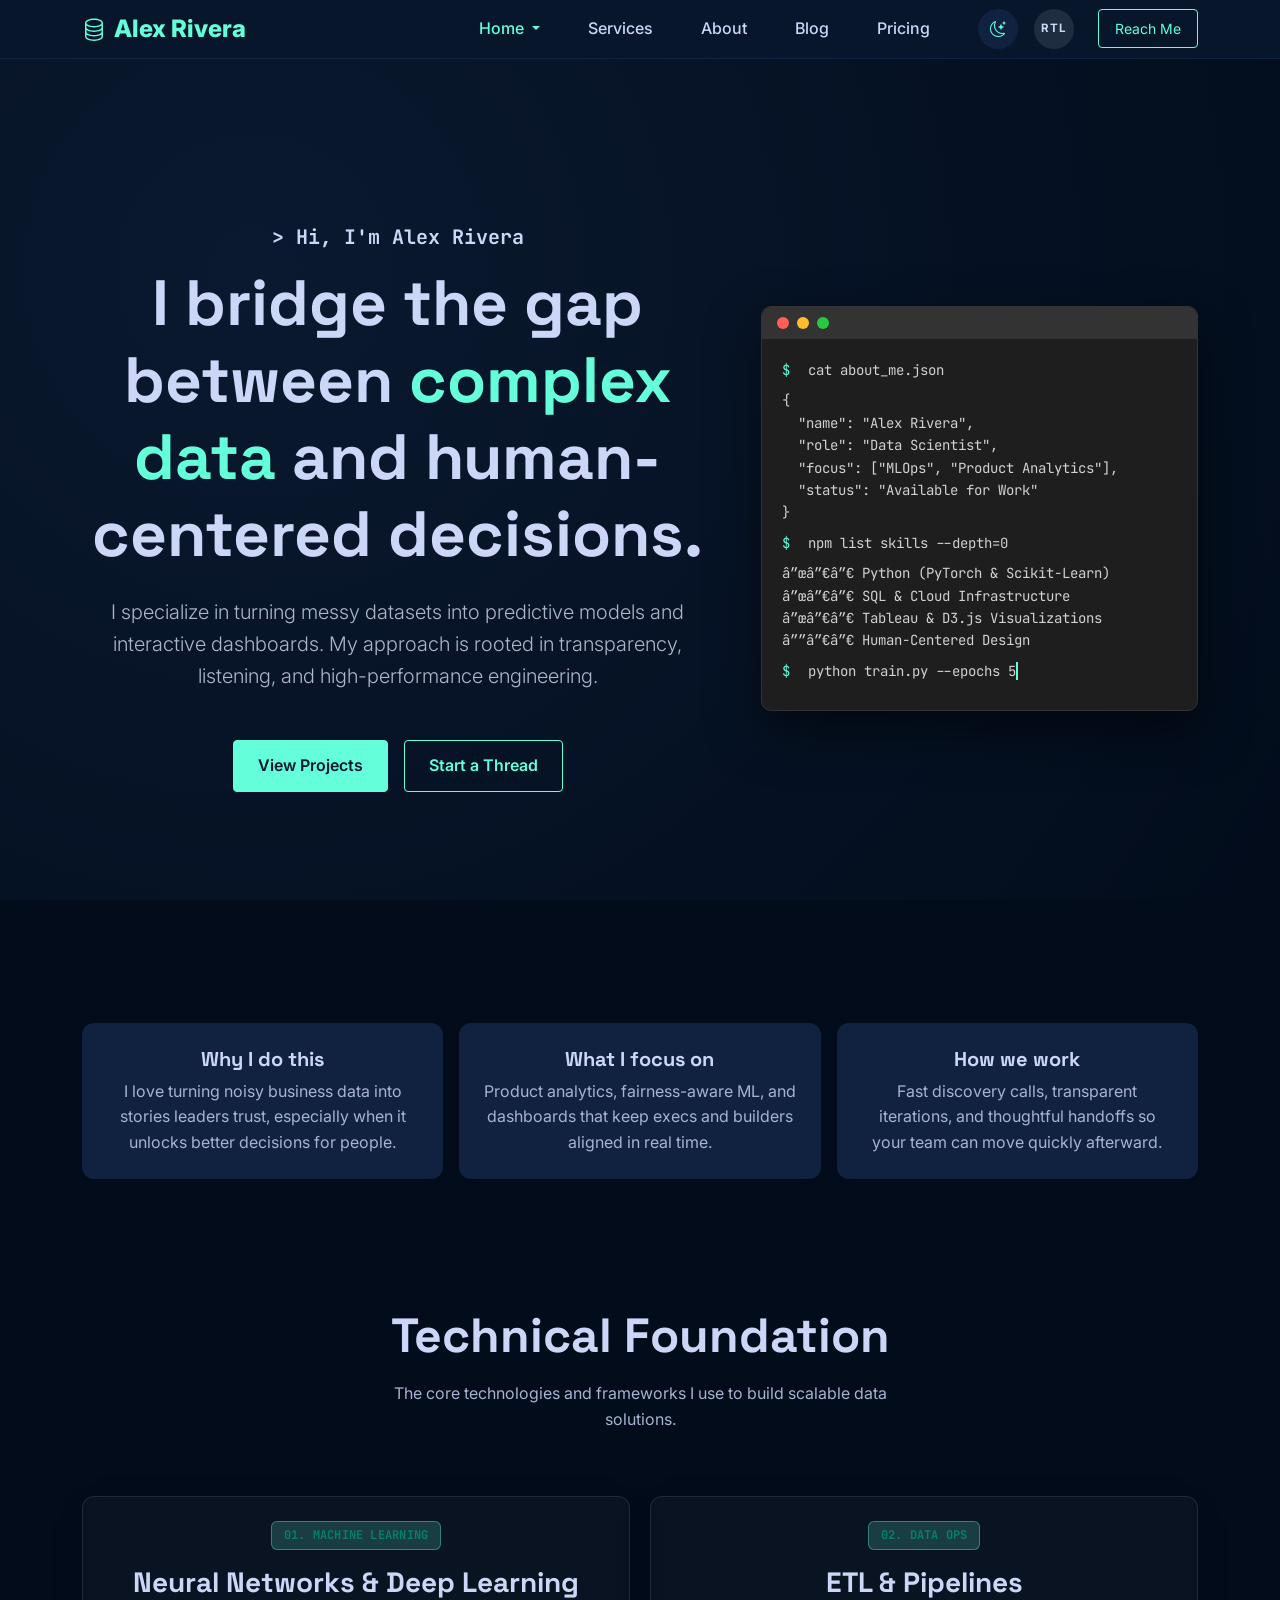
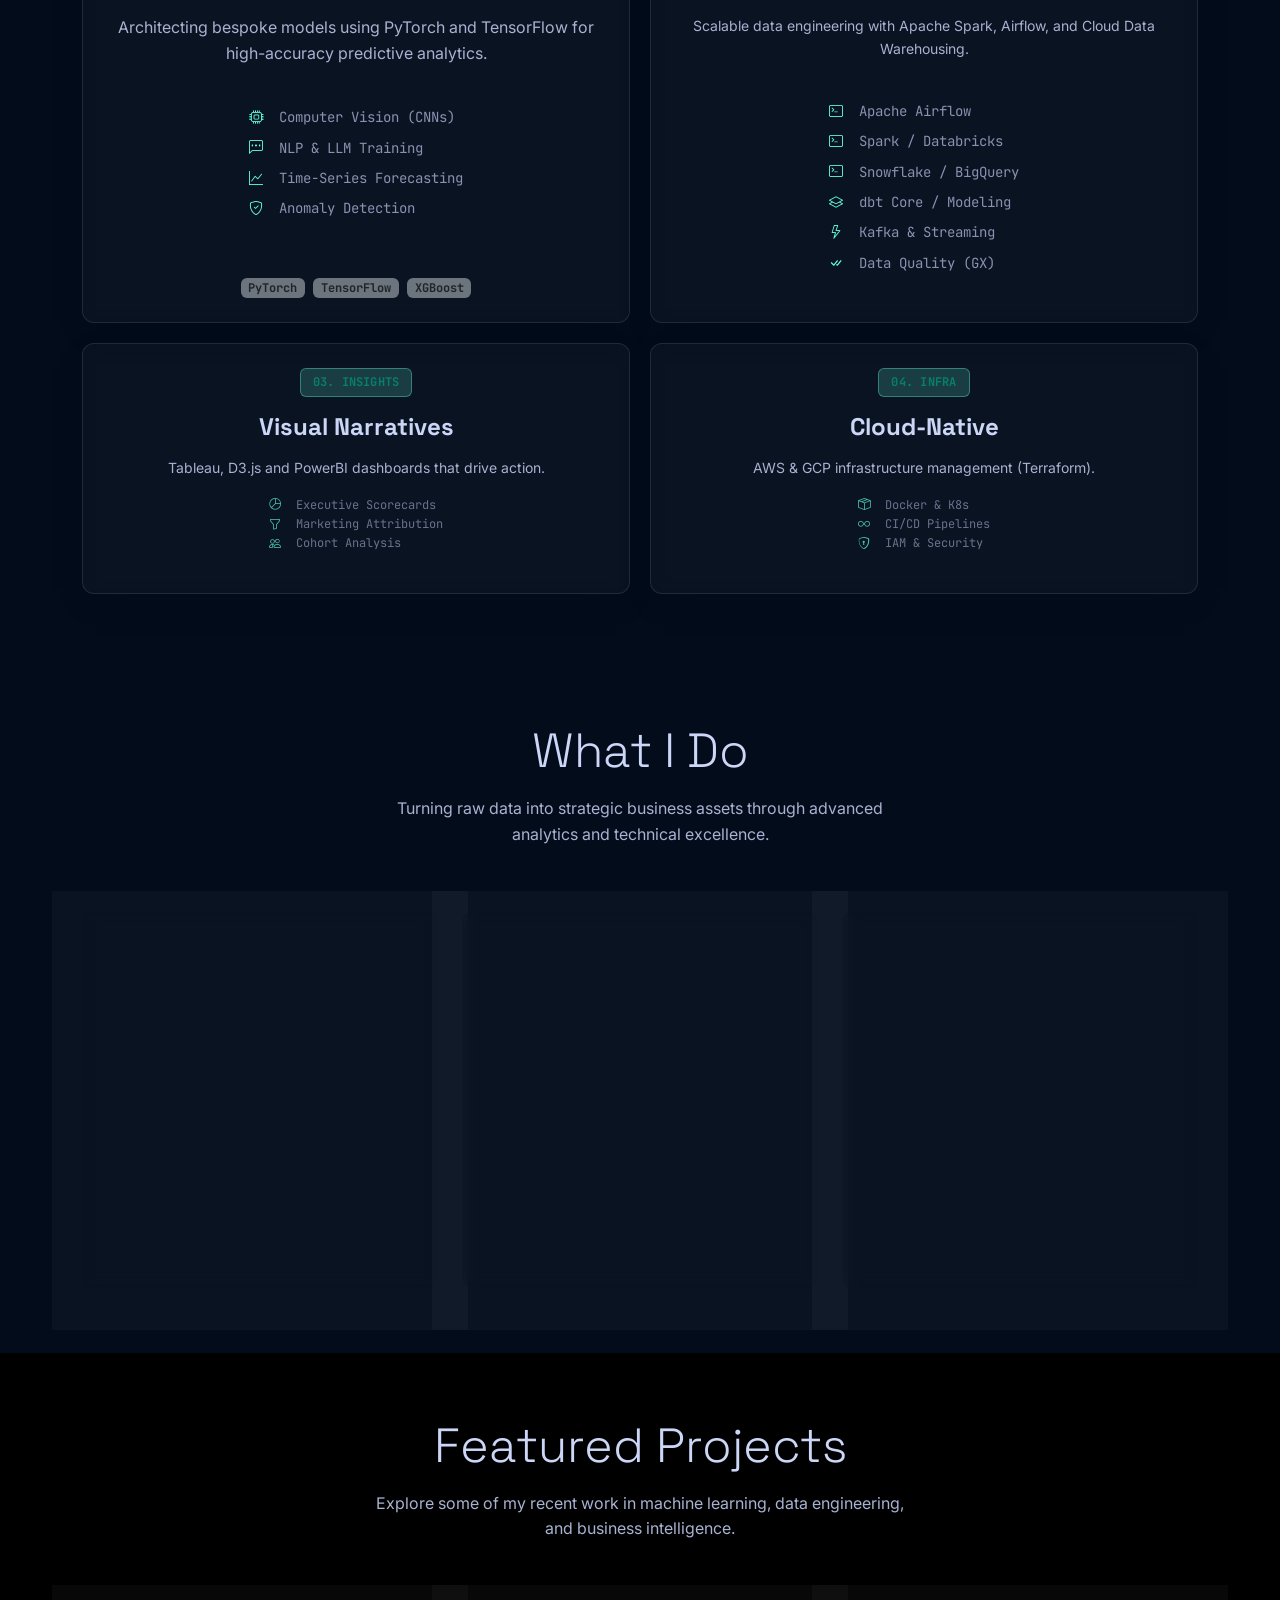
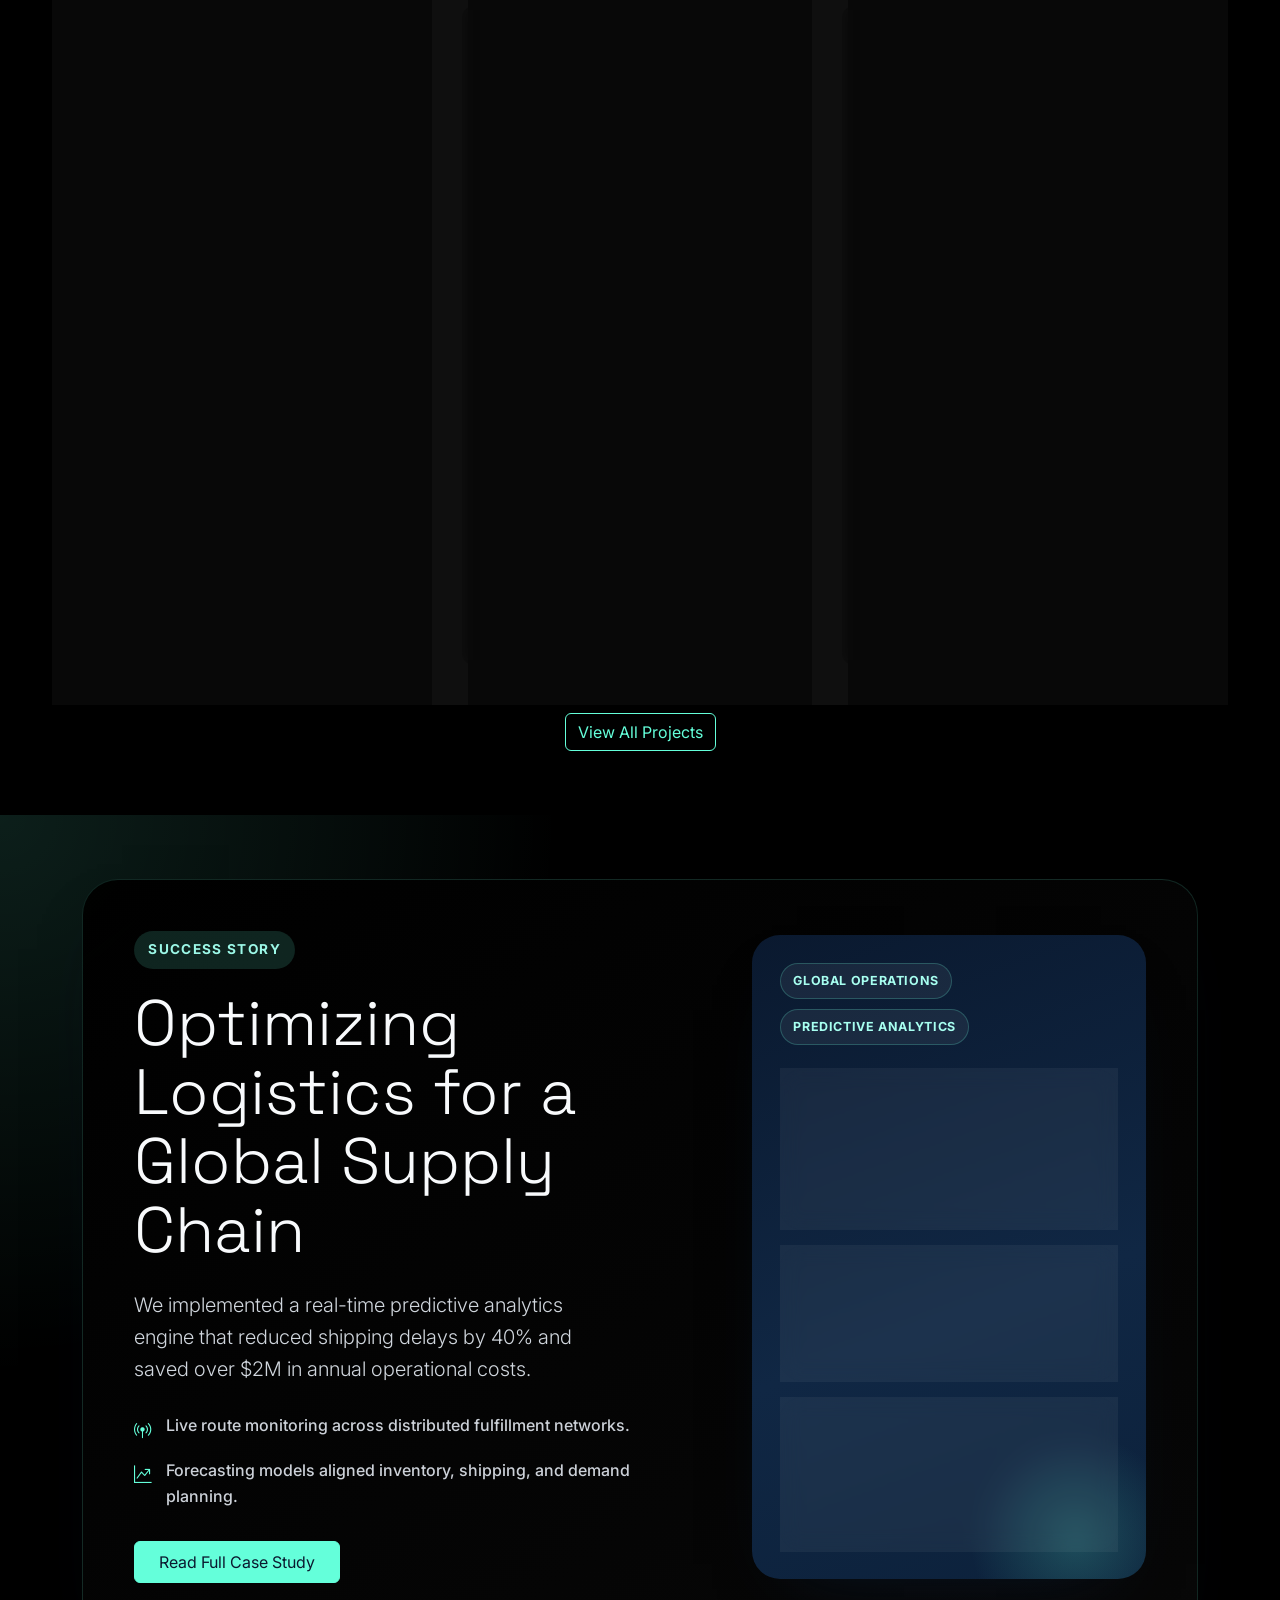
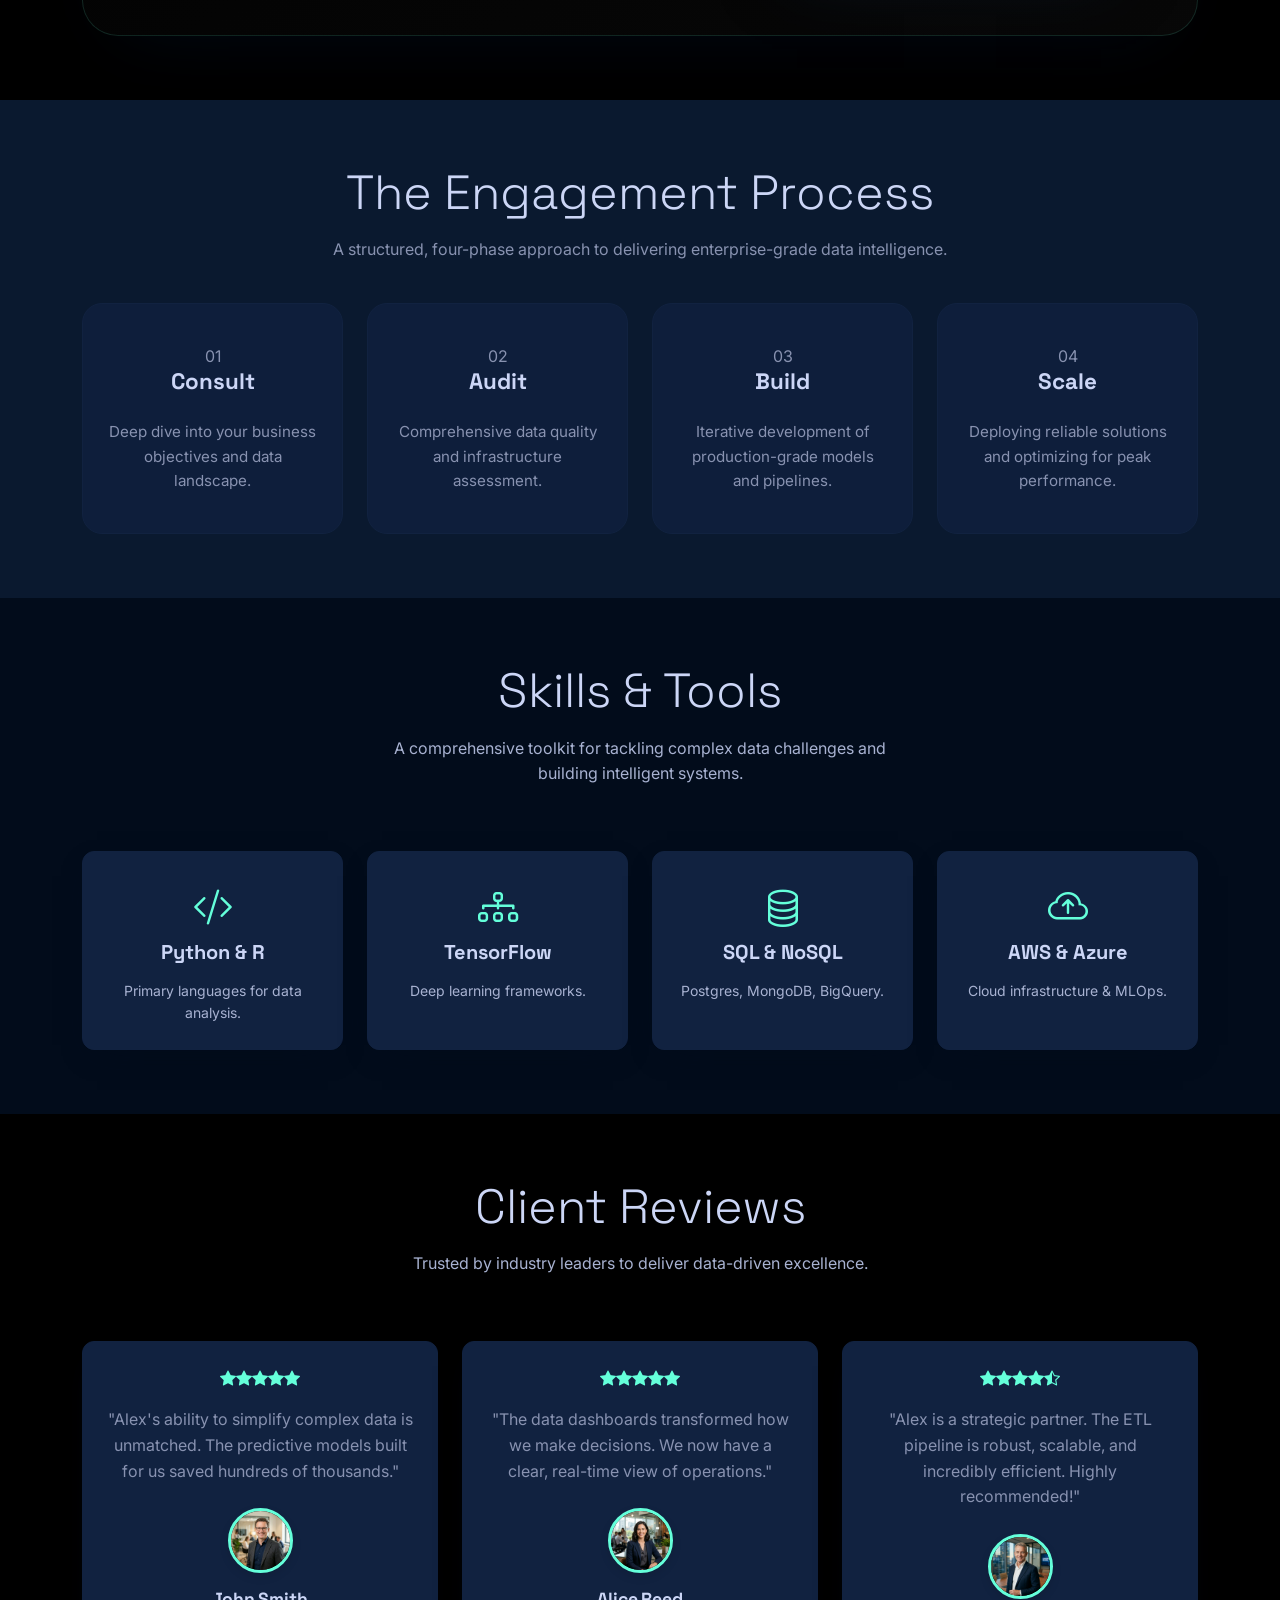
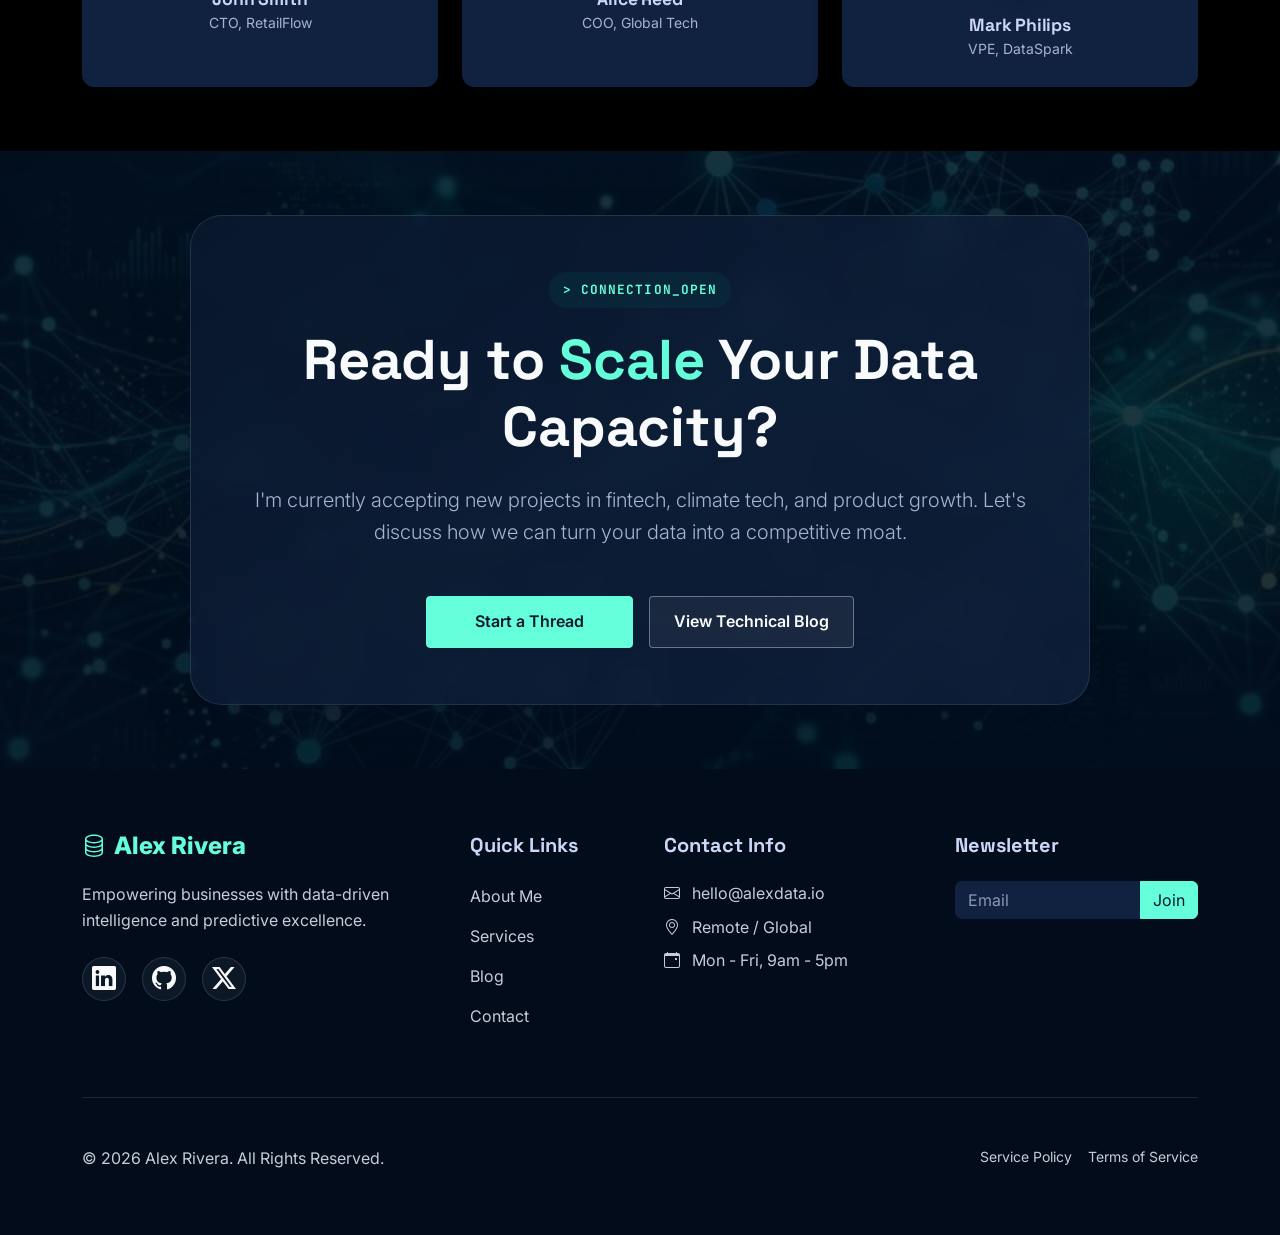
<file: index.html>
<!DOCTYPE html>
<html lang="en" dir="ltr">
<head>
    <meta charset="UTF-8">
    <meta name="viewport" content="width=device-width, initial-scale=1.0">
    <title>Alex Rivera | Freelance Data Scientist & ML Engineer</title>
    <link rel="icon" type="image/svg+xml" href="assets/images/favicon.svg">
    <meta name="description" content="Senior Freelance Data Scientist specializing in Machine Learning, Predictive Analytics, and Data Visualization. Turning complex data into actionable insights.">
    <meta name="keywords" content="Data Scientist, Freelance, Machine Learning, AI, Python, Tableau, Data Portfolio">
    
    <!-- CSS -->
    <link href="https://cdn.jsdelivr.net/npm/bootstrap@5.3.0/dist/css/bootstrap.min.css" rel="stylesheet">
    <link href="https://cdn.jsdelivr.net/npm/bootstrap-icons@1.11.0/font/bootstrap-icons.css" rel="stylesheet">
    <link rel="preconnect" href="https://fonts.googleapis.com">
    <link rel="preconnect" href="https://fonts.gstatic.com" crossorigin>
    <link href="https://fonts.googleapis.com/css2?family=Inter:wght@400;500;600;700;800&family=Space+Grotesk:wght@400;500;600;700&family=JetBrains+Mono:wght@400;500&display=swap" rel="stylesheet">
    <link rel="stylesheet" href="assets/css/style.css">

    <!-- Schema.org JSON-LD -->
    <script type="application/ld+json">
    {
      "@context": "https://schema.org",
      "@type": "Person",
      "name": "Alex Rivera",
      "jobTitle": "Freelance Data Scientist",
      "url": "https://alexdata.io",
      "sameAs": [
        "https://github.com/alexdata",
        "https://linkedin.com/in/alexdata"
      ]
    }
    </script>
</head>
<body>
    <div class="data-grid-overlay"></div>
    <!-- Preloader -->
    <div id="preloader">
        <div class="spinner"></div>
    </div>
    <!-- Header / Navbar -->
    <nav class="navbar navbar-expand-xl sticky-top">
        <div class="container">
            <a class="navbar-brand" href="index.html">
                <svg class="me-2" xmlns="http://www.w3.org/2000/svg" width="1em" height="1em" fill="currentColor" viewBox="0 0 16 16" style="vertical-align: -0.125em;"><path d="M4.318 2.687C5.234 2.271 6.536 2 8 2s2.766.27 3.682.687C12.644 3.125 13 3.627 13 4c0 .374-.356.875-1.318 1.313C10.766 5.729 9.464 6 8 6s-2.766-.27-3.682-.687C3.356 4.875 3 4.373 3 4c0-.374.356-.875 1.318-1.313ZM13 5.698V7c0 .374-.356.875-1.318 1.313C10.766 8.729 9.464 9 8 9s-2.766-.27-3.682-.687C3.356 7.875 3 7.373 3 7V5.698c.271.202.58.378.904.525C4.978 6.711 6.427 7 8 7s3.022-.289 4.096-.777A4.92 4.92 0 0 0 13 5.698ZM14 4c0-1.007-.875-1.755-1.904-2.223C11.022 1.289 9.573 1 8 1s-3.022.289-4.096.777C2.875 2.245 2 2.993 2 4v9c0 1.007.875 1.755 1.904 2.223C4.978 15.71 6.427 16 8 16s3.022-.289 4.096-.777C13.125 14.755 14 14.007 14 13V4Zm-1 4.698V10c0 .374-.356.875-1.318 1.313C10.766 11.729 9.464 12 8 12s-2.766-.27-3.682-.687C3.356 10.875 3 10.373 3 10V8.698c.271.202.58.378.904.525C4.978 9.71 6.427 10 8 10s3.022-.289 4.096-.777A4.92 4.92 0 0 0 13 8.698Zm0 3V13c0 .374-.356.875-1.318 1.313C10.766 14.729 9.464 15 8 15s-2.766-.27-3.682-.687C3.356 13.875 3 13.373 3 13v-1.302c.271.202.58.378.904.525C4.978 12.71 6.427 13 8 13s3.022-.289 4.096-.777c.324-.147.633-.323.904-.525Z"/></svg>Alex Rivera
            </a>
            <button class="navbar-toggler" type="button" data-bs-toggle="collapse" data-bs-target="#navbarNav">
                <span class="bi bi-list text-secondary fs-1"></span>
            </button>
            <div class="collapse navbar-collapse" id="navbarNav">
                <ul class="navbar-nav ms-auto align-items-start align-items-xl-center gap-2 gap-lg-3">
                    <li class="nav-item dropdown">
                        <a class="nav-link dropdown-toggle active" href="#" id="homeDropdown" role="button" data-bs-toggle="dropdown" aria-expanded="false">
                            Home
                        </a>
                        <ul class="dropdown-menu border-secondary" aria-labelledby="homeDropdown">
                            <li><a class="dropdown-item" href="index.html">Home 1</a></li>
                            <li><a class="dropdown-item" href="home2.html">Home 2</a></li>
                        </ul>
                    </li>
                    <li class="nav-item"><a class="nav-link" href="services.html">Services</a></li>
                    <li class="nav-item"><a class="nav-link" href="about.html">About</a></li>
                    <li class="nav-item"><a class="nav-link" href="blog.html">Blog</a></li>
                    <li class="nav-item"><a class="nav-link" href="pricing.html">Pricing</a></li>
                    <!-- Action Buttons -->
                    <li class="nav-item ms-lg-3 mt-3 mt-xl-0">
                        <button id="theme-toggle" class="btn-icon-circle btn-icon-circle--dark" aria-label="Toggle Dark Mode">
                            <i class="bi bi-moon-stars"></i>
                        </button>
                    </li>
                    <li class="nav-item">
                        <button id="rtl-toggle" class="btn-icon-circle btn-icon-circle--label" aria-label="Toggle RTL">RTL</button>
                    </li>
                    <li class="nav-item ms-lg-2">
                    <a href="contact.html" class="btn btn-outline-custom btn-sm py-2 px-3">Reach Me</a>
                    </li>
                </ul>
            </div>
        </div>
    </nav>


    <!-- Hero Section -->
    <header class="hero-section">
        <div class="container">
            <div class="row align-items-center g-5">
                <div class="col-lg-7 text-center">
                    <h5 class="text-secondary mb-3 font-mono">> Hi, I'm Alex Rivera</h5>
                    <h1 class="display-3 mb-4 fw-bold">I bridge the gap between <span class="text-secondary">complex data</span> and human-centered decisions.</h1>
                    <p class="lead mb-5 text-muted">I specialize in turning messy datasets into predictive models and interactive dashboards. My approach is rooted in transparency, listening, and high-performance engineering.</p>
                    <div class="d-flex gap-3 justify-content-center">
                        <a href="blog.html" class="btn-custom btn-primary-custom">View Projects</a>
                        <a href="contact.html" class="btn-custom btn-outline-custom">Start a Thread</a>
                    </div>
                </div>
                <div class="col-lg-5">
                    <div class="terminal-window">
                        <div class="terminal-header">
                            <div class="dot dot--red"></div>
                            <div class="dot dot--yellow"></div>
                            <div class="dot dot--green"></div>
                        </div>
                        <div class="terminal-body">
                            <div class="terminal-line"><span class="terminal-prompt">$</span> cat about_me.json</div>
                            <div class="terminal-line">{
  "name": "Alex Rivera",
  "role": "Data Scientist",
  "focus": ["MLOps", "Product Analytics"],
  "status": "Available for Work"
}</div>
                            <div class="terminal-line"><span class="terminal-prompt">$</span> npm list skills --depth=0</div>
                            <div class="terminal-line">â”œâ”€â”€ Python (PyTorch & Scikit-Learn)
â”œâ”€â”€ SQL & Cloud Infrastructure
â”œâ”€â”€ Tableau & D3.js Visualizations
â””â”€â”€ Human-Centered Design</div>
                            <div class="terminal-line"><span class="terminal-prompt">$</span> <span class="typing-text">_</span></div>
                        </div>
                    </div>
                </div>
            </div>
        </div>
    </header>

    <section class="section-padding">
        <div class="container">
            <div class="row g-3 justify-content-center text-center">
                <div class="col-md-4">
                    <div class="card-custom h-100 border-0 shadow-sm">
                        <h5 class="fw-bold mb-2">Why I do this</h5>
                        <p class="text-muted mb-0">I love turning noisy business data into stories leaders trust, especially when it unlocks better decisions for people.</p>
                    </div>
                </div>
                <div class="col-md-4">
                    <div class="card-custom h-100 border-0 shadow-sm">
                        <h5 class="fw-bold mb-2">What I focus on</h5>
                        <p class="text-muted mb-0">Product analytics, fairness-aware ML, and dashboards that keep execs and builders aligned in real time.</p>
                    </div>
                </div>
                <div class="col-md-4">
                    <div class="card-custom h-100 border-0 shadow-sm">
                        <h5 class="fw-bold mb-2">How we work</h5>
                        <p class="text-muted mb-0">Fast discovery calls, transparent iterations, and thoughtful handoffs so your team can move quickly afterward.</p>
                    </div>
                </div>
            </div>
        </div>
    </section>

    <!-- Stats Section -->
    </section>

    <!-- Technical Stack (Bento Grid) -->
    <section class="section-padding">
        <div class="container">
            <div class="row justify-content-center mb-5">
                <div class="col-lg-6 text-center">
                    <h2 class="display-5 fw-bold">Technical Foundation</h2>
                    <p class="text-muted">The core technologies and frameworks I use to build scalable data solutions.</p>
                </div>
            </div>
            <div class="bento-grid">
                <!-- Large Item: Core ML -->
                <div class="bento-item bento-item--large">
                    <div class="card-custom glass-card p-4 d-flex flex-column justify-content-between text-center">
                        <div>
                            <span class="badge featured-project-badge mb-3 font-mono">01. MACHINE LEARNING</span>
                            <h3 class="fw-bold">Neural Networks & Deep Learning</h3>
                            <p class="text-muted">Architecting bespoke models using PyTorch and TensorFlow for high-accuracy predictive analytics.</p>
                            <ul class="list-unstyled mt-4 font-mono small d-inline-block text-start">
                                <li class="mb-2"><i class="bi bi-cpu text-secondary me-2"></i> Computer Vision (CNNs)</li>
                                <li class="mb-2"><i class="bi bi-chat-left-dots text-secondary me-2"></i> NLP & LLM Training</li>
                                <li class="mb-2"><i class="bi bi-graph-up text-secondary me-2"></i> Time-Series Forecasting</li>
                                <li class="mb-2"><i class="bi bi-shield-check text-secondary me-2"></i> Anomaly Detection</li>
                            </ul>
                        </div>
                        <div class="d-flex gap-2 justify-content-center">
                            <span class="badge bg-secondary text-dark font-mono">PyTorch</span>
                            <span class="badge bg-secondary text-dark font-mono">TensorFlow</span>
                            <span class="badge bg-secondary text-dark font-mono">XGBoost</span>
                        </div>
                    </div>
                </div>
                <!-- Tall Item: Data Pipelines -->
                <div class="bento-item bento-item--tall">
                    <div class="card-custom glass-card p-4 text-center">
                        <span class="badge featured-project-badge mb-3 font-mono">02. DATA OPS</span>
                        <h3 class="fw-bold">ETL & Pipelines</h3>
                        <p class="text-muted small">Scalable data engineering with Apache Spark, Airflow, and Cloud Data Warehousing.</p>
                        <ul class="list-unstyled mt-4 font-mono small d-inline-block text-start">
                            <li class="mb-2"><i class="bi bi-terminal text-secondary me-2"></i> Apache Airflow</li>
                            <li class="mb-2"><i class="bi bi-terminal text-secondary me-2"></i> Spark / Databricks</li>
                            <li class="mb-2"><i class="bi bi-terminal text-secondary me-2"></i> Snowflake / BigQuery</li>
                            <li class="mb-2"><i class="bi bi-layers text-secondary me-2"></i> dbt Core / Modeling</li>
                            <li class="mb-2"><i class="bi bi-lightning text-secondary me-2"></i> Kafka & Streaming</li>
                            <li class="mb-2"><i class="bi bi-check-all text-secondary me-2"></i> Data Quality (GX)</li>
                        </ul>
                    </div>
                </div>
                <!-- Regular Item: Visualization -->
                <div class="bento-item">
                    <div class="card-custom glass-card p-4 text-center">
                        <span class="badge featured-project-badge mb-3 font-mono">03. INSIGHTS</span>
                        <h4 class="fw-bold">Visual Narratives</h4>
                        <p class="text-muted small mb-3">Tableau, D3.js and PowerBI dashboards that drive action.</p>
                        <ul class="list-unstyled font-mono x-small opacity-75 d-inline-block text-start">
                            <li><i class="bi bi-pie-chart text-secondary me-2"></i> Executive Scorecards</li>
                            <li><i class="bi bi-funnel text-secondary me-2"></i> Marketing Attribution</li>
                            <li><i class="bi bi-people text-secondary me-2"></i> Cohort Analysis</li>
                        </ul>
                    </div>
                </div>
                <!-- Regular Item: Cloud -->
                <div class="bento-item">
                    <div class="card-custom glass-card p-4 text-center">
                        <span class="badge featured-project-badge mb-3 font-mono">04. INFRA</span>
                        <h4 class="fw-bold">Cloud-Native</h4>
                        <p class="text-muted small mb-3">AWS & GCP infrastructure management (Terraform).</p>
                        <ul class="list-unstyled font-mono x-small opacity-75 d-inline-block text-start">
                            <li><i class="bi bi-box-seam text-secondary me-2"></i> Docker & K8s</li>
                            <li><i class="bi bi-infinity text-secondary me-2"></i> CI/CD Pipelines</li>
                            <li><i class="bi bi-shield-lock text-secondary me-2"></i> IAM & Security</li>
                        </ul>
                    </div>
                </div>
            </div>
        </div>
    </section>

    <!-- Services Overview -->
    <section class="section-padding">
        <div class="container">
            <div class="row justify-content-center mb-5">
                <div class="col-lg-6 text-center">
                    <h2 class="display-5">What I Do</h2>
                    <p class="text-muted">Turning raw data into strategic business assets through advanced analytics and technical excellence.</p>
                </div>
            </div>
            <div class="row g-4">
                <div class="col-lg-4">
                    <div class="card-custom text-center service-card glass-card">
                        <div class="service-card-image-wrap mb-4">
                            <img src="assets/images/service-ml-new.png" alt="Machine Learning" class="service-card-img">
                        </div>
                        <h3>Machine Learning</h3>
                        <p class="text-muted">Building predictive models that forecast outcomes and automate decision-making processes.</p>
                        <a href="service-details.html" class="text-secondary">Learn more <i class="bi bi-arrow-right"></i></a>
                    </div>
                </div>
                <div class="col-lg-4">
                    <div class="card-custom text-center service-card glass-card">
                        <div class="service-card-image-wrap mb-4">
                            <img src="assets/images/service-bi-new.png" alt="BI & Visualization" class="service-card-img">
                        </div>
                        <h3>BI & Visualization</h3>
                        <p class="text-muted">Creating intuitive Tableau and PowerBI dashboards that make complex insights easy to digest.</p>
                        <a href="service-details.html" class="text-secondary">Learn more <i class="bi bi-arrow-right"></i></a>
                    </div>
                </div>
                <div class="col-lg-4">
                    <div class="card-custom text-center service-card glass-card">
                        <div class="service-card-image-wrap mb-4">
                            <img src="assets/images/service-data-new.png" alt="Data Engineering" class="service-card-img">
                        </div>
                        <h3>Data Engineering</h3>
                        <p class="text-muted">Architecting robust data pipelines and ETL processes to ensure clean, reliable data flow.</p>
                        <a href="service-details.html" class="text-secondary">Learn more <i class="bi bi-arrow-right"></i></a>
                    </div>
                </div>
            </div>
        </div>
    </section>

    <!-- Featured Projects -->
    <section id="projects" class="section-padding bg-light-subtle">
        <div class="container">
            <div class="row justify-content-center mb-5">
                <div class="col-lg-6 text-center">
                    <h2 class="display-5">Featured Projects</h2>
                    <p class="text-muted">Explore some of my recent work in machine learning, data engineering, and business intelligence.</p>
                </div>
            </div>
            <div class="row g-4">
                <div class="col-lg-4 col-md-6">
                    <div class="card-custom text-center service-card glass-card">
                        <img src="assets/images/service_ml.png" alt="Predictive Analytics" class="img-fluid w-100">
                        <div class="featured-project-card__body p-4 text-center">
                            <span class="badge featured-project-badge mb-2">Machine Learning</span>
                            <h4>E-commerce Demand Forecasting</h4>
                            <p class="text-muted small">Developed a time-series model that improved inventory accuracy by 25% for a global retailer.</p>
                            <a href="blog-details.html" class="text-secondary fw-bold">View Case Study <i class="bi bi-arrow-right"></i></a>
                        </div>
                    </div>
                </div>
                <div class="col-lg-4 col-md-6">
                    <div class="card-custom text-center service-card glass-card">
                        <img src="assets/images/service_bi.png" alt="Real-time Dashboard" class="img-fluid w-100">
                        <div class="featured-project-card__body p-4 text-center">
                            <span class="badge featured-project-badge mb-2">BI & Visualization</span>
                            <h4>Executive Performance Hub</h4>
                            <p class="text-muted small">Built a real-time Tableau dashboard consolidating data from 12 separate sources for C-level insights.</p>
                            <a href="blog-details.html" class="text-secondary fw-bold">View Case Study <i class="bi bi-arrow-right"></i></a>
                        </div>
                    </div>
                </div>
                <div class="col-lg-4 col-md-6">
                    <div class="card-custom text-center service-card glass-card">
                        <img src="assets/images/service_eng.png" alt="Data Pipeline" class="img-fluid w-100">
                        <div class="featured-project-card__body p-4 text-center">
                            <span class="badge featured-project-badge mb-2">Data Engineering</span>
                            <h4>Scalable ETL Infrastructure</h4>
                            <p class="text-muted small">Architected a cloud-native pipeline handling 50TB+ of daily log data with sub-second latency.</p>
                            <a href="blog-details.html" class="text-secondary fw-bold">View Case Study <i class="bi bi-arrow-right"></i></a>
                        </div>
                    </div>
                </div>
            </div>
            <div class="text-center mt-5">
                <a href="blog.html" class="btn btn-outline-custom">View All Projects</a>
            </div>
        </div>
    </section>
    <!-- Success Story -->
    <section class="success-story-section section-padding">
        <div class="container">
            <div class="success-story-shell glass-card">
                <div class="row align-items-center g-5">
                    <div class="col-xl-7">
                        <div class="success-story-copy">
                            <span class="success-story-label">Success Story</span>
                            <h2 class="success-story-title display-3 text-start">Optimizing Logistics for a Global Supply Chain</h2>
                            <p class="lead success-story-description">We implemented a real-time predictive analytics engine that reduced shipping delays by 40% and saved over $2M in annual operational costs.</p>
                            <div class="success-story-highlights">
                                <div class="success-story-point">
                                    <i class="bi bi-broadcast-pin"></i>
                                    <span>Live route monitoring across distributed fulfillment networks.</span>
                                </div>
                                <div class="success-story-point">
                                    <i class="bi bi-graph-up-arrow"></i>
                                    <span>Forecasting models aligned inventory, shipping, and demand planning.</span>
                                </div>
                            </div>
                            <a href="blog-details.html" class="btn btn-primary-custom px-4 py-2">Read Full Case Study</a>
                        </div>
                    </div>
                    <div class="col-xl-5">
                        <div class="success-story-panel">
                            <div class="success-story-panel-header">
                                <span class="success-story-chip">Global Operations</span>
                                <span class="success-story-chip">Predictive Analytics</span>
                            </div>
                            <div class="success-story-stats">
                                <div class="success-story-stat-card">
                                    <h3>40%</h3>
                                    <p>Reduction in shipping delays after rollout.</p>
                                </div>
                                <div class="success-story-stat-card">
                                    <h3>$2M+</h3>
                                    <p>Annual operational savings unlocked.</p>
                                </div>
                                <div class="success-story-stat-card success-story-stat-card-wide">
                                    <h4>Outcome</h4>
                                    <p>A faster, more resilient logistics system with clearer forecasting and better executive visibility.</p>
                                </div>
                            </div>
                        </div>
                    </div>
                </div>
            </div>
        </div>
    </section>


    <!-- Engagement Process -->
    <section class="engagement-section">
        <div class="container text-center">
            <div class="engagement-header">
                <h2 class="display-5">The Engagement Process</h2>
                <p>A structured, four-phase approach to delivering enterprise-grade data intelligence.</p>
            </div>
            <div class="row g-4 mt-2">
                <div class="col-lg-3 col-md-6">
                    <div class="process-card">
                        <div class="process-number-circle">01</div>
                        <h4>Consult</h4>
                        <p>Deep dive into your business objectives and data landscape.</p>
                    </div>
                </div>
                <div class="col-lg-3 col-md-6">
                    <div class="process-card">
                        <div class="process-number-circle">02</div>
                        <h4>Audit</h4>
                        <p>Comprehensive data quality and infrastructure assessment.</p>
                    </div>
                </div>
                <div class="col-lg-3 col-md-6">
                    <div class="process-card">
                        <div class="process-number-circle">03</div>
                        <h4>Build</h4>
                        <p>Iterative development of production-grade models and pipelines.</p>
                    </div>
                </div>
                <div class="col-lg-3 col-md-6">
                    <div class="process-card">
                        <div class="process-number-circle">04</div>
                        <h4>Scale</h4>
                        <p>Deploying reliable solutions and optimizing for peak performance.</p>
                    </div>
                </div>
            </div>
        </div>
    </section>

    <!-- Skills & Tools -->
    <section id="skills" class="section-padding">
        <div class="container">
            <div class="row justify-content-center mb-5">
                <div class="col-lg-6 text-center">
                    <h2 class="display-5">Skills & Tools</h2>
                    <p class="text-muted">A comprehensive toolkit for tackling complex data challenges and building intelligent systems.</p>
                </div>
            </div>
            <div class="row g-4 justify-content-center text-center">
                <div class="col-lg-3 col-md-4 col-6">
                    <div class="card-custom">
                        <i class="bi bi-code-slash text-secondary fs-1 mb-3"></i>
                        <h5>Python & R</h5>
                        <p class="small text-muted mb-0">Primary languages for data analysis.</p>
                    </div>
                </div>
                <div class="col-lg-3 col-md-4 col-6">
                    <div class="card-custom">
                        <i class="bi bi-diagram-3 text-secondary fs-1 mb-3"></i>
                        <h5>TensorFlow</h5>
                        <p class="small text-muted mb-0">Deep learning frameworks.</p>
                    </div>
                </div>
                <div class="col-lg-3 col-md-4 col-6">
                    <div class="card-custom">
                        <i class="bi bi-database text-secondary fs-1 mb-3"></i>
                        <h5>SQL & NoSQL</h5>
                        <p class="small text-muted mb-0">Postgres, MongoDB, BigQuery.</p>
                    </div>
                </div>
                <div class="col-lg-3 col-md-4 col-6">
                    <div class="card-custom">
                        <i class="bi bi-cloud-arrow-up text-secondary fs-1 mb-3"></i>
                        <h5>AWS & Azure</h5>
                        <p class="small text-muted mb-0">Cloud infrastructure & MLOps.</p>
                    </div>
                </div>
            </div>
        </div>
    </section>

    <!-- Testimonials -->
    <section id="testimonials" class="section-padding bg-light-subtle">
        <div class="container">
            <div class="row justify-content-center mb-5">
                <div class="col-lg-6 text-center">
                    <h2 class="display-5">Client Reviews</h2>
                    <p class="text-muted">Trusted by industry leaders to deliver data-driven excellence.</p>
                </div>
            </div>
            <div class="row g-4">
                <div class="col-lg-4">
                    <div class="card-custom text-center">
                        <div class="text-secondary mb-3"><i class="bi bi-star-fill"></i><i class="bi bi-star-fill"></i><i class="bi bi-star-fill"></i><i class="bi bi-star-fill"></i><i class="bi bi-star-fill"></i></div>
                        <p class="mb-4">"Alex's ability to simplify complex data is unmatched. The predictive models built for us saved hundreds of thousands."</p>
                         <div class="d-flex flex-column align-items-center">
                            <div class="avatar-wrapper mb-3">
                                <img src="assets/images/avatar_john.png" alt="John Smith" class="testimonial-avatar">
                            </div>
                            <div class="testimonial-info">
                                <h6 class="mb-0 fw-bold text-heading">John Smith</h6>
                                <small class="text-muted">CTO, RetailFlow</small>
                            </div>
                        </div>
                    </div>
                </div>
                <div class="col-lg-4">
                    <div class="card-custom text-center">
                        <div class="text-secondary mb-3"><i class="bi bi-star-fill"></i><i class="bi bi-star-fill"></i><i class="bi bi-star-fill"></i><i class="bi bi-star-fill"></i><i class="bi bi-star-fill"></i></div>
                        <p class="mb-4">"The data dashboards transformed how we make decisions. We now have a clear, real-time view of operations."</p>
                         <div class="d-flex flex-column align-items-center">
                            <div class="avatar-wrapper mb-3">
                                <img src="assets/images/avatar_alice.png" alt="Alice Reed" class="testimonial-avatar">
                            </div>
                            <div class="testimonial-info">
                                <h6 class="mb-0 fw-bold text-heading">Alice Reed</h6>
                                <small class="text-muted">COO, Global Tech</small>
                            </div>
                        </div>
                    </div>
                </div>
                <div class="col-lg-4">
                    <div class="card-custom text-center">
                        <div class="text-secondary mb-3"><i class="bi bi-star-fill"></i><i class="bi bi-star-fill"></i><i class="bi bi-star-fill"></i><i class="bi bi-star-fill"></i><i class="bi bi-star-half"></i></div>
                        <p class="mb-4">"Alex is a strategic partner. The ETL pipeline is robust, scalable, and incredibly efficient. Highly recommended!"</p>
                         <div class="d-flex flex-column align-items-center">
                            <div class="avatar-wrapper mb-3">
                                <img src="assets/images/avatar_mark.png" alt="Mark Philips" class="testimonial-avatar">
                            </div>
                            <div class="testimonial-info">
                                <h6 class="mb-0 fw-bold text-heading">Mark Philips</h6>
                                <small class="text-muted">VPE, DataSpark</small>
                            </div>
                        </div>
                    </div>
                </div>
            </div>
        </div>
    </section>

    <section id="cta" class="section-padding text-center">
        <div class="container">
            <div class="cta-shell glass-card mx-auto">
                <span class="contact-hero-kicker font-mono">> CONNECTION_OPEN</span>
                <h2 class="display-4 mb-4 fw-bold">Ready to <span class="text-secondary">Scale</span> Your Data Capacity?</h2>
                <p class="lead mb-5 text-muted mx-auto" style="max-width: 800px;">I'm currently accepting new projects in fintech, climate tech, and product growth. Let's discuss how we can turn your data into a competitive moat.</p>
                <div class="d-flex justify-content-center gap-3 flex-wrap">
                    <a href="contact.html" class="btn-custom btn-primary-custom px-5">Start a Thread</a>
                    <a href="blog.html" class="btn-custom btn-outline-custom">View Technical Blog</a>
                </div>
            </div>
        </div>
    </section>
    <!-- Footer -->
    <footer class="section-padding text-light" style="background-color: var(--footer-bg);">
        <div class="container">
            <div class="row g-5">
                <div class="col-lg-4">
                    <a class="navbar-brand text-secondary fs-3 mb-4 d-block" href="index.html"><svg class="me-2" xmlns="http://www.w3.org/2000/svg" width="1em" height="1em" fill="currentColor" viewBox="0 0 16 16" style="vertical-align: -0.125em;"><path d="M4.318 2.687C5.234 2.271 6.536 2 8 2s2.766.27 3.682.687C12.644 3.125 13 3.627 13 4c0 .374-.356.875-1.318 1.313C10.766 5.729 9.464 6 8 6s-2.766-.27-3.682-.687C3.356 4.875 3 4.373 3 4c0-.374.356-.875 1.318-1.313ZM13 5.698V7c0 .374-.356.875-1.318 1.313C10.766 8.729 9.464 9 8 9s-2.766-.27-3.682-.687C3.356 7.875 3 7.373 3 7V5.698c.271.202.58.378.904.525C4.978 6.711 6.427 7 8 7s3.022-.289 4.096-.777A4.92 4.92 0 0 0 13 5.698ZM14 4c0-1.007-.875-1.755-1.904-2.223C11.022 1.289 9.573 1 8 1s-3.022.289-4.096.777C2.875 2.245 2 2.993 2 4v9c0 1.007.875 1.755 1.904 2.223C4.978 15.71 6.427 16 8 16s3.022-.289 4.096-.777C13.125 14.755 14 14.007 14 13V4Zm-1 4.698V10c0 .374-.356.875-1.318 1.313C10.766 11.729 9.464 12 8 12s-2.766-.27-3.682-.687C3.356 10.875 3 10.373 3 10V8.698c.271.202.58.378.904.525C4.978 9.71 6.427 10 8 10s3.022-.289 4.096-.777A4.92 4.92 0 0 0 13 8.698Zm0 3V13c0 .374-.356.875-1.318 1.313C10.766 14.729 9.464 15 8 15s-2.766-.27-3.682-.687C3.356 13.875 3 13.373 3 13v-1.302c.271.202.58.378.904.525C4.978 12.71 6.427 13 8 13s3.022-.289 4.096-.777c.324-.147.633-.323.904-.525Z"/></svg>Alex Rivera</a>
                    <p class="text-muted mb-4">Empowering businesses with data-driven intelligence and predictive excellence.</p>
                    <div class="social-links d-flex gap-3">
                        <a href="#" class="text-light fs-4"><i class="bi bi-linkedin"></i></a>
                        <a href="#" class="text-light fs-4"><i class="bi bi-github"></i></a>
                        <a href="#" class="text-light fs-4"><i class="bi bi-twitter-x"></i></a>
                    </div>
                </div>
                <div class="col-lg-2">
                    <h5 class="mb-4">Quick Links</h5>
                    <ul class="list-unstyled">
                        <li class="mb-2"><a href="about.html" class="text-muted">About Me</a></li>
                        <li class="mb-2"><a href="services.html" class="text-muted">Services</a></li>
                        <li class="mb-2"><a href="blog.html" class="text-muted">Blog</a></li>
                        <li class="mb-2"><a href="contact.html" class="text-muted">Contact</a></li>
                    </ul>
                </div>
                <div class="col-lg-3">
                    <h5 class="mb-4">Contact Info</h5>
                    <ul class="list-unstyled text-muted">
                        <li class="mb-2"><i class="bi bi-envelope me-2"></i> hello@alexdata.io</li>
                        <li class="mb-2"><i class="bi bi-geo-alt me-2"></i> Remote / Global</li>
                        <li class="mb-2"><i class="bi bi-calendar-event me-2"></i> Mon - Fri, 9am - 5pm</li>
                    </ul>
                </div>
                <div class="col-lg-3">
                    <h5 class="mb-4">Newsletter</h5>
                    <form class="needs-validation" novalidate>
                        <div class="input-group mb-3">
                            <input type="email" class="form-control form-control-theme" placeholder="Email" required aria-label="Email address">
                            <button class="btn btn-primary-custom" type="submit">Join</button>
                        </div>
                    </form>
                </div>
            </div>
            <hr class="my-5 border-secondary">
            <div class="row">
                <div class="col-md-6 text-center text-md-start">
                    <p class="text-muted mb-0">&copy; 2026 Alex Rivera. All Rights Reserved.</p>
                </div>
                <div class="col-md-6 text-center text-md-end">
                    <div class="d-flex gap-3 justify-content-center justify-content-md-end">
                        <a href="#" class="text-muted text-decoration-none small">Service Policy</a>
                        <a href="#" class="text-muted text-decoration-none small">Terms of Service</a>
                    </div>
                </div>
            </div>
        </div>
    </footer>

    
    <!-- JS -->
    <script src="https://cdn.jsdelivr.net/npm/bootstrap@5.3.0/dist/js/bootstrap.bundle.min.js"></script>
    <script src="assets/js/main.js"></script>
</body>
</html>
</file>
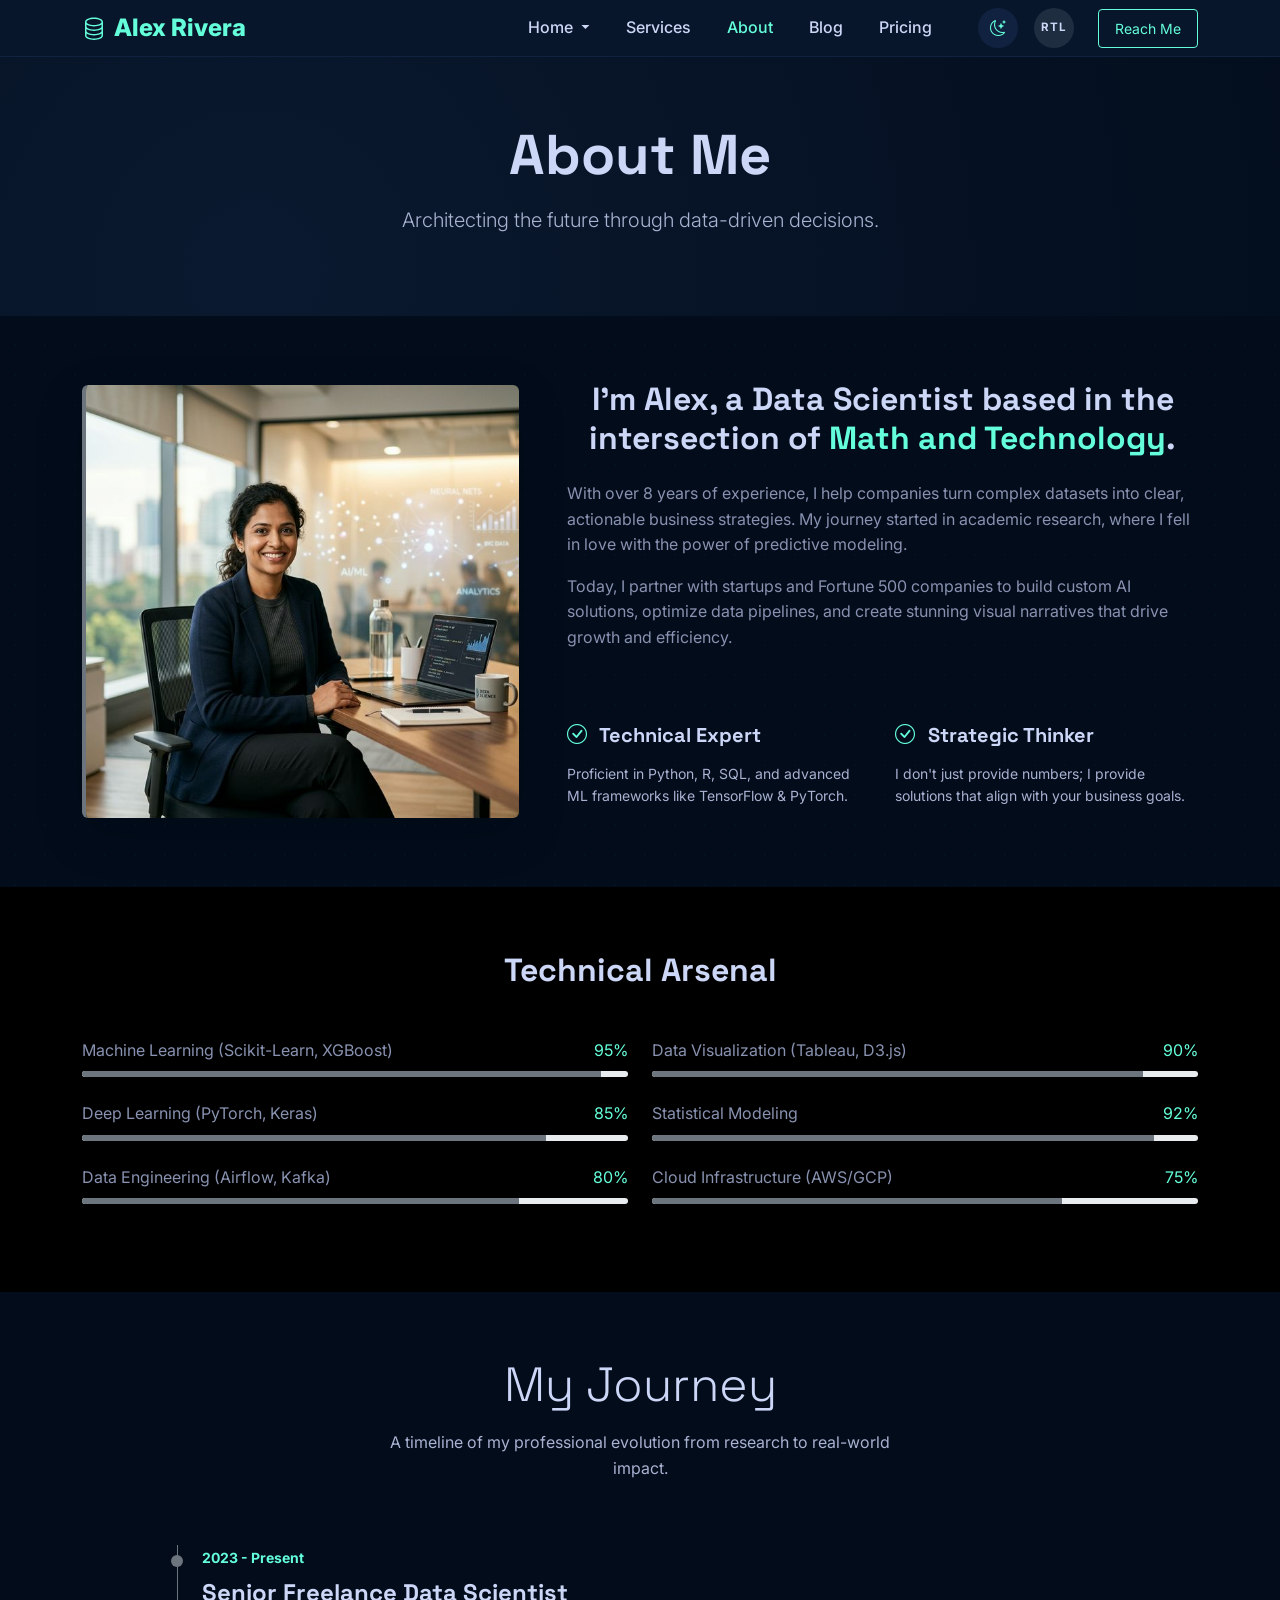
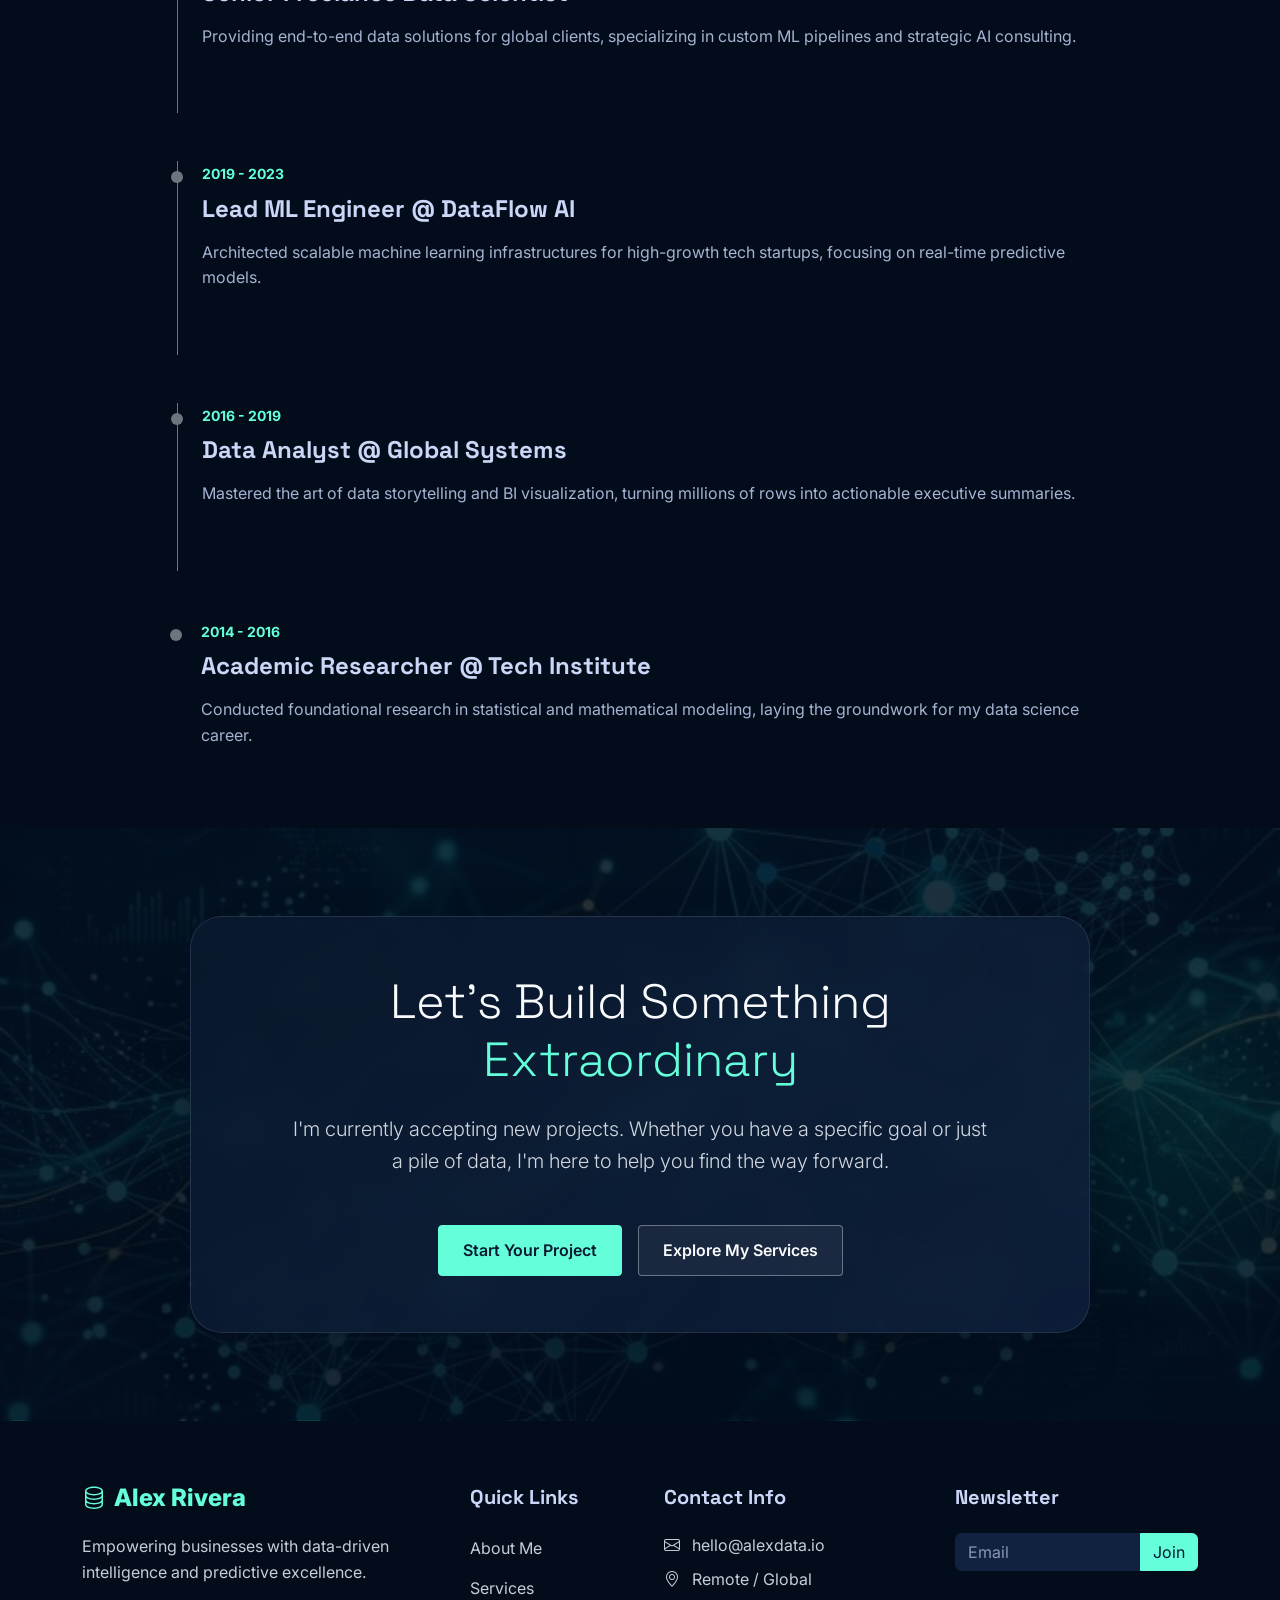
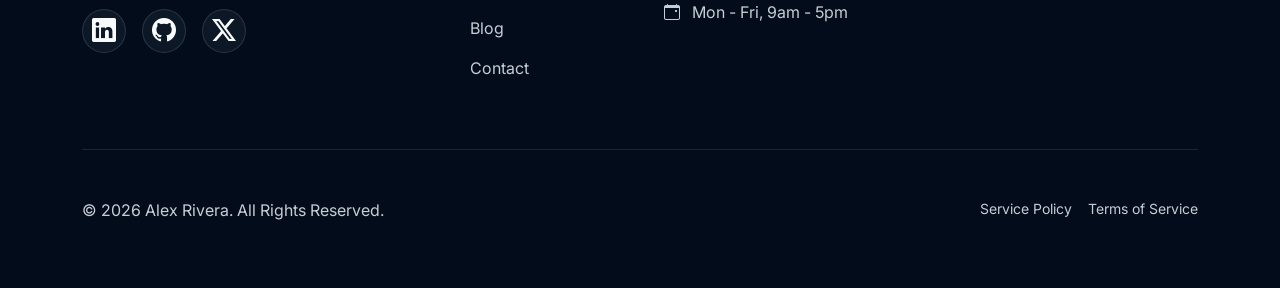
<file: about.html>
<!DOCTYPE html>
<html lang="en" dir="ltr">
<head>
    <meta charset="UTF-8">
    <meta name="viewport" content="width=device-width, initial-scale=1.0">
    <title>About Alex Rivera | Freelance Data Scientist</title>
    <link rel="icon" type="image/svg+xml" href="assets/images/favicon.svg">
    <meta name="description" content="Learn about Alex Rivera, a senior freelance data scientist with over 8 years of experience in ML engineering and data architecture.">
    <link href="https://cdn.jsdelivr.net/npm/bootstrap@5.3.0/dist/css/bootstrap.min.css" rel="stylesheet">
    <link href="https://cdn.jsdelivr.net/npm/bootstrap-icons@1.11.0/font/bootstrap-icons.css" rel="stylesheet">
    <link href="https://fonts.googleapis.com/css2?family=Inter:wght@400;700&family=Space+Grotesk:wght@500;700&family=JetBrains+Mono:wght@400;500&display=swap" rel="stylesheet">
    <link rel="stylesheet" href="assets/css/style.css">
</head>
<body>
    <div class="data-grid-overlay"></div>
    <div id="preloader"><div class="spinner"></div></div>

    <!-- Header / Navbar -->
    <nav class="navbar navbar-expand-xl sticky-top">
        <div class="container">
            <a class="navbar-brand" href="index.html">
                <svg class="me-2" xmlns="http://www.w3.org/2000/svg" width="1em" height="1em" fill="currentColor" viewBox="0 0 16 16" style="vertical-align: -0.125em;"><path d="M4.318 2.687C5.234 2.271 6.536 2 8 2s2.766.27 3.682.687C12.644 3.125 13 3.627 13 4c0 .374-.356.875-1.318 1.313C10.766 5.729 9.464 6 8 6s-2.766-.27-3.682-.687C3.356 4.875 3 4.373 3 4c0-.374.356-.875 1.318-1.313ZM13 5.698V7c0 .374-.356.875-1.318 1.313C10.766 8.729 9.464 9 8 9s-2.766-.27-3.682-.687C3.356 7.875 3 7.373 3 7V5.698c.271.202.58.378.904.525C4.978 6.711 6.427 7 8 7s3.022-.289 4.096-.777A4.92 4.92 0 0 0 13 5.698ZM14 4c0-1.007-.875-1.755-1.904-2.223C11.022 1.289 9.573 1 8 1s-3.022.289-4.096.777C2.875 2.245 2 2.993 2 4v9c0 1.007.875 1.755 1.904 2.223C4.978 15.71 6.427 16 8 16s3.022-.289 4.096-.777C13.125 14.755 14 14.007 14 13V4Zm-1 4.698V10c0 .374-.356.875-1.318 1.313C10.766 11.729 9.464 12 8 12s-2.766-.27-3.682-.687C3.356 10.875 3 10.373 3 10V8.698c.271.202.58.378.904.525C4.978 9.71 6.427 10 8 10s3.022-.289 4.096-.777A4.92 4.92 0 0 0 13 8.698Zm0 3V13c0 .374-.356.875-1.318 1.313C10.766 14.729 9.464 15 8 15s-2.766-.27-3.682-.687C3.356 13.875 3 13.373 3 13v-1.302c.271.202.58.378.904.525C4.978 12.71 6.427 13 8 13s3.022-.289 4.096-.777c.324-.147.633-.323.904-.525Z"/></svg>Alex Rivera
            </a>
            <button class="navbar-toggler" type="button" data-bs-toggle="collapse" data-bs-target="#navbarNav">
                <span class="bi bi-list text-secondary fs-1"></span>
            </button>
            <div class="collapse navbar-collapse" id="navbarNav">
                <ul class="navbar-nav site-nav-links align-items-center">
                    <li class="nav-item dropdown">
                        <a class="nav-link dropdown-toggle" href="#" id="homeDropdown" role="button" data-bs-toggle="dropdown" aria-expanded="false">
                            Home
                        </a>
                        <ul class="dropdown-menu border-secondary" aria-labelledby="homeDropdown">
                            <li><a class="dropdown-item" href="index.html">Home 1</a></li>
                            <li><a class="dropdown-item" href="home2.html">Home 2</a></li>
                        </ul>
                    </li>
                    <li class="nav-item"><a class="nav-link" href="services.html">Services</a></li>
                    <li class="nav-item"><a class="nav-link active" href="about.html">About</a></li>
                    <li class="nav-item"><a class="nav-link" href="blog.html">Blog</a></li>
                    <li class="nav-item"><a class="nav-link" href="pricing.html">Pricing</a></li>
                </ul>
                <ul class="navbar-nav ms-auto align-items-start align-items-xl-center gap-2 gap-lg-3">
                    <!-- Action Buttons -->
                    <li class="nav-item ms-lg-3 mt-3 mt-xl-0">
                        <button id="theme-toggle" class="btn-icon-circle btn-icon-circle--dark" aria-label="Toggle Dark Mode">
                            <i class="bi bi-moon-stars"></i>
                        </button>
                    </li>
                    <li class="nav-item">
                        <button id="rtl-toggle" class="btn-icon-circle btn-icon-circle--label" aria-label="Toggle RTL">RTL</button>
                    </li>
                    <li class="nav-item ms-lg-2">
                    <a href="contact.html" class="btn btn-outline-custom btn-sm py-2 px-3">Reach Me</a>
                    </li>
                </ul>
            </div>
        </div>
    </nav>

    <!-- Page Header -->
    <section class="section-padding bg-theme-header text-center">
        <div class="container">
            <h1 class="display-4 fw-bold">About Me</h1>
            <p class="lead text-muted">Architecting the future through data-driven decisions.</p>
        </div>
    </section>

    <!-- Bio Section -->
    <section class="section-padding">
        <div class="container">
            <div class="row align-items-center g-5">
                <div class="col-lg-5">
                    <img src="assets/images/about_portrait.png" alt="Alex Rivera Portrait" class="img-fluid rounded border-secondary border-start border-4 shadow-lg">
                </div>
                <div class="col-lg-7 text-center text-lg-start">
                    <h2 class="mb-4">I'm Alex, a Data Scientist based in the intersection of <span class="text-secondary">Math and Technology</span>.</h2>
                    <p class="mx-auto" style="max-width: 800px;">With over 8 years of experience, I help companies turn complex datasets into clear, actionable business strategies. My journey started in academic research, where I fell in love with the power of predictive modeling.</p>
                    <p class="mx-auto" style="max-width: 800px;">Today, I partner with startups and Fortune 500 companies to build custom AI solutions, optimize data pipelines, and create stunning visual narratives that drive growth and efficiency.</p>
                    
                    <div class="row mt-5 g-4">
                        <div class="col-md-6">
                            <h5 class="fw-bold mb-3"><i class="bi bi-check-circle text-secondary me-2"></i> Technical Expert</h5>
                            <p class="small text-muted">Proficient in Python, R, SQL, and advanced ML frameworks like TensorFlow & PyTorch.</p>
                        </div>
                        <div class="col-md-6">
                            <h5 class="fw-bold mb-3"><i class="bi bi-check-circle text-secondary me-2"></i> Strategic Thinker</h5>
                            <p class="small text-muted">I don't just provide numbers; I provide solutions that align with your business goals.</p>
                        </div>
                    </div>
                </div>
            </div>
        </div>
    </section>

    <!-- Skills Section -->
    <section class="section-padding bg-light-subtle">
        <div class="container">
            <h2 class="text-center mb-5">Technical Arsenal</h2>
            <div class="row g-4">
                <div class="col-md-6">
                    <div class="mb-4">
                        <div class="d-flex justify-content-between mb-2">
                            <span>Machine Learning (Scikit-Learn, XGBoost)</span>
                            <span class="text-secondary">95%</span>
                        </div>
                        <div class="progress" style="height: 6px;">
                            <div class="progress-bar bg-secondary" role="progressbar" style="width: 95%"></div>
                        </div>
                    </div>
                    <div class="mb-4">
                        <div class="d-flex justify-content-between mb-2">
                            <span>Deep Learning (PyTorch, Keras)</span>
                            <span class="text-secondary">85%</span>
                        </div>
                        <div class="progress" style="height: 6px;">
                            <div class="progress-bar bg-secondary" role="progressbar" style="width: 85%"></div>
                        </div>
                    </div>
                    <div class="mb-4">
                        <div class="d-flex justify-content-between mb-2">
                            <span>Data Engineering (Airflow, Kafka)</span>
                            <span class="text-secondary">80%</span>
                        </div>
                        <div class="progress" style="height: 6px;">
                            <div class="progress-bar bg-secondary" role="progressbar" style="width: 80%"></div>
                        </div>
                    </div>
                </div>
                <div class="col-md-6">
                    <div class="mb-4">
                        <div class="d-flex justify-content-between mb-2">
                            <span>Data Visualization (Tableau, D3.js)</span>
                            <span class="text-secondary">90%</span>
                        </div>
                        <div class="progress" style="height: 6px;">
                            <div class="progress-bar bg-secondary" role="progressbar" style="width: 90%"></div>
                        </div>
                    </div>
                    <div class="mb-4">
                        <div class="d-flex justify-content-between mb-2">
                            <span>Statistical Modeling</span>
                            <span class="text-secondary">92%</span>
                        </div>
                        <div class="progress" style="height: 6px;">
                            <div class="progress-bar bg-secondary" role="progressbar" style="width: 92%"></div>
                        </div>
                    </div>
                    <div class="mb-4">
                        <div class="d-flex justify-content-between mb-2">
                            <span>Cloud Infrastructure (AWS/GCP)</span>
                            <span class="text-secondary">75%</span>
                        </div>
                        <div class="progress" style="height: 6px;">
                            <div class="progress-bar bg-secondary" role="progressbar" style="width: 75%"></div>
                        </div>
                    </div>
                </div>
            </div>
        </div>
    </section>

    <!-- Career Journey -->
    <section id="journey" class="section-padding">
        <div class="container">
            <div class="row justify-content-center mb-5">
                <div class="col-lg-6 text-center">
                    <h2 class="display-5">My Journey</h2>
                    <p class="text-muted">A timeline of my professional evolution from research to real-world impact.</p>
                </div>
            </div>
            <div class="row justify-content-center">
                <div class="col-lg-10">
                    <div class="timeline-custom">
                        <div class="timeline-item mb-5 pb-5 border-start border-secondary ps-4 position-relative">
                            <div class="timeline-dot position-absolute start-0 translate-middle-x bg-secondary rounded-circle" style="width: 12px; height: 12px; margin-left: -1px; top: 10px;"></div>
                            <span class="text-secondary fw-bold small">2023 - Present</span>
                            <h4 class="mt-2">Senior Freelance Data Scientist</h4>
                            <p class="text-muted">Providing end-to-end data solutions for global clients, specializing in custom ML pipelines and strategic AI consulting.</p>
                        </div>
                        <div class="timeline-item mb-5 pb-5 border-start border-secondary ps-4 position-relative">
                            <div class="timeline-dot position-absolute start-0 translate-middle-x bg-secondary rounded-circle" style="width: 12px; height: 12px; margin-left: -1px; top: 10px;"></div>
                            <span class="text-secondary fw-bold small">2019 - 2023</span>
                            <h4 class="mt-2">Lead ML Engineer @ DataFlow AI</h4>
                            <p class="text-muted">Architected scalable machine learning infrastructures for high-growth tech startups, focusing on real-time predictive models.</p>
                        </div>
                        <div class="timeline-item mb-5 pb-5 border-start border-secondary ps-4 position-relative">
                            <div class="timeline-dot position-absolute start-0 translate-middle-x bg-secondary rounded-circle" style="width: 12px; height: 12px; margin-left: -1px; top: 10px;"></div>
                            <span class="text-secondary fw-bold small">2016 - 2019</span>
                            <h4 class="mt-2">Data Analyst @ Global Systems</h4>
                            <p class="text-muted">Mastered the art of data storytelling and BI visualization, turning millions of rows into actionable executive summaries.</p>
                        </div>
                        <div class="timeline-item ps-4 position-relative">
                            <div class="timeline-dot position-absolute start-0 translate-middle-x bg-secondary rounded-circle" style="width: 12px; height: 12px; margin-left: -1px; top: 10px;"></div>
                            <span class="text-secondary fw-bold small">2014 - 2016</span>
                            <h4 class="mt-2">Academic Researcher @ Tech Institute</h4>
                            <p class="text-muted">Conducted foundational research in statistical and mathematical modeling, laying the groundwork for my data science career.</p>
                        </div>
                    </div>
                </div>
            </div>
        </div>
    </section>

    <!-- Mission & CTA -->
    <section id="cta" class="section-padding text-center">
        <div class="container py-4">
            <div class="cta-shell mx-auto">
            <h2 class="display-5 mb-4">Let's Build Something <span class="text-secondary">Extraordinary</span></h2>
            <p class="lead mb-5 mx-auto" style="max-width: 700px;">I'm currently accepting new projects. Whether you have a specific goal or just a pile of data, I'm here to help you find the way forward.</p>
            <div class="d-flex justify-content-center gap-3 flex-wrap">
                <a href="contact.html" class="btn-custom btn-primary-custom">Start Your Project</a>
                <a href="services.html" class="btn-custom btn-outline-custom">Explore My Services</a>
            </div>
            </div>
        </div>
    </section>

    <!-- Footer -->
    <footer class="section-padding text-light" style="background-color: var(--footer-bg);">
        <div class="container">
            <div class="row g-5">
                <div class="col-lg-4">
                    <a class="navbar-brand text-secondary fs-3 mb-4 d-block" href="index.html"><svg class="me-2" xmlns="http://www.w3.org/2000/svg" width="1em" height="1em" fill="currentColor" viewBox="0 0 16 16" style="vertical-align: -0.125em;"><path d="M4.318 2.687C5.234 2.271 6.536 2 8 2s2.766.27 3.682.687C12.644 3.125 13 3.627 13 4c0 .374-.356.875-1.318 1.313C10.766 5.729 9.464 6 8 6s-2.766-.27-3.682-.687C3.356 4.875 3 4.373 3 4c0-.374.356-.875 1.318-1.313ZM13 5.698V7c0 .374-.356.875-1.318 1.313C10.766 8.729 9.464 9 8 9s-2.766-.27-3.682-.687C3.356 7.875 3 7.373 3 7V5.698c.271.202.58.378.904.525C4.978 6.711 6.427 7 8 7s3.022-.289 4.096-.777A4.92 4.92 0 0 0 13 5.698ZM14 4c0-1.007-.875-1.755-1.904-2.223C11.022 1.289 9.573 1 8 1s-3.022.289-4.096.777C2.875 2.245 2 2.993 2 4v9c0 1.007.875 1.755 1.904 2.223C4.978 15.71 6.427 16 8 16s3.022-.289 4.096-.777C13.125 14.755 14 14.007 14 13V4Zm-1 4.698V10c0 .374-.356.875-1.318 1.313C10.766 11.729 9.464 12 8 12s-2.766-.27-3.682-.687C3.356 10.875 3 10.373 3 10V8.698c.271.202.58.378.904.525C4.978 9.71 6.427 10 8 10s3.022-.289 4.096-.777A4.92 4.92 0 0 0 13 8.698Zm0 3V13c0 .374-.356.875-1.318 1.313C10.766 14.729 9.464 15 8 15s-2.766-.27-3.682-.687C3.356 13.875 3 13.373 3 13v-1.302c.271.202.58.378.904.525C4.978 12.71 6.427 13 8 13s3.022-.289 4.096-.777c.324-.147.633-.323.904-.525Z"/></svg>Alex Rivera</a>
                    <p class="text-muted mb-4">Empowering businesses with data-driven intelligence and predictive excellence.</p>
                    <div class="social-links d-flex gap-3">
                        <a href="#" class="text-light fs-4"><i class="bi bi-linkedin"></i></a>
                        <a href="#" class="text-light fs-4"><i class="bi bi-github"></i></a>
                        <a href="#" class="text-light fs-4"><i class="bi bi-twitter-x"></i></a>
                    </div>
                </div>
                <div class="col-lg-2">
                    <h5 class="mb-4">Quick Links</h5>
                    <ul class="list-unstyled">
                        <li class="mb-2"><a href="about.html" class="text-muted">About Me</a></li>
                        <li class="mb-2"><a href="services.html" class="text-muted">Services</a></li>
                        <li class="mb-2"><a href="blog.html" class="text-muted">Blog</a></li>
                        <li class="mb-2"><a href="contact.html" class="text-muted">Contact</a></li>
                    </ul>
                </div>
                <div class="col-lg-3">
                    <h5 class="mb-4">Contact Info</h5>
                    <ul class="list-unstyled text-muted">
                        <li class="mb-2"><i class="bi bi-envelope me-2"></i> hello@alexdata.io</li>
                        <li class="mb-2"><i class="bi bi-geo-alt me-2"></i> Remote / Global</li>
                        <li class="mb-2"><i class="bi bi-calendar-event me-2"></i> Mon - Fri, 9am - 5pm</li>
                    </ul>
                </div>
                <div class="col-lg-3">
                    <h5 class="mb-4">Newsletter</h5>
                    <form class="needs-validation" novalidate>
                        <div class="input-group mb-3">
                            <input type="email" class="form-control form-control-theme" placeholder="Email" required aria-label="Email address">
                            <button class="btn btn-primary-custom" type="submit">Join</button>
                        </div>
                    </form>
                </div>
            </div>
            <hr class="my-5 border-secondary">
            <div class="row">
                <div class="col-md-6 text-center text-md-start">
                    <p class="text-muted mb-0">&copy; 2026 Alex Rivera. All Rights Reserved.</p>
                </div>
                <div class="col-md-6 text-center text-md-end">
                    <div class="d-flex gap-3 justify-content-center justify-content-md-end">
                        <a href="#" class="text-muted text-decoration-none small">Service Policy</a>
                        <a href="#" class="text-muted text-decoration-none small">Terms of Service</a>
                    </div>
                </div>
            </div>
        </div>
    </footer>

    <script src="https://cdn.jsdelivr.net/npm/bootstrap@5.3.0/dist/js/bootstrap.bundle.min.js"></script>
    <script src="assets/js/main.js"></script>
</body>
</html>
</file>
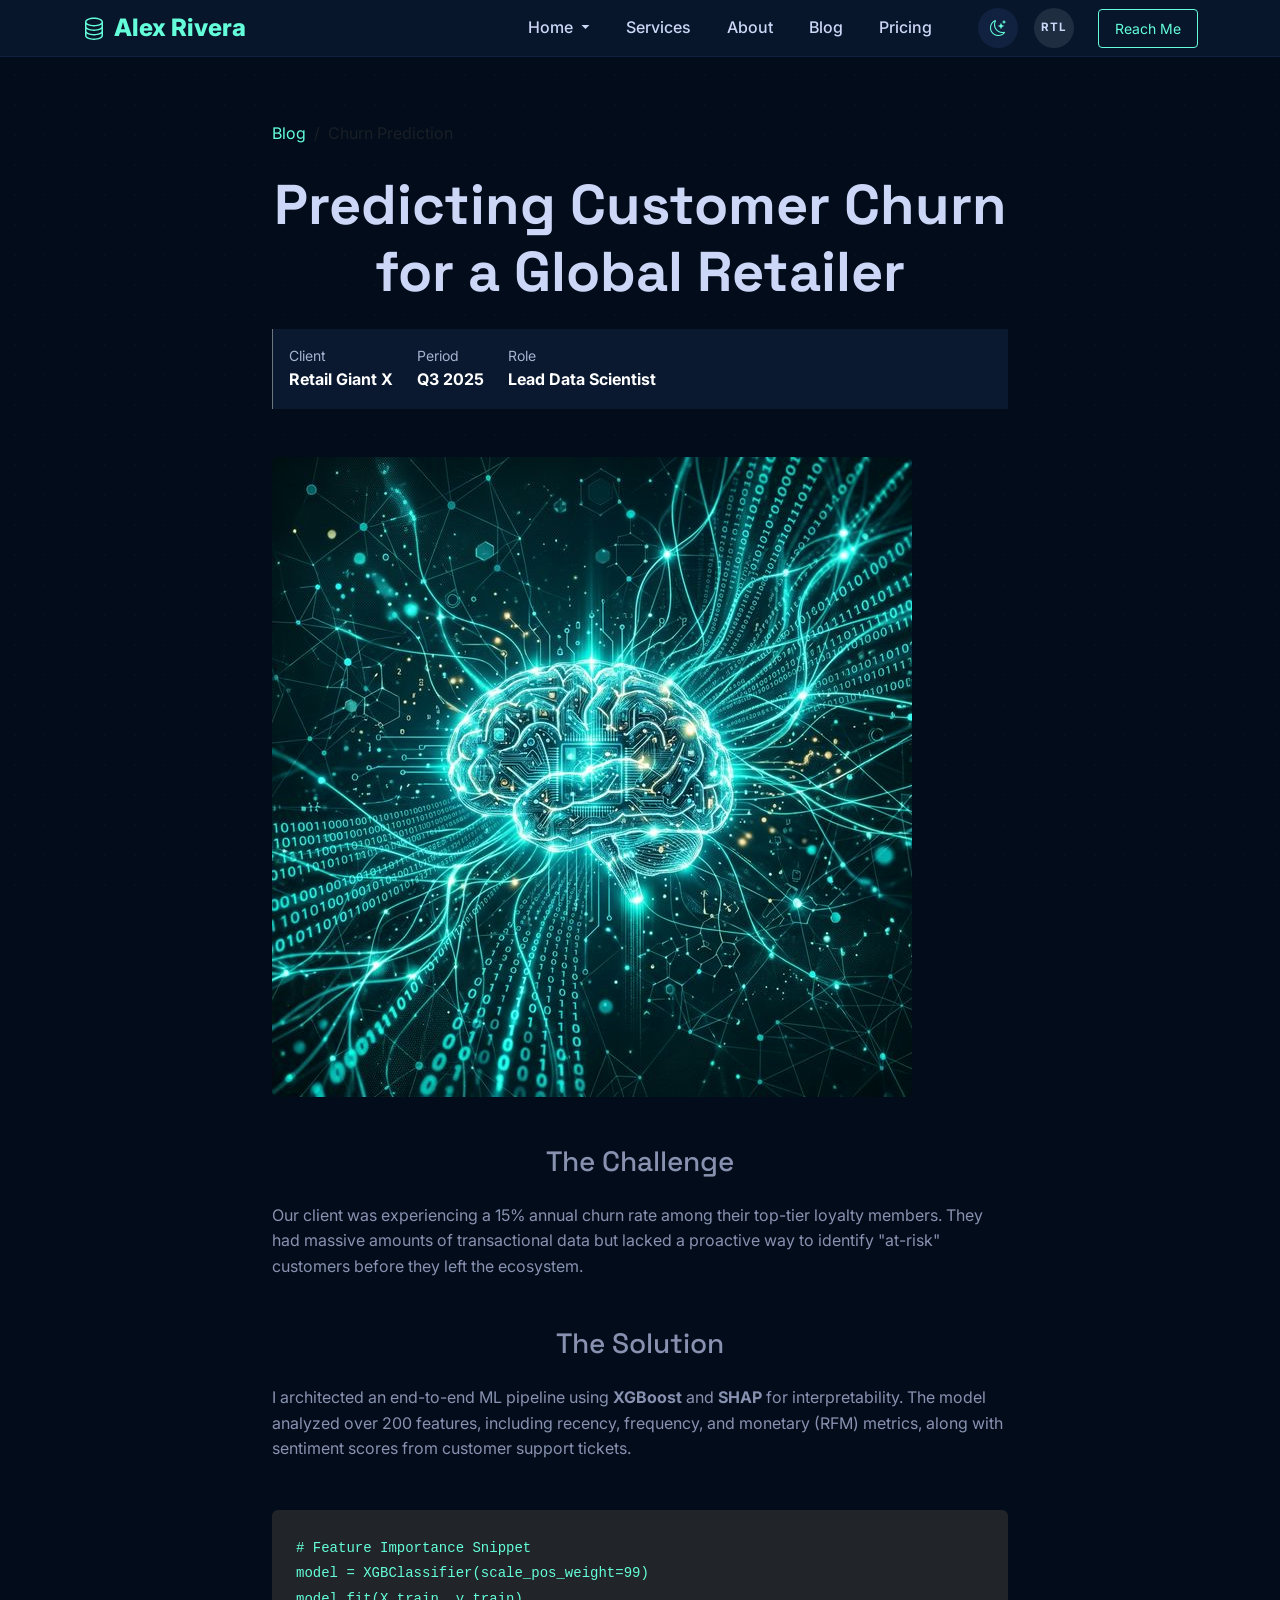
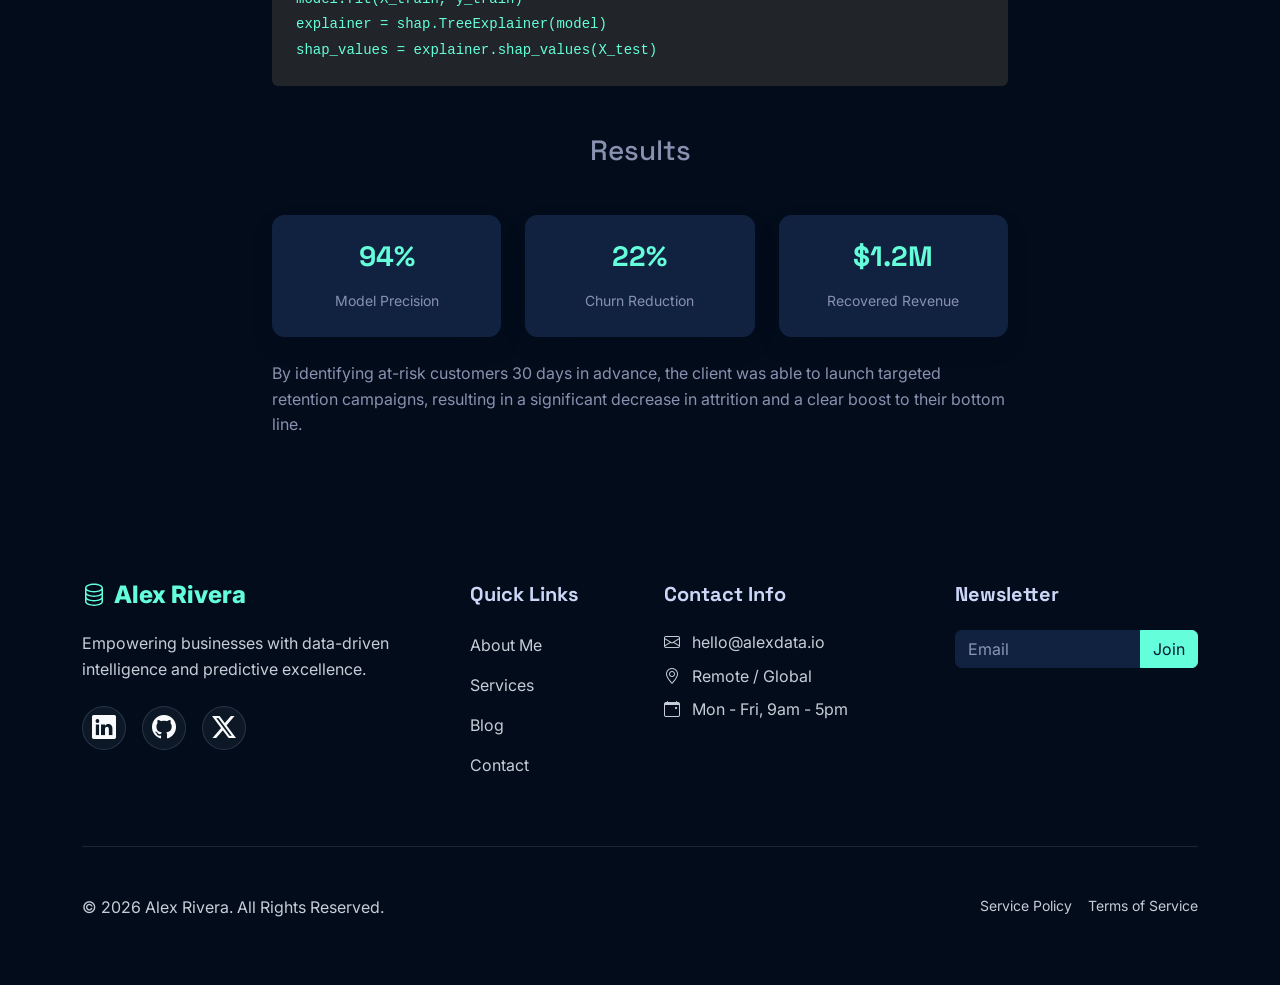
<file: blog-details.html>
<!DOCTYPE html>
<html lang="en" dir="ltr">
<head>
    <meta charset="UTF-8">
    <meta name="viewport" content="width=device-width, initial-scale=1.0">
    <title>Retail Churn Case Study | Alex Rivera</title>
    <link rel="icon" type="image/svg+xml" href="assets/images/favicon.svg">
    <link href="https://cdn.jsdelivr.net/npm/bootstrap@5.3.0/dist/css/bootstrap.min.css" rel="stylesheet">
    <link href="https://fonts.googleapis.com/css2?family=Inter:wght@400;700&family=Space+Grotesk:wght@500;700&family=JetBrains+Mono:wght@400;500&display=swap" rel="stylesheet">
    <link rel="stylesheet" href="assets/css/style.css">
    <link rel="stylesheet" href="https://cdn.jsdelivr.net/npm/bootstrap-icons@1.11.0/font/bootstrap-icons.css">
</head>
<body>
    <div class="data-grid-overlay"></div>
    <div id="preloader"><div class="spinner"></div></div>

    <!-- Header / Navbar -->
    <nav class="navbar navbar-expand-xl sticky-top">
        <div class="container">
            <a class="navbar-brand" href="index.html">
                <svg class="me-2" xmlns="http://www.w3.org/2000/svg" width="1em" height="1em" fill="currentColor" viewBox="0 0 16 16" style="vertical-align: -0.125em;"><path d="M4.318 2.687C5.234 2.271 6.536 2 8 2s2.766.27 3.682.687C12.644 3.125 13 3.627 13 4c0 .374-.356.875-1.318 1.313C10.766 5.729 9.464 6 8 6s-2.766-.27-3.682-.687C3.356 4.875 3 4.373 3 4c0-.374.356-.875 1.318-1.313ZM13 5.698V7c0 .374-.356.875-1.318 1.313C10.766 8.729 9.464 9 8 9s-2.766-.27-3.682-.687C3.356 7.875 3 7.373 3 7V5.698c.271.202.58.378.904.525C4.978 6.711 6.427 7 8 7s3.022-.289 4.096-.777A4.92 4.92 0 0 0 13 5.698ZM14 4c0-1.007-.875-1.755-1.904-2.223C11.022 1.289 9.573 1 8 1s-3.022.289-4.096.777C2.875 2.245 2 2.993 2 4v9c0 1.007.875 1.755 1.904 2.223C4.978 15.71 6.427 16 8 16s3.022-.289 4.096-.777C13.125 14.755 14 14.007 14 13V4Zm-1 4.698V10c0 .374-.356.875-1.318 1.313C10.766 11.729 9.464 12 8 12s-2.766-.27-3.682-.687C3.356 10.875 3 10.373 3 10V8.698c.271.202.58.378.904.525C4.978 9.71 6.427 10 8 10s3.022-.289 4.096-.777A4.92 4.92 0 0 0 13 8.698Zm0 3V13c0 .374-.356.875-1.318 1.313C10.766 14.729 9.464 15 8 15s-2.766-.27-3.682-.687C3.356 13.875 3 13.373 3 13v-1.302c.271.202.58.378.904.525C4.978 12.71 6.427 13 8 13s3.022-.289 4.096-.777c.324-.147.633-.323.904-.525Z"/></svg>Alex Rivera
            </a>
            <button class="navbar-toggler" type="button" data-bs-toggle="collapse" data-bs-target="#navbarNav">
                <span class="bi bi-list text-secondary fs-1"></span>
            </button>
            <div class="collapse navbar-collapse" id="navbarNav">
                <ul class="navbar-nav site-nav-links align-items-center">
                    <li class="nav-item dropdown">
                        <a class="nav-link dropdown-toggle" href="#" id="homeDropdown" role="button" data-bs-toggle="dropdown" aria-expanded="false">
                            Home
                        </a>
                        <ul class="dropdown-menu border-secondary" aria-labelledby="homeDropdown">
                            <li><a class="dropdown-item" href="index.html">Home 1</a></li>
                            <li><a class="dropdown-item" href="home2.html">Home 2</a></li>
                        </ul>
                    </li>
                    <li class="nav-item"><a class="nav-link" href="services.html">Services</a></li>
                    <li class="nav-item"><a class="nav-link" href="about.html">About</a></li>
                    <li class="nav-item"><a class="nav-link" href="blog.html">Blog</a></li>
                    <li class="nav-item"><a class="nav-link" href="pricing.html">Pricing</a></li>
                </ul>
                <ul class="navbar-nav ms-auto align-items-start align-items-xl-center gap-2 gap-lg-3">
                    <!-- Action Buttons -->
                    <li class="nav-item ms-lg-3 mt-3 mt-xl-0">
                        <button id="theme-toggle" class="btn-icon-circle btn-icon-circle--dark" aria-label="Toggle Dark Mode">
                            <i class="bi bi-moon-stars"></i>
                        </button>
                    </li>
                    <li class="nav-item">
                        <button id="rtl-toggle" class="btn-icon-circle btn-icon-circle--label" aria-label="Toggle RTL">RTL</button>
                    </li>
                    <li class="nav-item ms-lg-2">
                    <a href="contact.html" class="btn btn-outline-custom btn-sm py-2 px-3">Reach Me</a>
                    </li>
                </ul>
            </div>
        </div>
    </nav>

    <article class="section-padding">
        <div class="container">
            <div class="row justify-content-center">
                <div class="col-lg-8">
                    <nav aria-label="breadcrumb" class="mb-4">
                        <ol class="breadcrumb">
                            <li class="breadcrumb-item"><a href="blog.html">Blog</a></li>
                            <li class="breadcrumb-item active" aria-current="page">Churn Prediction</li>
                        </ol>
                    </nav>

                    <h1 class="display-4 fw-bold mb-4">Predicting Customer Churn for a Global Retailer</h1>
                    <div class="d-flex align-items-center mb-5 p-3 border-start border-secondary bg-dark-subtle">
                        <div class="me-4">
                            <span class="text-muted d-block small">Client</span>
                            <strong>Retail Giant X</strong>
                        </div>
                        <div class="me-4">
                            <span class="text-muted d-block small">Period</span>
                            <strong>Q3 2025</strong>
                        </div>
                        <div>
                            <span class="text-muted d-block small">Role</span>
                            <strong>Lead Data Scientist</strong>
                        </div>
                    </div>

                    <img src="assets/images/service_ml.png" alt="Churn Models" class="img-fluid rounded mb-5">

                    <h2 class="h3 mb-4">The Challenge</h2>
                    <p>Our client was experiencing a 15% annual churn rate among their top-tier loyalty members. They had massive amounts of transactional data but lacked a proactive way to identify "at-risk" customers before they left the ecosystem.</p>

                    <h2 class="h3 mt-5 mb-4">The Solution</h2>
                    <p>I architected an end-to-end ML pipeline using <strong>XGBoost</strong> and <strong>SHAP</strong> for interpretability. The model analyzed over 200 features, including recency, frequency, and monetary (RFM) metrics, along with sentiment scores from customer support tickets.</p>

                    <div class="bg-dark p-4 rounded my-5" data-theme="dark">
                        <code class="text-secondary">
                            # Feature Importance Snippet <br>
                            model = XGBClassifier(scale_pos_weight=99) <br>
                            model.fit(X_train, y_train) <br>
                            explainer = shap.TreeExplainer(model) <br>
                            shap_values = explainer.shap_values(X_test)
                        </code>
                    </div>

                    <h2 class="h3 mt-5 mb-4">Results</h2>
                    <div class="row g-4 text-center my-4">
                        <div class="col-md-4">
                            <div class="card-custom p-4">
                                <h3 class="text-secondary">94%</h3>
                                <p class="small mb-0">Model Precision</p>
                            </div>
                        </div>
                        <div class="col-md-4">
                            <div class="card-custom p-4">
                                <h3 class="text-secondary">22%</h3>
                                <p class="small mb-0">Churn Reduction</p>
                            </div>
                        </div>
                        <div class="col-md-4">
                            <div class="card-custom p-4">
                                <h3 class="text-secondary">$1.2M</h3>
                                <p class="small mb-0">Recovered Revenue</p>
                            </div>
                        </div>
                    </div>

                    <p>By identifying at-risk customers 30 days in advance, the client was able to launch targeted retention campaigns, resulting in a significant decrease in attrition and a clear boost to their bottom line.</p>
                </div>
            </div>
        </div>
    </article>

    <!-- Footer -->
    <footer class="section-padding text-light" style="background-color: var(--footer-bg);">
        <div class="container">
            <div class="row g-5">
                <div class="col-lg-4">
                    <a class="navbar-brand text-secondary fs-3 mb-4 d-block" href="index.html"><svg class="me-2" xmlns="http://www.w3.org/2000/svg" width="1em" height="1em" fill="currentColor" viewBox="0 0 16 16" style="vertical-align: -0.125em;"><path d="M4.318 2.687C5.234 2.271 6.536 2 8 2s2.766.27 3.682.687C12.644 3.125 13 3.627 13 4c0 .374-.356.875-1.318 1.313C10.766 5.729 9.464 6 8 6s-2.766-.27-3.682-.687C3.356 4.875 3 4.373 3 4c0-.374.356-.875 1.318-1.313ZM13 5.698V7c0 .374-.356.875-1.318 1.313C10.766 8.729 9.464 9 8 9s-2.766-.27-3.682-.687C3.356 7.875 3 7.373 3 7V5.698c.271.202.58.378.904.525C4.978 6.711 6.427 7 8 7s3.022-.289 4.096-.777A4.92 4.92 0 0 0 13 5.698ZM14 4c0-1.007-.875-1.755-1.904-2.223C11.022 1.289 9.573 1 8 1s-3.022.289-4.096.777C2.875 2.245 2 2.993 2 4v9c0 1.007.875 1.755 1.904 2.223C4.978 15.71 6.427 16 8 16s3.022-.289 4.096-.777C13.125 14.755 14 14.007 14 13V4Zm-1 4.698V10c0 .374-.356.875-1.318 1.313C10.766 11.729 9.464 12 8 12s-2.766-.27-3.682-.687C3.356 10.875 3 10.373 3 10V8.698c.271.202.58.378.904.525C4.978 9.71 6.427 10 8 10s3.022-.289 4.096-.777A4.92 4.92 0 0 0 13 8.698Zm0 3V13c0 .374-.356.875-1.318 1.313C10.766 14.729 9.464 15 8 15s-2.766-.27-3.682-.687C3.356 13.875 3 13.373 3 13v-1.302c.271.202.58.378.904.525C4.978 12.71 6.427 13 8 13s3.022-.289 4.096-.777c.324-.147.633-.323.904-.525Z"/></svg>Alex Rivera</a>
                    <p class="text-muted mb-4">Empowering businesses with data-driven intelligence and predictive excellence.</p>
                    <div class="social-links d-flex gap-3">
                        <a href="#" class="text-light fs-4"><i class="bi bi-linkedin"></i></a>
                        <a href="#" class="text-light fs-4"><i class="bi bi-github"></i></a>
                        <a href="#" class="text-light fs-4"><i class="bi bi-twitter-x"></i></a>
                    </div>
                </div>
                <div class="col-lg-2">
                    <h5 class="mb-4">Quick Links</h5>
                    <ul class="list-unstyled">
                        <li class="mb-2"><a href="about.html" class="text-muted">About Me</a></li>
                        <li class="mb-2"><a href="services.html" class="text-muted">Services</a></li>
                        <li class="mb-2"><a href="blog.html" class="text-muted">Blog</a></li>
                        <li class="mb-2"><a href="contact.html" class="text-muted">Contact</a></li>
                    </ul>
                </div>
                <div class="col-lg-3">
                    <h5 class="mb-4">Contact Info</h5>
                    <ul class="list-unstyled text-muted">
                        <li class="mb-2"><i class="bi bi-envelope me-2"></i> hello@alexdata.io</li>
                        <li class="mb-2"><i class="bi bi-geo-alt me-2"></i> Remote / Global</li>
                        <li class="mb-2"><i class="bi bi-calendar-event me-2"></i> Mon - Fri, 9am - 5pm</li>
                    </ul>
                </div>
                <div class="col-lg-3">
                    <h5 class="mb-4">Newsletter</h5>
                    <form class="needs-validation" novalidate>
                        <div class="input-group mb-3">
                            <input type="email" class="form-control form-control-theme" placeholder="Email" required aria-label="Email address">
                            <button class="btn btn-primary-custom" type="submit">Join</button>
                        </div>
                    </form>
                </div>
            </div>
            <hr class="my-5 border-secondary">
            <div class="row">
                <div class="col-md-6 text-center text-md-start">
                    <p class="text-muted mb-0">&copy; 2026 Alex Rivera. All Rights Reserved.</p>
                </div>
                <div class="col-md-6 text-center text-md-end">
                    <div class="d-flex gap-3 justify-content-center justify-content-md-end">
                        <a href="#" class="text-muted text-decoration-none small">Service Policy</a>
                        <a href="#" class="text-muted text-decoration-none small">Terms of Service</a>
                    </div>
                </div>
            </div>
        </div>
    </footer>

    <script src="https://cdn.jsdelivr.net/npm/bootstrap@5.3.0/dist/js/bootstrap.bundle.min.js"></script>
    <script src="assets/js/main.js"></script>
</body>
</html>
</file>
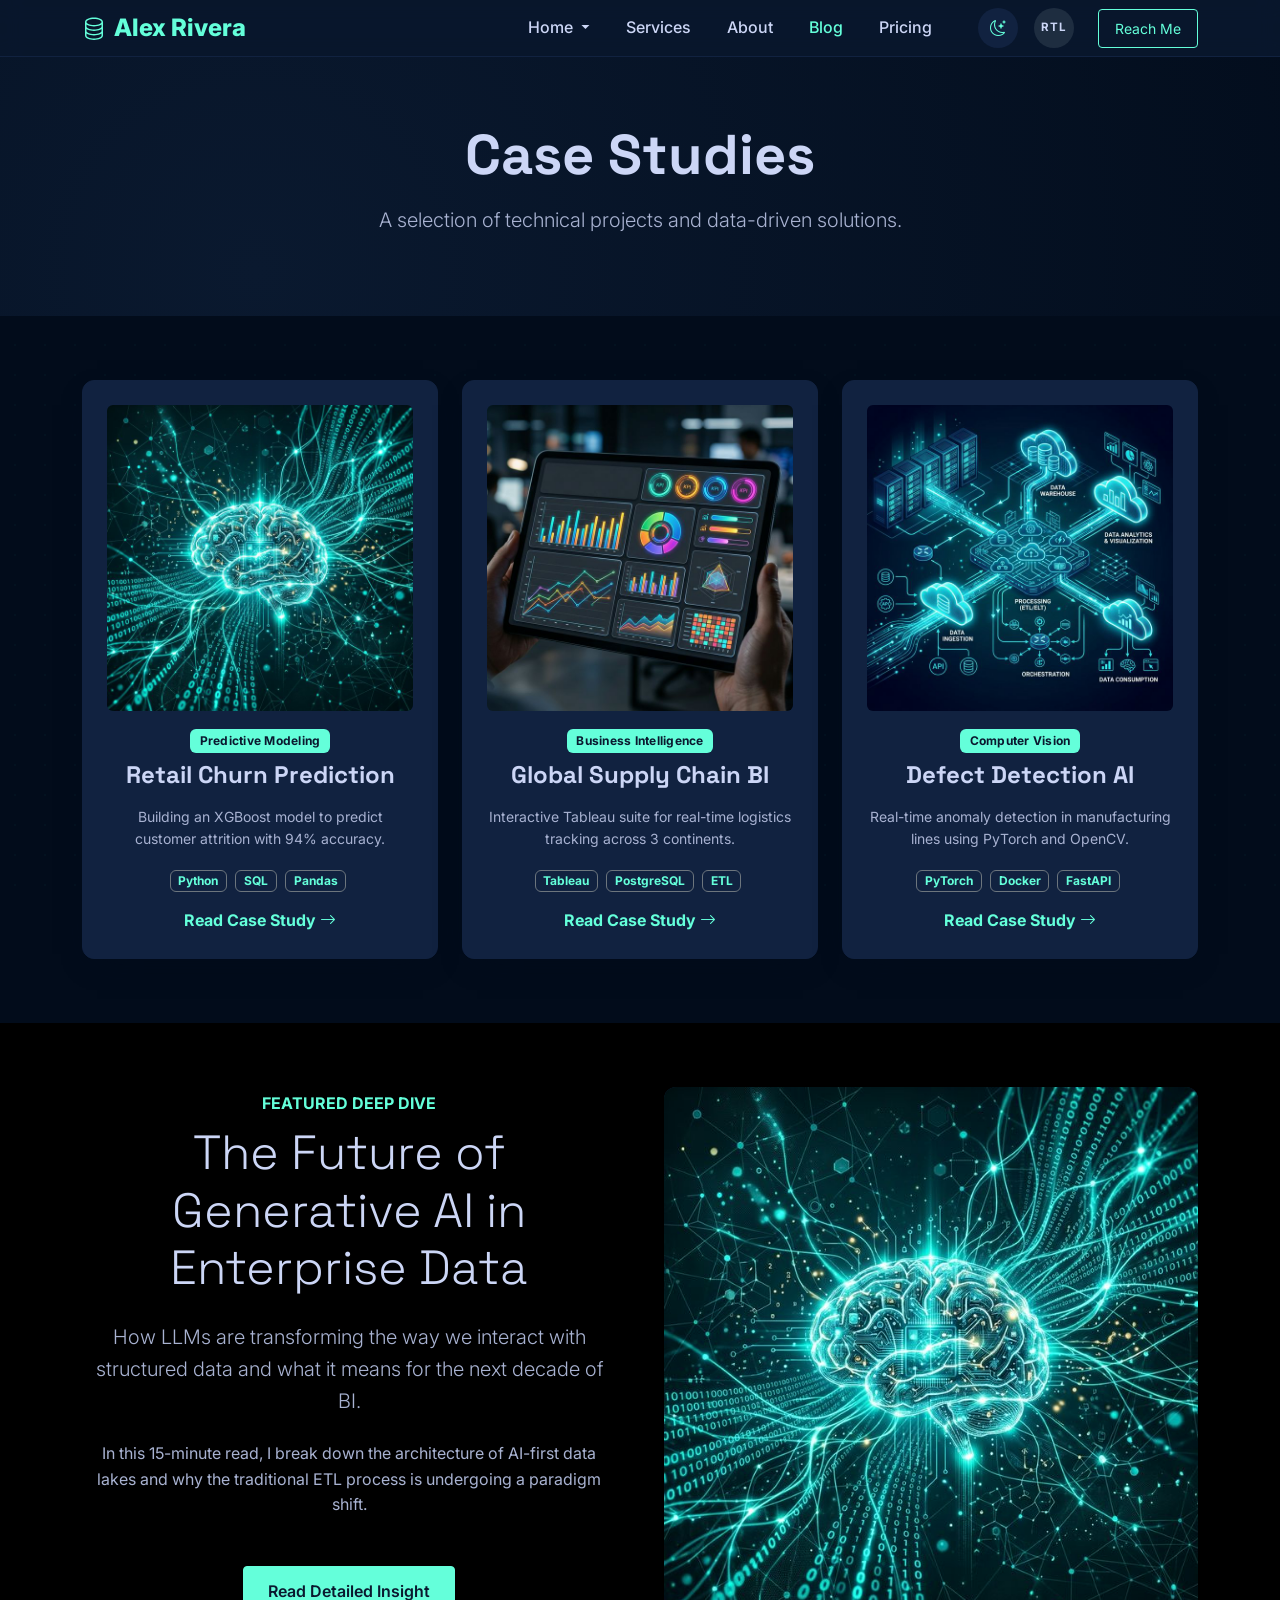
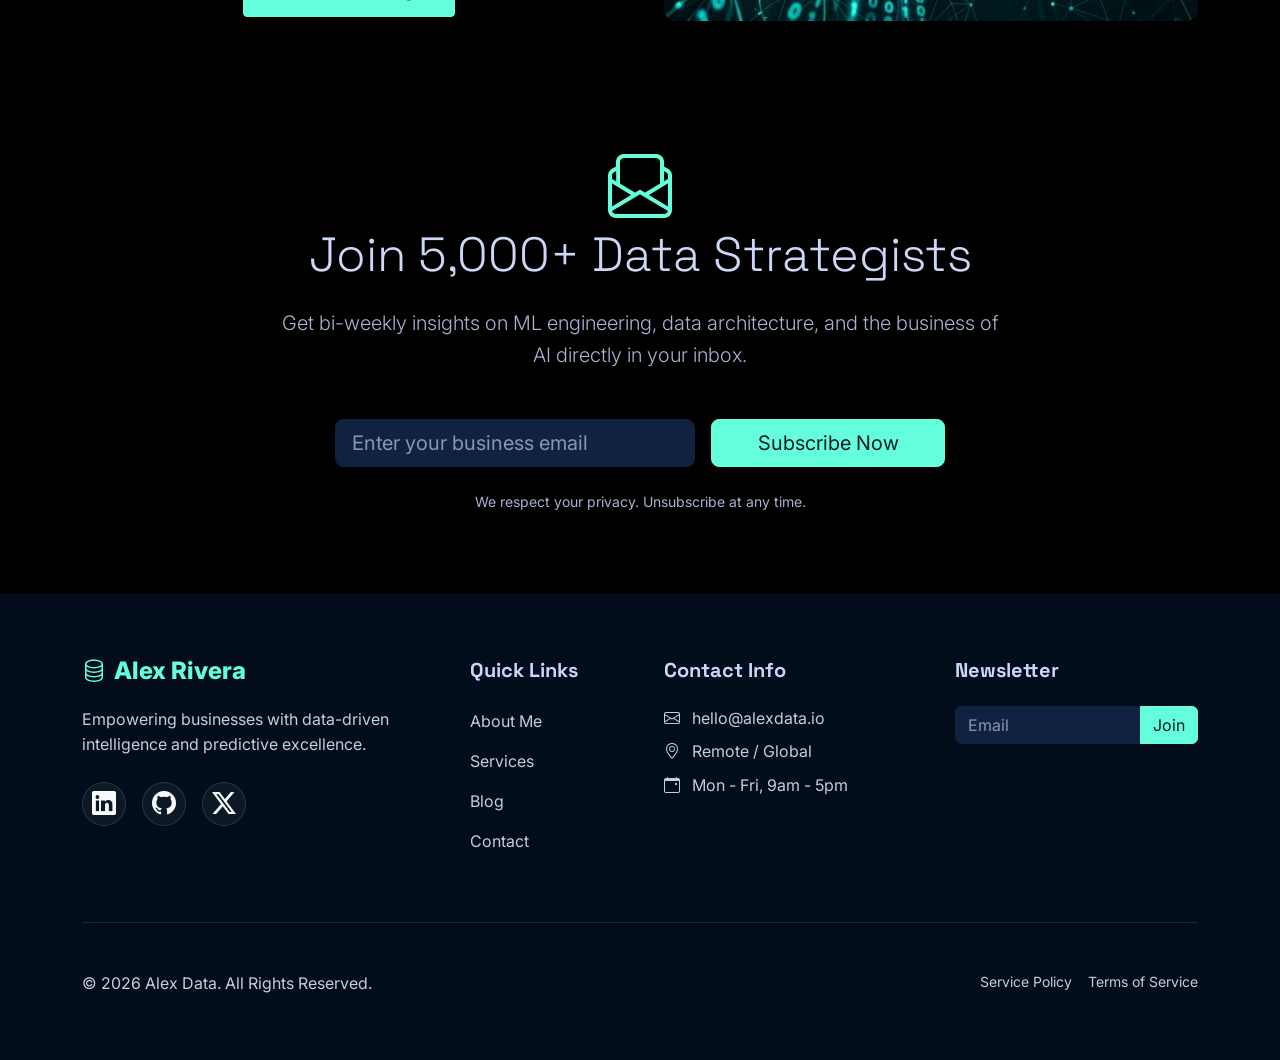
<file: blog.html>
<!DOCTYPE html>
<html lang="en" dir="ltr">
<head>
    <meta charset="UTF-8">
    <meta name="viewport" content="width=device-width, initial-scale=1.0">
    <title>Portfolio & Projects | Alex Rivera</title>
    <link rel="icon" type="image/svg+xml" href="assets/images/favicon.svg">
    <link href="https://cdn.jsdelivr.net/npm/bootstrap@5.3.0/dist/css/bootstrap.min.css" rel="stylesheet">
    <link href="https://cdn.jsdelivr.net/npm/bootstrap-icons@1.11.0/font/bootstrap-icons.css" rel="stylesheet">
    <link href="https://fonts.googleapis.com/css2?family=Inter:wght@400;700&family=Space+Grotesk:wght@500;700&display=swap" rel="stylesheet">
    <link href="https://fonts.googleapis.com/css2?family=Inter:wght@400;700&family=Space+Grotesk:wght@500;700&family=JetBrains+Mono:wght@400;500&display=swap" rel="stylesheet">
    <link rel="stylesheet" href="assets/css/style.css">
</head>
<body>
    <div class="data-grid-overlay"></div>
    <div id="preloader"><div class="spinner"></div></div>

    <!-- Header / Navbar -->
    <nav class="navbar navbar-expand-xl sticky-top">
        <div class="container">
            <a class="navbar-brand" href="index.html">
                <svg class="me-2" xmlns="http://www.w3.org/2000/svg" width="1em" height="1em" fill="currentColor" viewBox="0 0 16 16" style="vertical-align: -0.125em;"><path d="M4.318 2.687C5.234 2.271 6.536 2 8 2s2.766.27 3.682.687C12.644 3.125 13 3.627 13 4c0 .374-.356.875-1.318 1.313C10.766 5.729 9.464 6 8 6s-2.766-.27-3.682-.687C3.356 4.875 3 4.373 3 4c0-.374.356-.875 1.318-1.313ZM13 5.698V7c0 .374-.356.875-1.318 1.313C10.766 8.729 9.464 9 8 9s-2.766-.27-3.682-.687C3.356 7.875 3 7.373 3 7V5.698c.271.202.58.378.904.525C4.978 6.711 6.427 7 8 7s3.022-.289 4.096-.777A4.92 4.92 0 0 0 13 5.698ZM14 4c0-1.007-.875-1.755-1.904-2.223C11.022 1.289 9.573 1 8 1s-3.022.289-4.096.777C2.875 2.245 2 2.993 2 4v9c0 1.007.875 1.755 1.904 2.223C4.978 15.71 6.427 16 8 16s3.022-.289 4.096-.777C13.125 14.755 14 14.007 14 13V4Zm-1 4.698V10c0 .374-.356.875-1.318 1.313C10.766 11.729 9.464 12 8 12s-2.766-.27-3.682-.687C3.356 10.875 3 10.373 3 10V8.698c.271.202.58.378.904.525C4.978 9.71 6.427 10 8 10s3.022-.289 4.096-.777A4.92 4.92 0 0 0 13 8.698Zm0 3V13c0 .374-.356.875-1.318 1.313C10.766 14.729 9.464 15 8 15s-2.766-.27-3.682-.687C3.356 13.875 3 13.373 3 13v-1.302c.271.202.58.378.904.525C4.978 12.71 6.427 13 8 13s3.022-.289 4.096-.777c.324-.147.633-.323.904-.525Z"/></svg>Alex Rivera
            </a>
            <button class="navbar-toggler" type="button" data-bs-toggle="collapse" data-bs-target="#navbarNav">
                <span class="bi bi-list text-secondary fs-1"></span>
            </button>
            <div class="collapse navbar-collapse" id="navbarNav">
                <ul class="navbar-nav site-nav-links align-items-center">
                    <li class="nav-item dropdown">
                        <a class="nav-link dropdown-toggle" href="#" id="homeDropdown" role="button" data-bs-toggle="dropdown" aria-expanded="false">
                            Home
                        </a>
                        <ul class="dropdown-menu border-secondary" aria-labelledby="homeDropdown">
                            <li><a class="dropdown-item" href="index.html">Home 1</a></li>
                            <li><a class="dropdown-item" href="home2.html">Home 2</a></li>
                        </ul>
                    </li>
                    <li class="nav-item"><a class="nav-link" href="services.html">Services</a></li>
                    <li class="nav-item"><a class="nav-link" href="about.html">About</a></li>
                    <li class="nav-item"><a class="nav-link active" href="blog.html">Blog</a></li>
                    <li class="nav-item"><a class="nav-link" href="pricing.html">Pricing</a></li>
                </ul>
                <ul class="navbar-nav ms-auto align-items-start align-items-xl-center gap-2 gap-lg-3">
                    <!-- Action Buttons -->
                    <li class="nav-item ms-lg-3 mt-3 mt-xl-0">
                        <button id="theme-toggle" class="btn-icon-circle btn-icon-circle--dark" aria-label="Toggle Dark Mode">
                            <i class="bi bi-moon-stars"></i>
                        </button>
                    </li>
                    <li class="nav-item">
                        <button id="rtl-toggle" class="btn-icon-circle btn-icon-circle--label" aria-label="Toggle RTL">RTL</button>
                    </li>
                    <li class="nav-item ms-lg-2">
                    <a href="contact.html" class="btn btn-outline-custom btn-sm py-2 px-3">Reach Me</a>
                    </li>
                </ul>
            </div>
        </div>
    </nav>

    <header class="section-padding bg-theme-header text-center">
        <div class="container">
            <h1 class="display-4 fw-bold">Case Studies</h1>
            <p class="lead text-muted">A selection of technical projects and data-driven solutions.</p>
        </div>
    </header>

    <section class="section-padding">
        <div class="container">
            <div class="row g-4">
                <!-- Project 1 -->
                <div class="col-lg-4">
                    <div class="card-custom text-center">
                        <img src="assets/images/service_ml.png" alt="Project 1" class="img-fluid rounded mb-3">
                        <span class="badge badge-category mb-2">Predictive Modeling</span>
                        <h4>Retail Churn Prediction</h4>
                        <p class="small text-muted">Building an XGBoost model to predict customer attrition with 94% accuracy.</p>
                        <div class="mb-3">
                            <span class="badge border border-secondary text-secondary me-1">Python</span>
                            <span class="badge border border-secondary text-secondary me-1">SQL</span>
                            <span class="badge border border-secondary text-secondary me-1">Pandas</span>
                        </div>
                        <a href="blog-details.html" class="text-secondary fw-bold">Read Case Study <i class="bi bi-arrow-right"></i></a>
                    </div>
                </div>
                <!-- Project 2 -->
                <div class="col-lg-4">
                    <div class="card-custom text-center">
                        <img src="assets/images/service_bi.png" alt="Project 2" class="img-fluid rounded mb-3">
                        <span class="badge badge-category mb-2">Business Intelligence</span>
                        <h4>Global Supply Chain BI</h4>
                        <p class="small text-muted">Interactive Tableau suite for real-time logistics tracking across 3 continents.</p>
                        <div class="mb-3">
                            <span class="badge border border-secondary text-secondary me-1">Tableau</span>
                            <span class="badge border border-secondary text-secondary me-1">PostgreSQL</span>
                            <span class="badge border border-secondary text-secondary me-1">ETL</span>
                        </div>
                        <a href="blog-details.html" class="text-secondary fw-bold">Read Case Study <i class="bi bi-arrow-right"></i></a>
                    </div>
                </div>
                <!-- Project 3 -->
                <div class="col-lg-4">
                    <div class="card-custom text-center">
                        <img src="assets/images/service_eng.png" alt="Project 3" class="img-fluid rounded mb-3">
                        <span class="badge badge-category mb-2">Computer Vision</span>
                        <h4>Defect Detection AI</h4>
                        <p class="small text-muted">Real-time anomaly detection in manufacturing lines using PyTorch and OpenCV.</p>
                        <div class="mb-3">
                            <span class="badge border border-secondary text-secondary me-1">PyTorch</span>
                            <span class="badge border border-secondary text-secondary me-1">Docker</span>
                            <span class="badge border border-secondary text-secondary me-1">FastAPI</span>
                        </div>
                        <a href="blog-details.html" class="text-secondary fw-bold">Read Case Study <i class="bi bi-arrow-right"></i></a>
                    </div>
                </div>
            </div>
        </div>
    </section>

    <!-- Featured Research -->
    <section id="featured-research" class="section-padding bg-light-subtle">
        <div class="container">
            <div class="row align-items-center g-5">
                <div class="col-lg-6 text-center">
                    <span class="text-secondary fw-bold text-uppercase mb-2 d-block">Featured Deep Dive</span>
                    <h2 class="display-5 mb-4">The Future of Generative AI in Enterprise Data</h2>
                    <p class="lead text-muted mb-4">How LLMs are transforming the way we interact with structured data and what it means for the next decade of BI.</p>
                    <p class="text-muted mb-5">In this 15-minute read, I break down the architecture of AI-first data lakes and why the traditional ETL process is undergoing a paradigm shift.</p>
                    <a href="blog-details.html" class="btn-custom btn-primary-custom">Read Detailed Insight</a>
                </div>
                <div class="col-lg-6">
                    <div class="card-custom p-0 overflow-hidden shadow-lg border-0">
                        <img src="assets/images/service_ml.png" alt="Generative AI Research" class="img-fluid w-100">
                    </div>
                </div>
            </div>
        </div>
    </section>

    <!-- Newsletter & Community -->
    <section id="newsletter-section" class="section-padding bg-light-subtle text-center">
        <div class="container">
            <div class="row justify-content-center">
                <div class="col-lg-8">
                    <i class="bi bi-envelope-paper text-secondary display-3 mb-4"></i>
                    <h2 class="display-5 mb-4">Join 5,000+ Data Strategists</h2>
                    <p class="lead mb-5 text-muted">Get bi-weekly insights on ML engineering, data architecture, and the business of AI directly in your inbox.</p>
                    <form class="row g-3 justify-content-center needs-validation" novalidate>
                        <div class="col-md-7 col-lg-6">
                            <input type="email" class="form-control form-control-lg form-control-theme" placeholder="Enter your business email" required>
                        </div>
                        <div class="col-md-5 col-lg-4">
                            <button type="submit" class="btn btn-primary-custom btn-lg w-100 newsletter-submit-btn">Subscribe Now</button>
                        </div>
                    </form>
                    <p class="small text-muted mt-4">We respect your privacy. Unsubscribe at any time.</p>
                </div>
            </div>
        </div>
    </section>

    <!-- Footer -->
    <footer class="section-padding text-light" style="background-color: var(--footer-bg);">
        <div class="container">
            <div class="row g-5">
                <div class="col-lg-4">
                    <a class="navbar-brand text-secondary fs-3 mb-4 d-block" href="index.html"><svg class="me-2" xmlns="http://www.w3.org/2000/svg" width="1em" height="1em" fill="currentColor" viewBox="0 0 16 16" style="vertical-align: -0.125em;"><path d="M4.318 2.687C5.234 2.271 6.536 2 8 2s2.766.27 3.682.687C12.644 3.125 13 3.627 13 4c0 .374-.356.875-1.318 1.313C10.766 5.729 9.464 6 8 6s-2.766-.27-3.682-.687C3.356 4.875 3 4.373 3 4c0-.374.356-.875 1.318-1.313ZM13 5.698V7c0 .374-.356.875-1.318 1.313C10.766 8.729 9.464 9 8 9s-2.766-.27-3.682-.687C3.356 7.875 3 7.373 3 7V5.698c.271.202.58.378.904.525C4.978 6.711 6.427 7 8 7s3.022-.289 4.096-.777A4.92 4.92 0 0 0 13 5.698ZM14 4c0-1.007-.875-1.755-1.904-2.223C11.022 1.289 9.573 1 8 1s-3.022.289-4.096.777C2.875 2.245 2 2.993 2 4v9c0 1.007.875 1.755 1.904 2.223C4.978 15.71 6.427 16 8 16s3.022-.289 4.096-.777C13.125 14.755 14 14.007 14 13V4Zm-1 4.698V10c0 .374-.356.875-1.318 1.313C10.766 11.729 9.464 12 8 12s-2.766-.27-3.682-.687C3.356 10.875 3 10.373 3 10V8.698c.271.202.58.378.904.525C4.978 9.71 6.427 10 8 10s3.022-.289 4.096-.777A4.92 4.92 0 0 0 13 8.698Zm0 3V13c0 .374-.356.875-1.318 1.313C10.766 14.729 9.464 15 8 15s-2.766-.27-3.682-.687C3.356 13.875 3 13.373 3 13v-1.302c.271.202.58.378.904.525C4.978 12.71 6.427 13 8 13s3.022-.289 4.096-.777c.324-.147.633-.323.904-.525Z"/></svg>Alex Rivera</a>
                    <p class="text-muted mb-4">Empowering businesses with data-driven intelligence and predictive excellence.</p>
                    <div class="social-links d-flex gap-3">
                        <a href="#" class="text-light fs-4"><i class="bi bi-linkedin"></i></a>
                        <a href="#" class="text-light fs-4"><i class="bi bi-github"></i></a>
                        <a href="#" class="text-light fs-4"><i class="bi bi-twitter-x"></i></a>
                    </div>
                </div>
                <div class="col-lg-2">
                    <h5 class="mb-4">Quick Links</h5>
                    <ul class="list-unstyled">
                        <li class="mb-2"><a href="about.html" class="text-muted">About Me</a></li>
                        <li class="mb-2"><a href="services.html" class="text-muted">Services</a></li>
                        <li class="mb-2"><a href="blog.html" class="text-muted">Blog</a></li>
                        <li class="mb-2"><a href="contact.html" class="text-muted">Contact</a></li>
                    </ul>
                </div>
                <div class="col-lg-3">
                    <h5 class="mb-4">Contact Info</h5>
                    <ul class="list-unstyled text-muted">
                        <li class="mb-2"><i class="bi bi-envelope me-2"></i> hello@alexdata.io</li>
                        <li class="mb-2"><i class="bi bi-geo-alt me-2"></i> Remote / Global</li>
                        <li class="mb-2"><i class="bi bi-calendar-event me-2"></i> Mon - Fri, 9am - 5pm</li>
                    </ul>
                </div>
                <div class="col-lg-3">
                    <h5 class="mb-4">Newsletter</h5>
                    <form class="needs-validation" novalidate>
                        <div class="input-group mb-3">
                            <input type="email" class="form-control form-control-theme" placeholder="Email" required aria-label="Email address">
                            <button class="btn btn-primary-custom" type="submit">Join</button>
                        </div>
                    </form>
                </div>
            </div>
            <hr class="my-5 border-secondary">
            <div class="row">
                <div class="col-md-6 text-center text-md-start">
                    <p class="text-muted mb-0">&copy; 2026 Alex Data. All Rights Reserved.</p>
                </div>
                <div class="col-md-6 text-center text-md-end">
                    <div class="d-flex gap-3 justify-content-center justify-content-md-end">
                        <a href="#" class="text-muted text-decoration-none small">Service Policy</a>
                        <a href="#" class="text-muted text-decoration-none small">Terms of Service</a>
                    </div>
                </div>
            </div>
        </div>
    </footer>

    <script src="https://cdn.jsdelivr.net/npm/bootstrap@5.3.0/dist/js/bootstrap.bundle.min.js"></script>
    <script src="assets/js/main.js"></script>
</body>
</html>
</file>
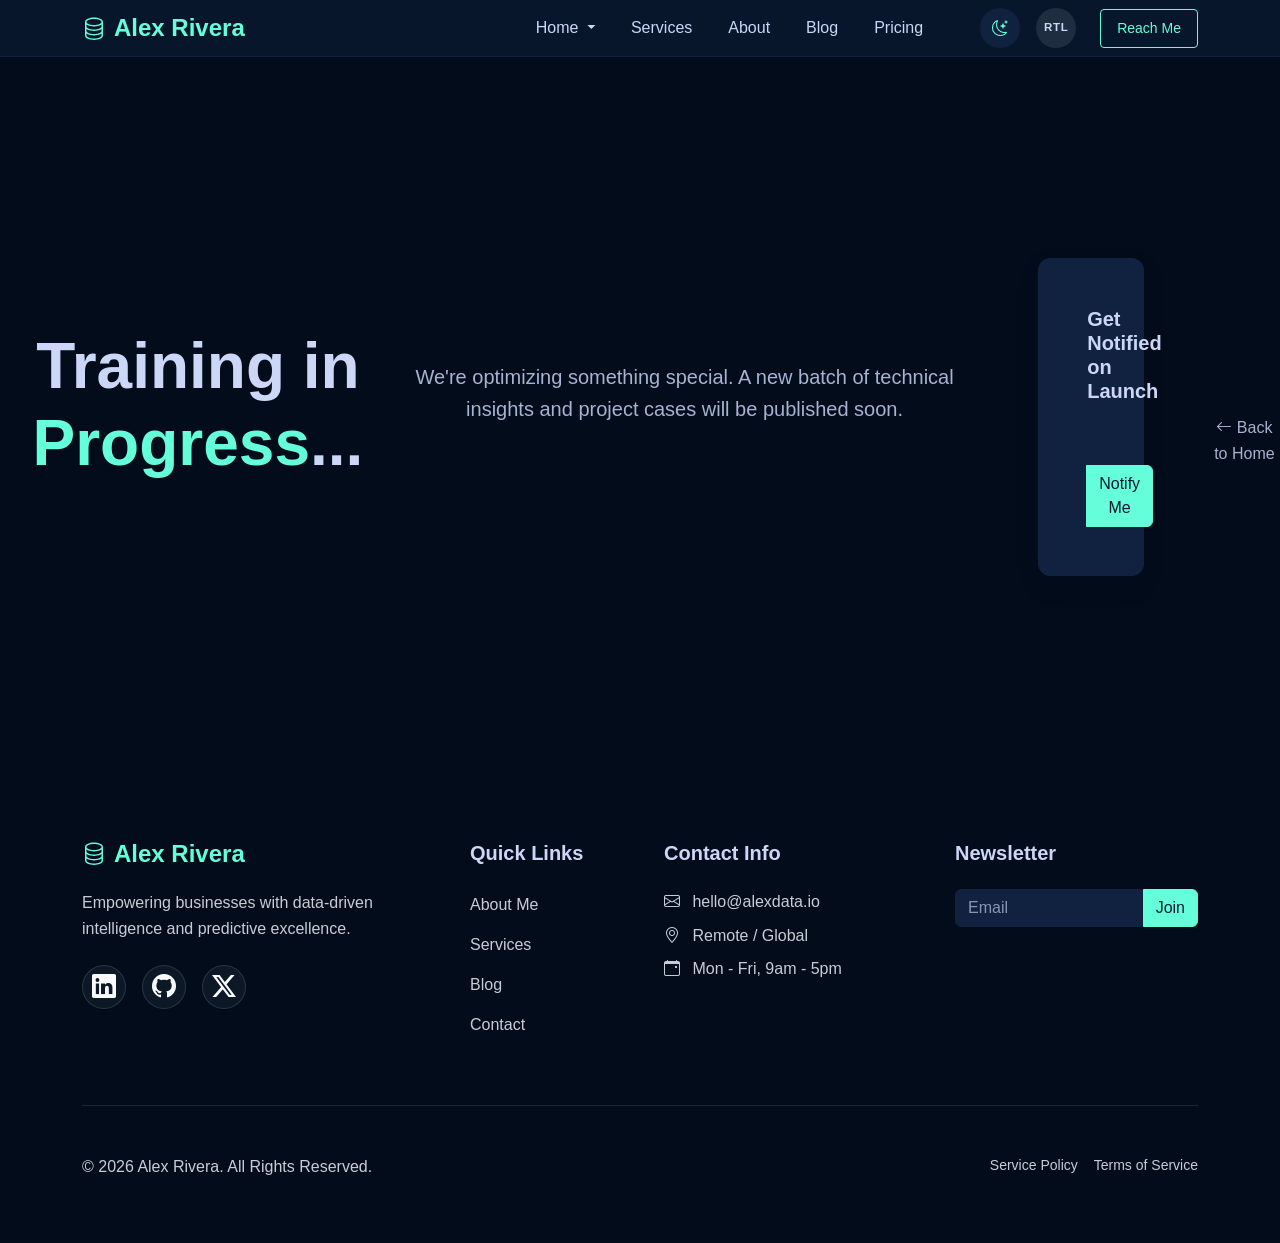
<file: coming-soon.html>
<!DOCTYPE html>
<html lang="en" dir="ltr">
<head>
    <meta charset="UTF-8">
    <meta name="viewport" content="width=device-width, initial-scale=1.0">
    <title>Coming Soon | New Insights Incoming</title>
    <link rel="icon" type="image/svg+xml" href="assets/images/favicon.svg">
    <link href="https://cdn.jsdelivr.net/npm/bootstrap@5.3.0/dist/css/bootstrap.min.css" rel="stylesheet">
    <link rel="stylesheet" href="assets/css/style.css">
    <link rel="stylesheet" href="https://cdn.jsdelivr.net/npm/bootstrap-icons@1.11.0/font/bootstrap-icons.css">
</head>
<body>
    <div id="preloader"><div class="spinner"></div></div>

    <!-- Header / Navbar -->
    <nav class="navbar navbar-expand-xl sticky-top">
        <div class="container">
            <a class="navbar-brand" href="index.html">
                <svg class="me-2" xmlns="http://www.w3.org/2000/svg" width="1em" height="1em" fill="currentColor" viewBox="0 0 16 16" style="vertical-align: -0.125em;"><path d="M4.318 2.687C5.234 2.271 6.536 2 8 2s2.766.27 3.682.687C12.644 3.125 13 3.627 13 4c0 .374-.356.875-1.318 1.313C10.766 5.729 9.464 6 8 6s-2.766-.27-3.682-.687C3.356 4.875 3 4.373 3 4c0-.374.356-.875 1.318-1.313ZM13 5.698V7c0 .374-.356.875-1.318 1.313C10.766 8.729 9.464 9 8 9s-2.766-.27-3.682-.687C3.356 7.875 3 7.373 3 7V5.698c.271.202.58.378.904.525C4.978 6.711 6.427 7 8 7s3.022-.289 4.096-.777A4.92 4.92 0 0 0 13 5.698ZM14 4c0-1.007-.875-1.755-1.904-2.223C11.022 1.289 9.573 1 8 1s-3.022.289-4.096.777C2.875 2.245 2 2.993 2 4v9c0 1.007.875 1.755 1.904 2.223C4.978 15.71 6.427 16 8 16s3.022-.289 4.096-.777C13.125 14.755 14 14.007 14 13V4Zm-1 4.698V10c0 .374-.356.875-1.318 1.313C10.766 11.729 9.464 12 8 12s-2.766-.27-3.682-.687C3.356 10.875 3 10.373 3 10V8.698c.271.202.58.378.904.525C4.978 9.71 6.427 10 8 10s3.022-.289 4.096-.777A4.92 4.92 0 0 0 13 8.698Zm0 3V13c0 .374-.356.875-1.318 1.313C10.766 14.729 9.464 15 8 15s-2.766-.27-3.682-.687C3.356 13.875 3 13.373 3 13v-1.302c.271.202.58.378.904.525C4.978 12.71 6.427 13 8 13s3.022-.289 4.096-.777c.324-.147.633-.323.904-.525Z"/></svg>Alex Rivera
            </a>
            <button class="navbar-toggler" type="button" data-bs-toggle="collapse" data-bs-target="#navbarNav">
                <span class="bi bi-list text-secondary fs-1"></span>
            </button>
            <div class="collapse navbar-collapse" id="navbarNav">
                <ul class="navbar-nav site-nav-links align-items-center">
                    <li class="nav-item dropdown">
                        <a class="nav-link dropdown-toggle" href="#" id="homeDropdown" role="button" data-bs-toggle="dropdown" aria-expanded="false">
                            Home
                        </a>
                        <ul class="dropdown-menu border-secondary" aria-labelledby="homeDropdown">
                            <li><a class="dropdown-item" href="index.html">Home 1</a></li>
                            <li><a class="dropdown-item" href="home2.html">Home 2</a></li>
                        </ul>
                    </li>
                    <li class="nav-item"><a class="nav-link" href="services.html">Services</a></li>
                    <li class="nav-item"><a class="nav-link" href="about.html">About</a></li>
                    <li class="nav-item"><a class="nav-link" href="blog.html">Blog</a></li>
                    <li class="nav-item"><a class="nav-link" href="pricing.html">Pricing</a></li>
                </ul>
                <ul class="navbar-nav ms-auto align-items-start align-items-xl-center gap-2 gap-lg-3">
                    <!-- Action Buttons -->
                    <li class="nav-item ms-lg-3 mt-3 mt-xl-0">
                        <button id="theme-toggle" class="btn-icon-circle btn-icon-circle--dark" aria-label="Toggle Dark Mode">
                            <i class="bi bi-moon-stars"></i>
                        </button>
                    </li>
                    <li class="nav-item">
                        <button id="rtl-toggle" class="btn-icon-circle btn-icon-circle--label" aria-label="Toggle RTL">RTL</button>
                    </li>
                    <li class="nav-item ms-lg-2">
                    <a href="contact.html" class="btn btn-outline-custom btn-sm py-2 px-3">Reach Me</a>
                    </li>
                </ul>
            </div>
        </div>
    </nav>

    <main class="d-flex align-items-center py-5 text-center" style="min-height: 80vh;">
        <h1 class="display-3 fw-bold mb-4">Training in <span class="text-secondary">Progress</span>...</h1>
        <p class="lead text-muted mb-5">We're optimizing something special. A new batch of technical insights and project cases will be published soon.</p>
        
        <div class="row justify-content-center">
            <div class="col-md-6">
                <div class="card-custom p-5">
                    <h5 class="mb-4">Get Notified on Launch</h5>
                    <form class="needs-validation" novalidate>
                        <div class="input-group">
                            <input type="email" class="form-control form-control-theme" placeholder="Enter your email" required>
                            <button class="btn btn-primary-custom" type="submit">Notify Me</button>
                        </div>
                    </form>
                </div>
            </div>
        </div>
        
        <div class="mt-5">
            <a href="index.html" class="text-muted"><i class="bi bi-arrow-left"></i> Back to Home</a>
        </div>
    </main>

    <!-- Footer -->
    <footer class="section-padding text-light" style="background-color: var(--footer-bg);">
        <div class="container">
            <div class="row g-5">
                <div class="col-lg-4">
                    <a class="navbar-brand text-secondary fs-3 mb-4 d-block" href="index.html"><svg class="me-2" xmlns="http://www.w3.org/2000/svg" width="1em" height="1em" fill="currentColor" viewBox="0 0 16 16" style="vertical-align: -0.125em;"><path d="M4.318 2.687C5.234 2.271 6.536 2 8 2s2.766.27 3.682.687C12.644 3.125 13 3.627 13 4c0 .374-.356.875-1.318 1.313C10.766 5.729 9.464 6 8 6s-2.766-.27-3.682-.687C3.356 4.875 3 4.373 3 4c0-.374.356-.875 1.318-1.313ZM13 5.698V7c0 .374-.356.875-1.318 1.313C10.766 8.729 9.464 9 8 9s-2.766-.27-3.682-.687C3.356 7.875 3 7.373 3 7V5.698c.271.202.58.378.904.525C4.978 6.711 6.427 7 8 7s3.022-.289 4.096-.777A4.92 4.92 0 0 0 13 5.698ZM14 4c0-1.007-.875-1.755-1.904-2.223C11.022 1.289 9.573 1 8 1s-3.022.289-4.096.777C2.875 2.245 2 2.993 2 4v9c0 1.007.875 1.755 1.904 2.223C4.978 15.71 6.427 16 8 16s3.022-.289 4.096-.777C13.125 14.755 14 14.007 14 13V4Zm-1 4.698V10c0 .374-.356.875-1.318 1.313C10.766 11.729 9.464 12 8 12s-2.766-.27-3.682-.687C3.356 10.875 3 10.373 3 10V8.698c.271.202.58.378.904.525C4.978 9.71 6.427 10 8 10s3.022-.289 4.096-.777A4.92 4.92 0 0 0 13 8.698Zm0 3V13c0 .374-.356.875-1.318 1.313C10.766 14.729 9.464 15 8 15s-2.766-.27-3.682-.687C3.356 13.875 3 13.373 3 13v-1.302c.271.202.58.378.904.525C4.978 12.71 6.427 13 8 13s3.022-.289 4.096-.777c.324-.147.633-.323.904-.525Z"/></svg>Alex Rivera</a>
                    <p class="text-muted mb-4">Empowering businesses with data-driven intelligence and predictive excellence.</p>
                    <div class="social-links d-flex gap-3">
                        <a href="#" class="text-light fs-4"><i class="bi bi-linkedin"></i></a>
                        <a href="#" class="text-light fs-4"><i class="bi bi-github"></i></a>
                        <a href="#" class="text-light fs-4"><i class="bi bi-twitter-x"></i></a>
                    </div>
                </div>
                <div class="col-lg-2">
                    <h5 class="mb-4">Quick Links</h5>
                    <ul class="list-unstyled">
                        <li class="mb-2"><a href="about.html" class="text-muted">About Me</a></li>
                        <li class="mb-2"><a href="services.html" class="text-muted">Services</a></li>
                        <li class="mb-2"><a href="blog.html" class="text-muted">Blog</a></li>
                        <li class="mb-2"><a href="contact.html" class="text-muted">Contact</a></li>
                    </ul>
                </div>
                <div class="col-lg-3">
                    <h5 class="mb-4">Contact Info</h5>
                    <ul class="list-unstyled text-muted">
                        <li class="mb-2"><i class="bi bi-envelope me-2"></i> hello@alexdata.io</li>
                        <li class="mb-2"><i class="bi bi-geo-alt me-2"></i> Remote / Global</li>
                        <li class="mb-2"><i class="bi bi-calendar-event me-2"></i> Mon - Fri, 9am - 5pm</li>
                    </ul>
                </div>
                <div class="col-lg-3">
                    <h5 class="mb-4">Newsletter</h5>
                    <form class="needs-validation" novalidate>
                        <div class="input-group mb-3">
                            <input type="email" class="form-control form-control-theme" placeholder="Email" required aria-label="Email address">
                            <button class="btn btn-primary-custom" type="submit">Join</button>
                        </div>
                    </form>
                </div>
            </div>
            <hr class="my-5 border-secondary">
            <div class="row">
                <div class="col-md-6 text-center text-md-start">
                    <p class="text-muted mb-0">&copy; 2026 Alex Rivera. All Rights Reserved.</p>
                </div>
                <div class="col-md-6 text-center text-md-end">
                    <div class="d-flex gap-3 justify-content-center justify-content-md-end">
                        <a href="#" class="text-muted text-decoration-none small">Service Policy</a>
                        <a href="#" class="text-muted text-decoration-none small">Terms of Service</a>
                    </div>
                </div>
            </div>
        </div>
    </footer>
    <script src="https://cdn.jsdelivr.net/npm/bootstrap@5.3.0/dist/js/bootstrap.bundle.min.js"></script>
    <script src="assets/js/main.js"></script>
</body>
</html>
</file>
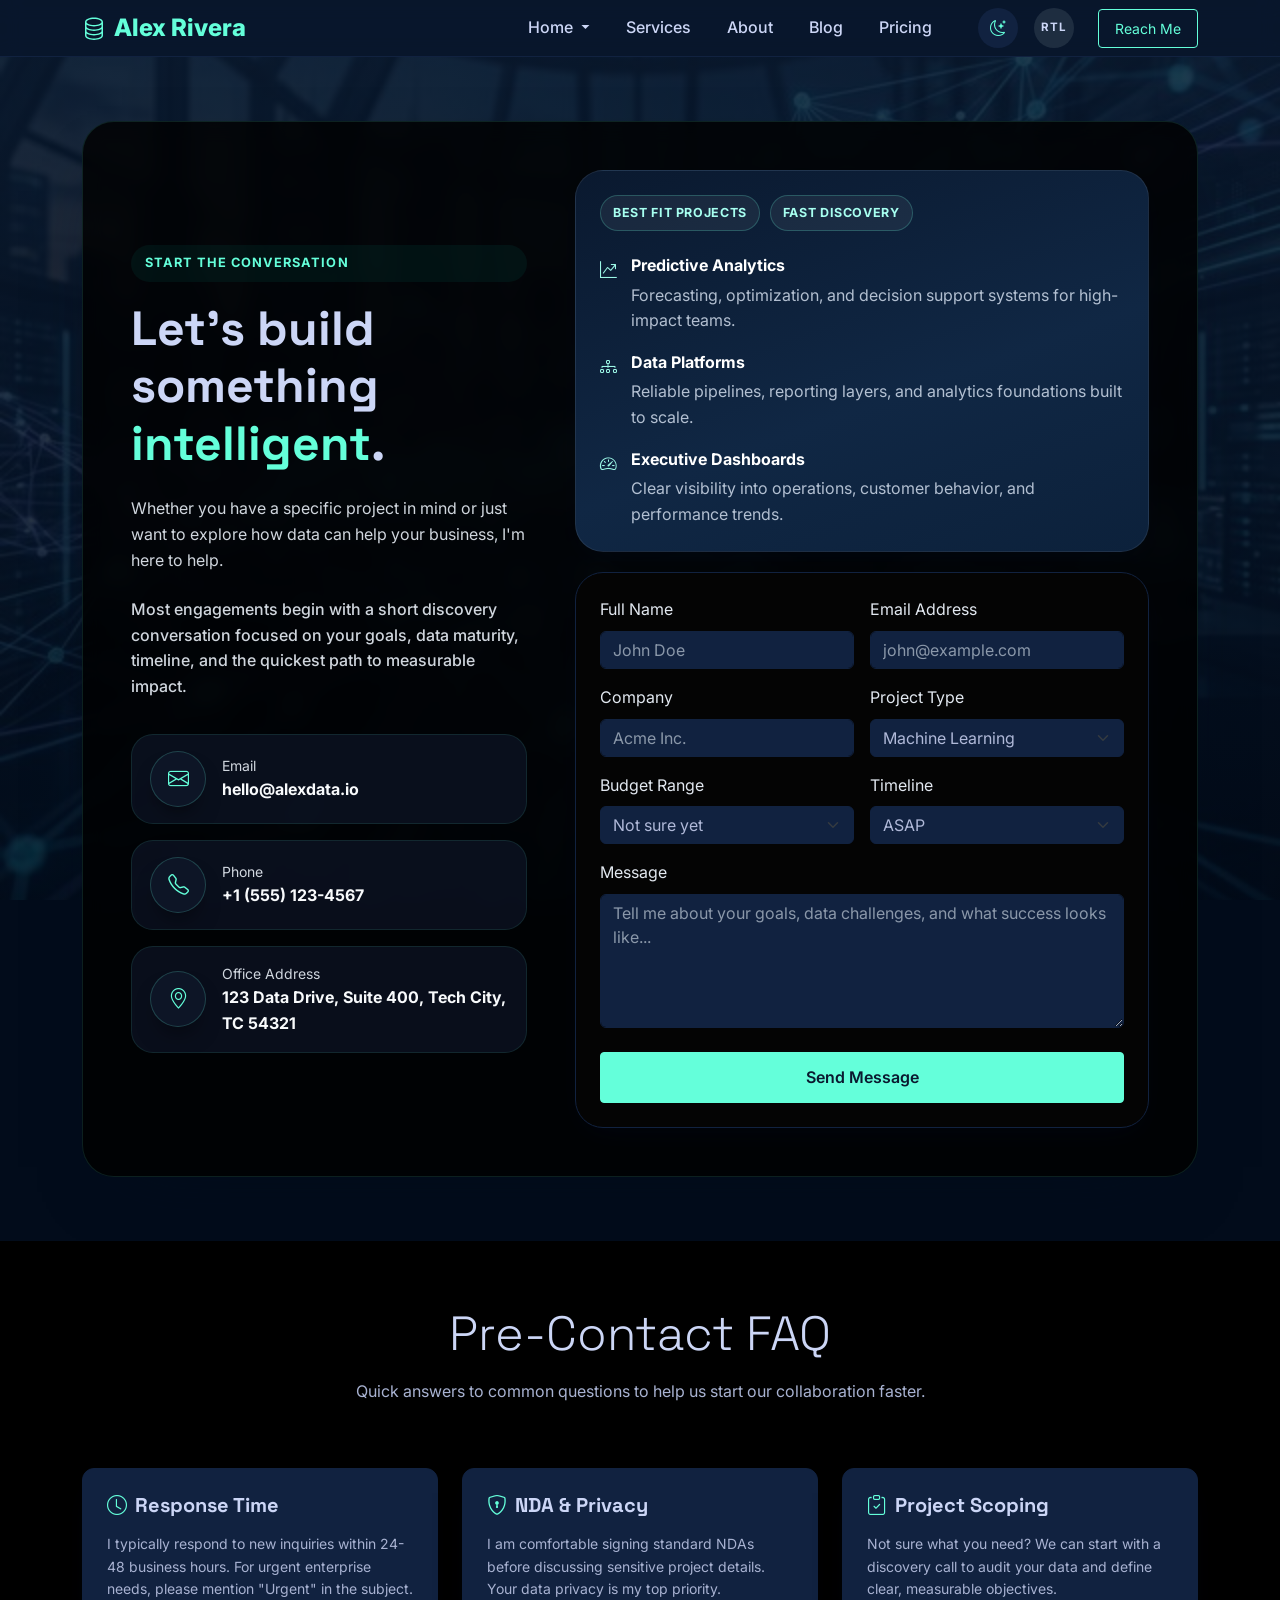
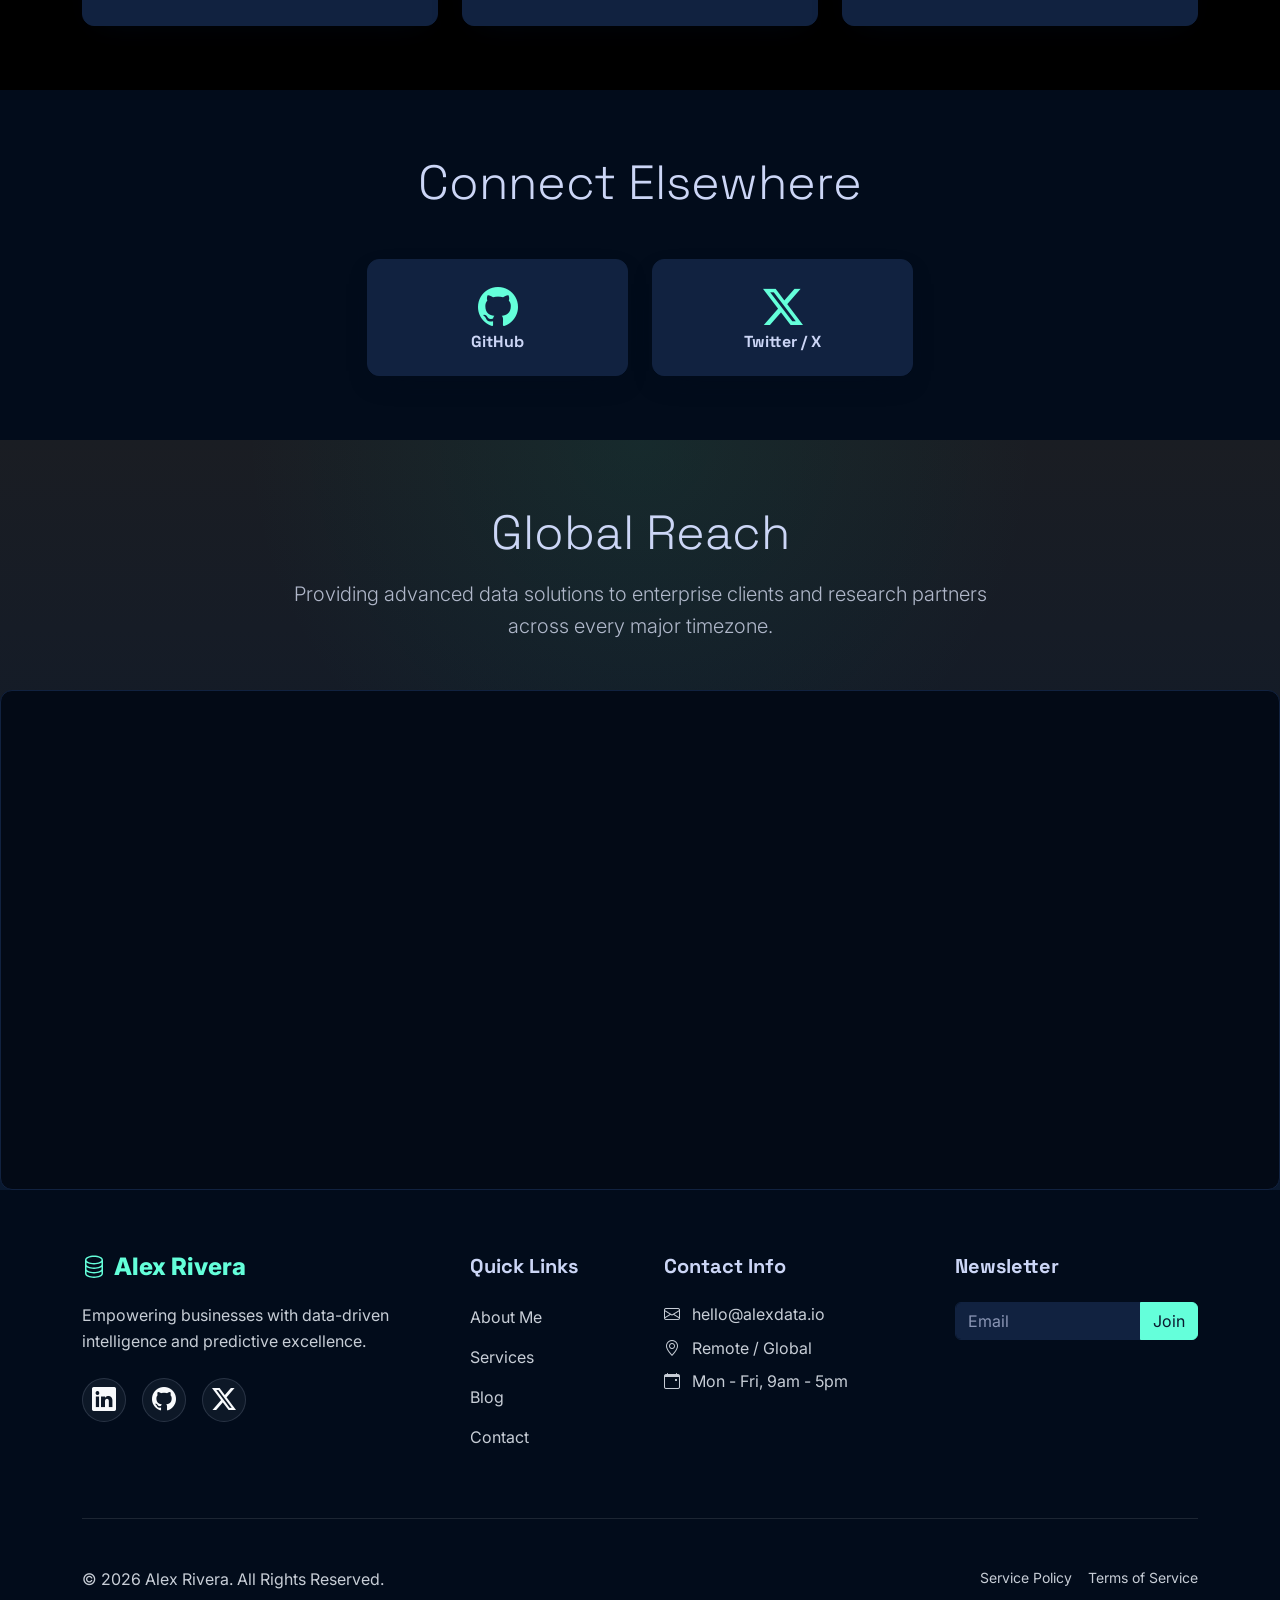
<file: contact.html>
<!DOCTYPE html>
<html lang="en" dir="ltr">
<head>
    <meta charset="UTF-8">
    <meta name="viewport" content="width=device-width, initial-scale=1.0">
    <title>Contact Alex | Data Scientist</title>
    <link rel="icon" type="image/svg+xml" href="assets/images/favicon.svg">
    <link href="https://cdn.jsdelivr.net/npm/bootstrap@5.3.0/dist/css/bootstrap.min.css" rel="stylesheet">
    <link href="https://fonts.googleapis.com/css2?family=Inter:wght@400;700&family=Space+Grotesk:wght@500;700&family=JetBrains+Mono:wght@400;500&display=swap" rel="stylesheet">
    <link rel="stylesheet" href="assets/css/style.css">
    <link rel="stylesheet" href="https://cdn.jsdelivr.net/npm/bootstrap-icons@1.11.0/font/bootstrap-icons.css">
</head>
<body>
    <div class="data-grid-overlay"></div>
    <!-- Header / Navbar -->
    <nav class="navbar navbar-expand-xl sticky-top">
        <div class="container">
            <a class="navbar-brand" href="index.html">
                <svg class="me-2" xmlns="http://www.w3.org/2000/svg" width="1em" height="1em" fill="currentColor" viewBox="0 0 16 16" style="vertical-align: -0.125em;"><path d="M4.318 2.687C5.234 2.271 6.536 2 8 2s2.766.27 3.682.687C12.644 3.125 13 3.627 13 4c0 .374-.356.875-1.318 1.313C10.766 5.729 9.464 6 8 6s-2.766-.27-3.682-.687C3.356 4.875 3 4.373 3 4c0-.374.356-.875 1.318-1.313ZM13 5.698V7c0 .374-.356.875-1.318 1.313C10.766 8.729 9.464 9 8 9s-2.766-.27-3.682-.687C3.356 7.875 3 7.373 3 7V5.698c.271.202.58.378.904.525C4.978 6.711 6.427 7 8 7s3.022-.289 4.096-.777A4.92 4.92 0 0 0 13 5.698ZM14 4c0-1.007-.875-1.755-1.904-2.223C11.022 1.289 9.573 1 8 1s-3.022.289-4.096.777C2.875 2.245 2 2.993 2 4v9c0 1.007.875 1.755 1.904 2.223C4.978 15.71 6.427 16 8 16s3.022-.289 4.096-.777C13.125 14.755 14 14.007 14 13V4Zm-1 4.698V10c0 .374-.356.875-1.318 1.313C10.766 11.729 9.464 12 8 12s-2.766-.27-3.682-.687C3.356 10.875 3 10.373 3 10V8.698c.271.202.58.378.904.525C4.978 9.71 6.427 10 8 10s3.022-.289 4.096-.777A4.92 4.92 0 0 0 13 8.698Zm0 3V13c0 .374-.356.875-1.318 1.313C10.766 14.729 9.464 15 8 15s-2.766-.27-3.682-.687C3.356 13.875 3 13.373 3 13v-1.302c.271.202.58.378.904.525C4.978 12.71 6.427 13 8 13s3.022-.289 4.096-.777c.324-.147.633-.323.904-.525Z"/></svg>Alex Rivera
            </a>
            <button class="navbar-toggler" type="button" data-bs-toggle="collapse" data-bs-target="#navbarNav">
                <span class="bi bi-list text-secondary fs-1"></span>
            </button>
            <div class="collapse navbar-collapse" id="navbarNav">
                <ul class="navbar-nav site-nav-links align-items-center">
                    <li class="nav-item dropdown">
                        <a class="nav-link dropdown-toggle" href="#" id="homeDropdown" role="button" data-bs-toggle="dropdown" aria-expanded="false">
                            Home
                        </a>
                        <ul class="dropdown-menu border-secondary" aria-labelledby="homeDropdown">
                            <li><a class="dropdown-item" href="index.html">Home 1</a></li>
                            <li><a class="dropdown-item" href="home2.html">Home 2</a></li>
                        </ul>
                    </li>
                    <li class="nav-item"><a class="nav-link" href="services.html">Services</a></li>
                    <li class="nav-item"><a class="nav-link" href="about.html">About</a></li>
                    <li class="nav-item"><a class="nav-link" href="blog.html">Blog</a></li>
                    <li class="nav-item"><a class="nav-link" href="pricing.html">Pricing</a></li>
                </ul>
                <ul class="navbar-nav site-nav-actions ms-auto align-items-start align-items-xl-center gap-2 gap-lg-3">
                    <!-- Action Buttons -->
                    <li class="nav-item ms-lg-3 mt-3 mt-xl-0">
                        <button id="theme-toggle" class="btn-icon-circle btn-icon-circle--dark" aria-label="Toggle Dark Mode">
                            <i class="bi bi-moon-stars"></i>
                        </button>
                    </li>
                    <li class="nav-item">
                        <button id="rtl-toggle" class="btn-icon-circle btn-icon-circle--label" aria-label="Toggle RTL">RTL</button>
                    </li>
                    <li class="nav-item ms-lg-2">
                    <a href="#contact-form" class="btn btn-outline-custom btn-sm py-2 px-3">Reach Me</a>
                    </li>
                </ul>
            </div>
        </div>
    </nav>

    <section class="section-padding bg-theme-header hero-contact">
        <div class="container">
            <div class="contact-hero-shell">
                <div class="row g-5 align-items-stretch">
                    <div class="col-lg-5">
                        <div class="contact-hero-copy text-start h-100">
                            <span class="contact-hero-kicker">Start the Conversation</span>
                            <h1 class="display-5 fw-bold mb-4">Let's build something <span class="text-secondary">intelligent</span>.</h1>
                            <p class="text-muted mb-4">Whether you have a specific project in mind or just want to explore how data can help your business, I'm here to help.</p>
                            <p class="contact-hero-note mb-4">Most engagements begin with a short discovery conversation focused on your goals, data maturity, timeline, and the quickest path to measurable impact.</p>

                            <div class="contact-direct-list">
                                <div class="contact-direct-item">
                                    <div class="contact-direct-icon me-3">
                                        <i class="bi bi-envelope"></i>
                                    </div>
                                    <div>
                                        <span class="text-muted d-block small">Email</span>
                                        <strong>hello@alexdata.io</strong>
                                    </div>
                                </div>
                                <div class="contact-direct-item">
                                    <div class="contact-direct-icon me-3">
                                        <i class="bi bi-telephone"></i>
                                    </div>
                                    <div>
                                        <span class="text-muted d-block small">Phone</span>
                                        <strong>+1 (555) 123-4567</strong>
                                    </div>
                                </div>
                                <div class="contact-direct-item">
                                    <div class="contact-direct-icon me-3">
                                        <i class="bi bi-geo-alt"></i>
                                    </div>
                                    <div>
                                        <span class="text-muted d-block small">Office Address</span>
                                        <strong>123 Data Drive, Suite 400, Tech City, TC 54321</strong>
                                    </div>
                                </div>
                            </div>
                        </div>
                    </div>
                    <div class="col-lg-7">
                        <div class="contact-hero-grid">
                            <div class="contact-hero-insight card-custom">
                                <div class="contact-hero-insight-header">
                                    <span class="contact-mini-chip">Best Fit Projects</span>
                                    <span class="contact-mini-chip">Fast Discovery</span>
                                </div>
                                <div class="contact-hero-insight-list">
                                    <div class="contact-hero-insight-item">
                                        <i class="bi bi-graph-up-arrow"></i>
                                        <div>
                                            <strong>Predictive Analytics</strong>
                                            <p class="mb-0">Forecasting, optimization, and decision support systems for high-impact teams.</p>
                                        </div>
                                    </div>
                                    <div class="contact-hero-insight-item">
                                        <i class="bi bi-diagram-3"></i>
                                        <div>
                                            <strong>Data Platforms</strong>
                                            <p class="mb-0">Reliable pipelines, reporting layers, and analytics foundations built to scale.</p>
                                        </div>
                                    </div>
                                    <div class="contact-hero-insight-item">
                                        <i class="bi bi-speedometer2"></i>
                                        <div>
                                            <strong>Executive Dashboards</strong>
                                            <p class="mb-0">Clear visibility into operations, customer behavior, and performance trends.</p>
                                        </div>
                                    </div>
                                </div>
                            </div>
                            <div class="card-custom contact-form-card" id="contact-form">
                                <form class="needs-validation" novalidate>
                                    <div class="row g-3">
                                        <div class="col-md-6">
                                            <label class="form-label">Full Name</label>
                                            <input type="text" class="form-control form-control-theme" required placeholder="John Doe">
                                        </div>
                                        <div class="col-md-6">
                                            <label class="form-label">Email Address</label>
                                            <input type="email" class="form-control form-control-theme" required placeholder="john@example.com">
                                        </div>
                                        <div class="col-md-6">
                                            <label class="form-label">Company</label>
                                            <input type="text" class="form-control form-control-theme" placeholder="Acme Inc.">
                                        </div>
                                        <div class="col-md-6">
                                            <label class="form-label">Project Type</label>
                                            <select class="form-select form-control-theme">
                                                <option>Machine Learning</option>
                                                <option>BI Dashboards</option>
                                                <option>Data Engineering</option>
                                                <option>Other</option>
                                            </select>
                                        </div>
                                        <div class="col-md-6">
                                            <label class="form-label">Budget Range</label>
                                            <select class="form-select form-control-theme">
                                                <option>Not sure yet</option>
                                                <option>$1k - $5k</option>
                                                <option>$5k - $15k</option>
                                                <option>$15k+</option>
                                            </select>
                                        </div>
                                        <div class="col-md-6">
                                            <label class="form-label">Timeline</label>
                                            <select class="form-select form-control-theme">
                                                <option>ASAP</option>
                                                <option>Within 1 month</option>
                                                <option>1 - 3 months</option>
                                                <option>Flexible</option>
                                            </select>
                                        </div>
                                        <div class="col-12">
                                            <label class="form-label">Message</label>
                                            <textarea class="form-control form-control-theme" rows="5" required placeholder="Tell me about your goals, data challenges, and what success looks like..."></textarea>
                                        </div>
                                    </div>
                                    <button type="submit" class="btn-custom btn-primary-custom w-100 mt-4">Send Message</button>
                                </form>
                            </div>
                        </div>
                    </div>
                </div>
            </div>
        </div>
    </section>


    <!-- Service Inquiries (FAQ) -->
    <section id="contact-faq" class="section-padding bg-light-subtle">
        <div class="container">
            <div class="row justify-content-center mb-5">
                <div class="col-lg-7 text-center">
                    <h2 class="display-5">Pre-Contact FAQ</h2>
                    <p class="text-muted">Quick answers to common questions to help us start our collaboration faster.</p>
                </div>
            </div>
            <div class="row g-4">
                <div class="col-md-4">
                    <div class="card-custom h-100 p-4">
                        <h5 class="mb-3"><i class="bi bi-clock text-secondary me-2"></i>Response Time</h5>
                        <p class="small text-muted mb-0">I typically respond to new inquiries within 24-48 business hours. For urgent enterprise needs, please mention "Urgent" in the subject.</p>
                    </div>
                </div>
                <div class="col-md-4">
                    <div class="card-custom h-100 p-4">
                        <h5 class="mb-3"><i class="bi bi-shield-lock text-secondary me-2"></i>NDA & Privacy</h5>
                        <p class="small text-muted mb-0">I am comfortable signing standard NDAs before discussing sensitive project details. Your data privacy is my top priority.</p>
                    </div>
                </div>
                <div class="col-md-4">
                    <div class="card-custom h-100 p-4">
                        <h5 class="mb-3"><i class="bi bi-clipboard-check text-secondary me-2"></i>Project Scoping</h5>
                        <p class="small text-muted mb-0">Not sure what you need? We can start with a discovery call to audit your data and define clear, measurable objectives.</p>
                    </div>
                </div>
            </div>
        </div>
    </section>

    <!-- Social Connect -->
    <section id="social-connect" class="section-padding">
        <div class="container text-center">
            <h2 class="display-5 mb-5">Connect Elsewhere</h2>
            <div class="row g-4 justify-content-center">
                <div class="col-6 col-md-3">
                    <a href="#" class="card-custom d-block p-4 text-decoration-none transition-base">
                        <i class="bi bi-github text-secondary display-6 mb-3"></i>
                        <h6 class="text-heading mb-0">GitHub</h6>
                    </a>
                </div>
                <div class="col-6 col-md-3">
                    <a href="#" class="card-custom d-block p-4 text-decoration-none transition-base">
                        <i class="bi bi-twitter-x text-secondary display-6 mb-3"></i>
                        <h6 class="text-heading mb-0">Twitter / X</h6>
                    </a>
                </div>
            </div>
        </div>
    </section>

    <!-- Global Operations Map Section -->
    <section id="global-map" class="section-padding bg-dark pb-0 overflow-hidden">
        <div class="container text-center mb-5">
            <h2 class="display-5 text-white">Global Reach</h2>
            <p class="lead text-muted mx-auto" style="max-width: 700px;">Providing advanced data solutions to enterprise clients and research partners across every major timezone.</p>
        </div>
        <div class="container-fluid p-0 mt-5">
            <div class="dark-map-container">
                <iframe src="https://www.google.com/maps/embed?pb=!1m18!1m12!1m3!1d100939.98555098464!2d-122.507640204439!3d37.757815000609726!2m3!1f0!2f0!3f0!3m2!1i1024!2i768!4f13.1!3m3!1m2!1s0x80859a6d0064867d%3A0x44406579a3637e6d!2sSan%20Francisco%2C%20CA!5e0!3m2!1sen!2sus!4v1700000000000!5m2!1sen!2sus" 
                        class="dark-map" 
                        allowfullscreen="" 
                        loading="lazy" 
                        referrerpolicy="no-referrer-when-downgrade">
                </iframe>
            </div>
        </div>
    </section>

    <!-- Footer -->
    <footer class="section-padding text-light" style="background-color: var(--footer-bg);">
        <div class="container">
            <div class="row g-5">
                <div class="col-lg-4">
                    <a class="navbar-brand text-secondary fs-3 mb-4 d-block" href="index.html"><svg class="me-2" xmlns="http://www.w3.org/2000/svg" width="1em" height="1em" fill="currentColor" viewBox="0 0 16 16" style="vertical-align: -0.125em;"><path d="M4.318 2.687C5.234 2.271 6.536 2 8 2s2.766.27 3.682.687C12.644 3.125 13 3.627 13 4c0 .374-.356.875-1.318 1.313C10.766 5.729 9.464 6 8 6s-2.766-.27-3.682-.687C3.356 4.875 3 4.373 3 4c0-.374.356-.875 1.318-1.313ZM13 5.698V7c0 .374-.356.875-1.318 1.313C10.766 8.729 9.464 9 8 9s-2.766-.27-3.682-.687C3.356 7.875 3 7.373 3 7V5.698c.271.202.58.378.904.525C4.978 6.711 6.427 7 8 7s3.022-.289 4.096-.777A4.92 4.92 0 0 0 13 5.698ZM14 4c0-1.007-.875-1.755-1.904-2.223C11.022 1.289 9.573 1 8 1s-3.022.289-4.096.777C2.875 2.245 2 2.993 2 4v9c0 1.007.875 1.755 1.904 2.223C4.978 15.71 6.427 16 8 16s3.022-.289 4.096-.777C13.125 14.755 14 14.007 14 13V4Zm-1 4.698V10c0 .374-.356.875-1.318 1.313C10.766 11.729 9.464 12 8 12s-2.766-.27-3.682-.687C3.356 10.875 3 10.373 3 10V8.698c.271.202.58.378.904.525C4.978 9.71 6.427 10 8 10s3.022-.289 4.096-.777A4.92 4.92 0 0 0 13 8.698Zm0 3V13c0 .374-.356.875-1.318 1.313C10.766 14.729 9.464 15 8 15s-2.766-.27-3.682-.687C3.356 13.875 3 13.373 3 13v-1.302c.271.202.58.378.904.525C4.978 12.71 6.427 13 8 13s3.022-.289 4.096-.777c.324-.147.633-.323.904-.525Z"/></svg>Alex Rivera</a>
                    <p class="text-muted mb-4">Empowering businesses with data-driven intelligence and predictive excellence.</p>
                    <div class="social-links d-flex gap-3">
                        <a href="#" class="text-light fs-4"><i class="bi bi-linkedin"></i></a>
                        <a href="#" class="text-light fs-4"><i class="bi bi-github"></i></a>
                        <a href="#" class="text-light fs-4"><i class="bi bi-twitter-x"></i></a>
                    </div>
                </div>
                <div class="col-lg-2">
                    <h5 class="mb-4">Quick Links</h5>
                    <ul class="list-unstyled">
                        <li class="mb-2"><a href="about.html" class="text-muted">About Me</a></li>
                        <li class="mb-2"><a href="services.html" class="text-muted">Services</a></li>
                        <li class="mb-2"><a href="blog.html" class="text-muted">Blog</a></li>
                        <li class="mb-2"><a href="contact.html" class="text-muted">Contact</a></li>
                    </ul>
                </div>
                <div class="col-lg-3">
                    <h5 class="mb-4">Contact Info</h5>
                    <ul class="list-unstyled text-muted">
                        <li class="mb-2"><i class="bi bi-envelope me-2"></i> hello@alexdata.io</li>
                        <li class="mb-2"><i class="bi bi-geo-alt me-2"></i> Remote / Global</li>
                        <li class="mb-2"><i class="bi bi-calendar-event me-2"></i> Mon - Fri, 9am - 5pm</li>
                    </ul>
                </div>
                <div class="col-lg-3">
                    <h5 class="mb-4">Newsletter</h5>
                    <form class="needs-validation" novalidate>
                        <div class="input-group mb-3">
                            <input type="email" class="form-control form-control-theme" placeholder="Email" required aria-label="Email address">
                            <button class="btn btn-primary-custom" type="submit">Join</button>
                        </div>
                    </form>
                </div>
            </div>
            <hr class="my-5 border-secondary">
            <div class="row">
                <div class="col-md-6 text-center text-md-start">
                    <p class="text-muted mb-0">&copy; 2026 Alex Rivera. All Rights Reserved.</p>
                </div>
                <div class="col-md-6 text-center text-md-end">
                    <div class="d-flex gap-3 justify-content-center justify-content-md-end">
                        <a href="#" class="text-muted text-decoration-none small">Service Policy</a>
                        <a href="#" class="text-muted text-decoration-none small">Terms of Service</a>
                    </div>
                </div>
            </div>
        </div>
    </footer>

    <script src="https://cdn.jsdelivr.net/npm/bootstrap@5.3.0/dist/js/bootstrap.bundle.min.js"></script>
    <script src="assets/js/main.js"></script>
</body>
</html>
</file>
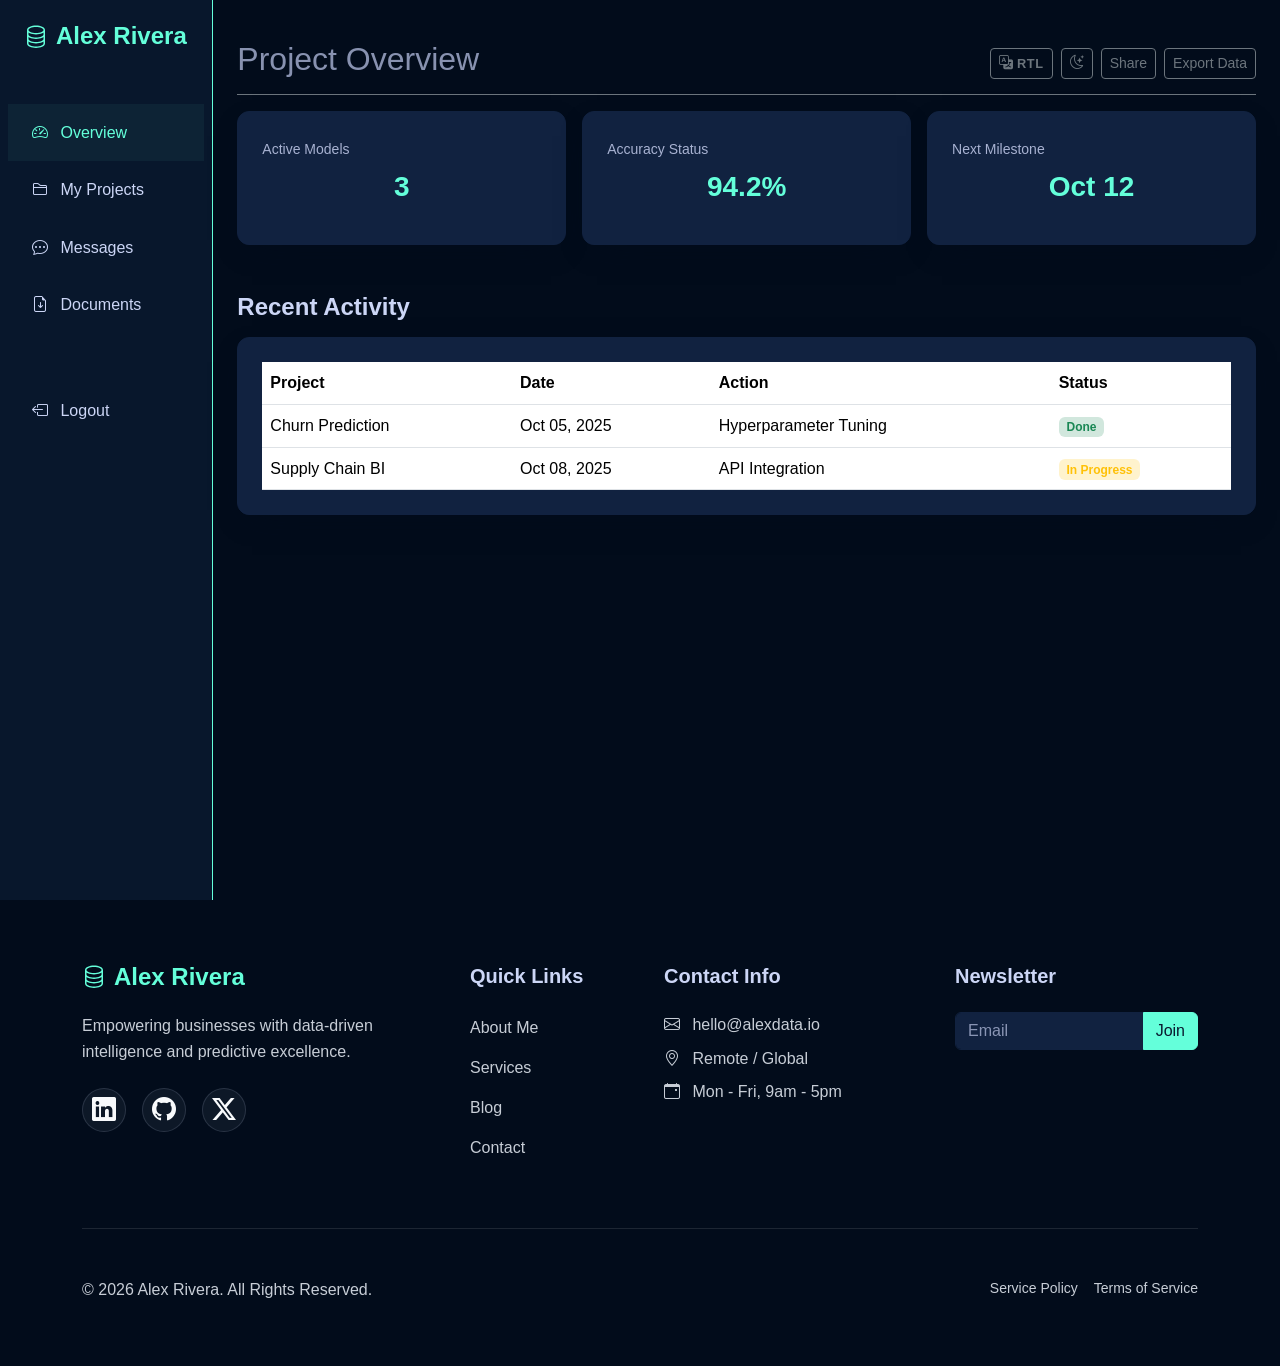
<file: dashboard.html>
﻿<!DOCTYPE html>
<html lang="en" dir="ltr">
<head>
    <meta charset="UTF-8">
    <meta name="viewport" content="width=device-width, initial-scale=1.0">
    <title>Client Dashboard | Alex Rivera</title>
    <link rel="icon" type="image/svg+xml" href="assets/images/favicon.svg">
    <link href="https://cdn.jsdelivr.net/npm/bootstrap@5.3.0/dist/css/bootstrap.min.css" rel="stylesheet">
    <link rel="stylesheet" href="assets/css/style.css">
    <link rel="stylesheet" href="https://cdn.jsdelivr.net/npm/bootstrap-icons@1.11.0/font/bootstrap-icons.css">
    <style>
        .sidebar { min-height: 100vh; background: var(--navbar-bg); border-right: 1px solid var(--secondary-color); }
        .sidebar .nav-link { color: var(--text-muted); padding: 1rem 1.5rem; transition: 0.3s; }
        .sidebar .nav-link:hover, .sidebar .nav-link.active { color: var(--secondary-color); background: rgba(100, 255, 218, 0.05); }
    </style>
</head>
<body>

    <div class="container-fluid">
        <div class="row">
            <!-- Sidebar -->
            <nav class="col-md-3 col-lg-2 d-md-block sidebar collapse p-0">
                <div class="p-4 mb-4">
                    <a class="navbar-brand text-secondary fs-4" href="index.html">
                        <svg class="me-2" xmlns="http://www.w3.org/2000/svg" width="1em" height="1em" fill="currentColor" viewBox="0 0 16 16" style="vertical-align: -0.125em;"><path d="M4.318 2.687C5.234 2.271 6.536 2 8 2s2.766.27 3.682.687C12.644 3.125 13 3.627 13 4c0 .374-.356.875-1.318 1.313C10.766 5.729 9.464 6 8 6s-2.766-.27-3.682-.687C3.356 4.875 3 4.373 3 4c0-.374.356-.875 1.318-1.313ZM13 5.698V7c0 .374-.356.875-1.318 1.313C10.766 8.729 9.464 9 8 9s-2.766-.27-3.682-.687C3.356 7.875 3 7.373 3 7V5.698c.271.202.58.378.904.525C4.978 6.711 6.427 7 8 7s3.022-.289 4.096-.777A4.92 4.92 0 0 0 13 5.698ZM14 4c0-1.007-.875-1.755-1.904-2.223C11.022 1.289 9.573 1 8 1s-3.022.289-4.096.777C2.875 2.245 2 2.993 2 4v9c0 1.007.875 1.755 1.904 2.223C4.978 15.71 6.427 16 8 16s3.022-.289 4.096-.777C13.125 14.755 14 14.007 14 13V4Zm-1 4.698V10c0 .374-.356.875-1.318 1.313C10.766 11.729 9.464 12 8 12s-2.766-.27-3.682-.687C3.356 10.875 3 10.373 3 10V8.698c.271.202.58.378.904.525C4.978 9.71 6.427 10 8 10s3.022-.289 4.096-.777A4.92 4.92 0 0 0 13 8.698Zm0 3V13c0 .374-.356.875-1.318 1.313C10.766 14.729 9.464 15 8 15s-2.766-.27-3.682-.687C3.356 13.875 3 13.373 3 13v-1.302c.271.202.58.378.904.525C4.978 12.71 6.427 13 8 13s3.022-.289 4.096-.777c.324-.147.633-.323.904-.525Z"/></svg>Alex Rivera
                    </a>
                </div>
                <ul class="nav flex-column">
                    <li class="nav-item"><a class="nav-link active" href="#"><i class="bi bi-speedometer2 me-2"></i> Overview</a></li>
                    <li class="nav-item"><a class="nav-link" href="#"><i class="bi bi-folder2 me-2"></i> My Projects</a></li>
                    <li class="nav-item"><a class="nav-link" href="#"><i class="bi bi-chat-dots me-2"></i> Messages</a></li>
                    <li class="nav-item"><a class="nav-link" href="#"><i class="bi bi-file-earmark-arrow-down me-2"></i> Documents</a></li>
                    <li class="nav-item mt-5"><a class="nav-link text-danger" href="login.html"><i class="bi bi-box-arrow-left me-2"></i> Logout</a></li>
                </ul>
            </nav>

            <!-- Main Content -->
            <main class="col-md-9 ms-sm-auto col-lg-10 px-md-4 py-4">
                <div class="d-flex justify-content-between flex-wrap flex-md-nowrap align-items-center pt-3 pb-2 mb-3 border-bottom border-secondary">
                    <h1 class="h2">Project Overview</h1>
                    <div class="btn-toolbar mb-2 mb-md-0">
                        <button id="rtl-toggle" class="btn btn-sm btn-outline-secondary me-2" aria-label="Toggle RTL">
                            <i class="bi bi-translate me-1"></i><span class="fw-semibold" style="font-size:0.8rem;letter-spacing:0.05em;">RTL</span>
                        </button>
                        <button id="theme-toggle" class="btn btn-sm btn-outline-secondary me-2" aria-label="Toggle Theme">
                            <i class="bi bi-moon-stars"></i>
                        </button>
                        <button type="button" class="btn btn-sm btn-outline-secondary me-2">Share</button>
                        <button type="button" class="btn btn-sm btn-outline-secondary">Export Data</button>
                    </div>
                </div>

                <div class="row g-3">
                    <div class="col-md-4">
                        <div class="card-custom">
                            <span class="text-muted small">Active Models</span>
                            <h3 class="mt-2 text-secondary">3</h3>
                        </div>
                    </div>
                    <div class="col-md-4">
                        <div class="card-custom">
                            <span class="text-muted small">Accuracy Status</span>
                            <h3 class="mt-2 text-secondary">94.2%</h3>
                        </div>
                    </div>
                    <div class="col-md-4">
                        <div class="card-custom">
                            <span class="text-muted small">Next Milestone</span>
                            <h3 class="mt-2 text-secondary">Oct 12</h3>
                        </div>
                    </div>
                </div>

                <div class="mt-5">
                    <h4>Recent Activity</h4>
                    <div class="card-custom mt-3">
                        <div class="table-responsive">
                            <table class="table table-hover mb-0">
                                <thead>
                                    <tr>
                                        <th>Project</th>
                                        <th>Date</th>
                                        <th>Action</th>
                                        <th>Status</th>
                                    </tr>
                                </thead>
                                <tbody>
                                    <tr>
                                        <td>Churn Prediction</td>
                                        <td>Oct 05, 2025</td>
                                        <td>Hyperparameter Tuning</td>
                                        <td><span class="badge bg-success-subtle text-success">Done</span></td>
                                    </tr>
                                    <tr>
                                        <td>Supply Chain BI</td>
                                        <td>Oct 08, 2025</td>
                                        <td>API Integration</td>
                                        <td><span class="badge bg-warning-subtle text-warning">In Progress</span></td>
                                    </tr>
                                </tbody>
                            </table>
                        </div>
                    </div>
                </div>
            </main>
        </div>
    </div>

    <!-- Footer -->
    <footer class="section-padding text-light" style="background-color: var(--footer-bg);">
        <div class="container">
            <div class="row g-5">
                <div class="col-lg-4">
                    <a class="navbar-brand text-secondary fs-3 mb-4 d-block" href="index.html"><svg class="me-2" xmlns="http://www.w3.org/2000/svg" width="1em" height="1em" fill="currentColor" viewBox="0 0 16 16" style="vertical-align: -0.125em;"><path d="M4.318 2.687C5.234 2.271 6.536 2 8 2s2.766.27 3.682.687C12.644 3.125 13 3.627 13 4c0 .374-.356.875-1.318 1.313C10.766 5.729 9.464 6 8 6s-2.766-.27-3.682-.687C3.356 4.875 3 4.373 3 4c0-.374.356-.875 1.318-1.313ZM13 5.698V7c0 .374-.356.875-1.318 1.313C10.766 8.729 9.464 9 8 9s-2.766-.27-3.682-.687C3.356 7.875 3 7.373 3 7V5.698c.271.202.58.378.904.525C4.978 6.711 6.427 7 8 7s3.022-.289 4.096-.777A4.92 4.92 0 0 0 13 5.698ZM14 4c0-1.007-.875-1.755-1.904-2.223C11.022 1.289 9.573 1 8 1s-3.022.289-4.096.777C2.875 2.245 2 2.993 2 4v9c0 1.007.875 1.755 1.904 2.223C4.978 15.71 6.427 16 8 16s3.022-.289 4.096-.777C13.125 14.755 14 14.007 14 13V4Zm-1 4.698V10c0 .374-.356.875-1.318 1.313C10.766 11.729 9.464 12 8 12s-2.766-.27-3.682-.687C3.356 10.875 3 10.373 3 10V8.698c.271.202.58.378.904.525C4.978 9.71 6.427 10 8 10s3.022-.289 4.096-.777A4.92 4.92 0 0 0 13 8.698Zm0 3V13c0 .374-.356.875-1.318 1.313C10.766 14.729 9.464 15 8 15s-2.766-.27-3.682-.687C3.356 13.875 3 13.373 3 13v-1.302c.271.202.58.378.904.525C4.978 12.71 6.427 13 8 13s3.022-.289 4.096-.777c.324-.147.633-.323.904-.525Z"/></svg>Alex Rivera</a>
                    <p class="text-muted mb-4">Empowering businesses with data-driven intelligence and predictive excellence.</p>
                    <div class="social-links d-flex gap-3">
                        <a href="#" class="text-light fs-4"><i class="bi bi-linkedin"></i></a>
                        <a href="#" class="text-light fs-4"><i class="bi bi-github"></i></a>
                        <a href="#" class="text-light fs-4"><i class="bi bi-twitter-x"></i></a>
                    </div>
                </div>
                <div class="col-lg-2">
                    <h5 class="mb-4">Quick Links</h5>
                    <ul class="list-unstyled">
                        <li class="mb-2"><a href="about.html" class="text-muted">About Me</a></li>
                        <li class="mb-2"><a href="services.html" class="text-muted">Services</a></li>
                        <li class="mb-2"><a href="blog.html" class="text-muted">Blog</a></li>
                        <li class="mb-2"><a href="contact.html" class="text-muted">Contact</a></li>
                    </ul>
                </div>
                <div class="col-lg-3">
                    <h5 class="mb-4">Contact Info</h5>
                    <ul class="list-unstyled text-muted">
                        <li class="mb-2"><i class="bi bi-envelope me-2"></i> hello@alexdata.io</li>
                        <li class="mb-2"><i class="bi bi-geo-alt me-2"></i> Remote / Global</li>
                        <li class="mb-2"><i class="bi bi-calendar-event me-2"></i> Mon - Fri, 9am - 5pm</li>
                    </ul>
                </div>
                <div class="col-lg-3">
                    <h5 class="mb-4">Newsletter</h5>
                    <form class="needs-validation" novalidate>
                        <div class="input-group mb-3">
                            <input type="email" class="form-control form-control-theme" placeholder="Email" required aria-label="Email address">
                            <button class="btn btn-primary-custom" type="submit">Join</button>
                        </div>
                    </form>
                </div>
            </div>
            <hr class="my-5 border-secondary">
            <div class="row">
                <div class="col-md-6 text-center text-md-start">
                    <p class="text-muted mb-0">&copy; 2026 Alex Rivera. All Rights Reserved.</p>
                </div>
                <div class="col-md-6 text-center text-md-end">
                    <div class="d-flex gap-3 justify-content-center justify-content-md-end">
                        <a href="#" class="text-muted text-decoration-none small">Service Policy</a>
                        <a href="#" class="text-muted text-decoration-none small">Terms of Service</a>
                    </div>
                </div>
            </div>
        </div>
    </footer>

    <script src="https://cdn.jsdelivr.net/npm/bootstrap@5.3.0/dist/js/bootstrap.bundle.min.js"></script>
    <script src="assets/js/main.js"></script>
    <script src="assets/js/dashboard.js"></script>
</body>
</html>
</file>
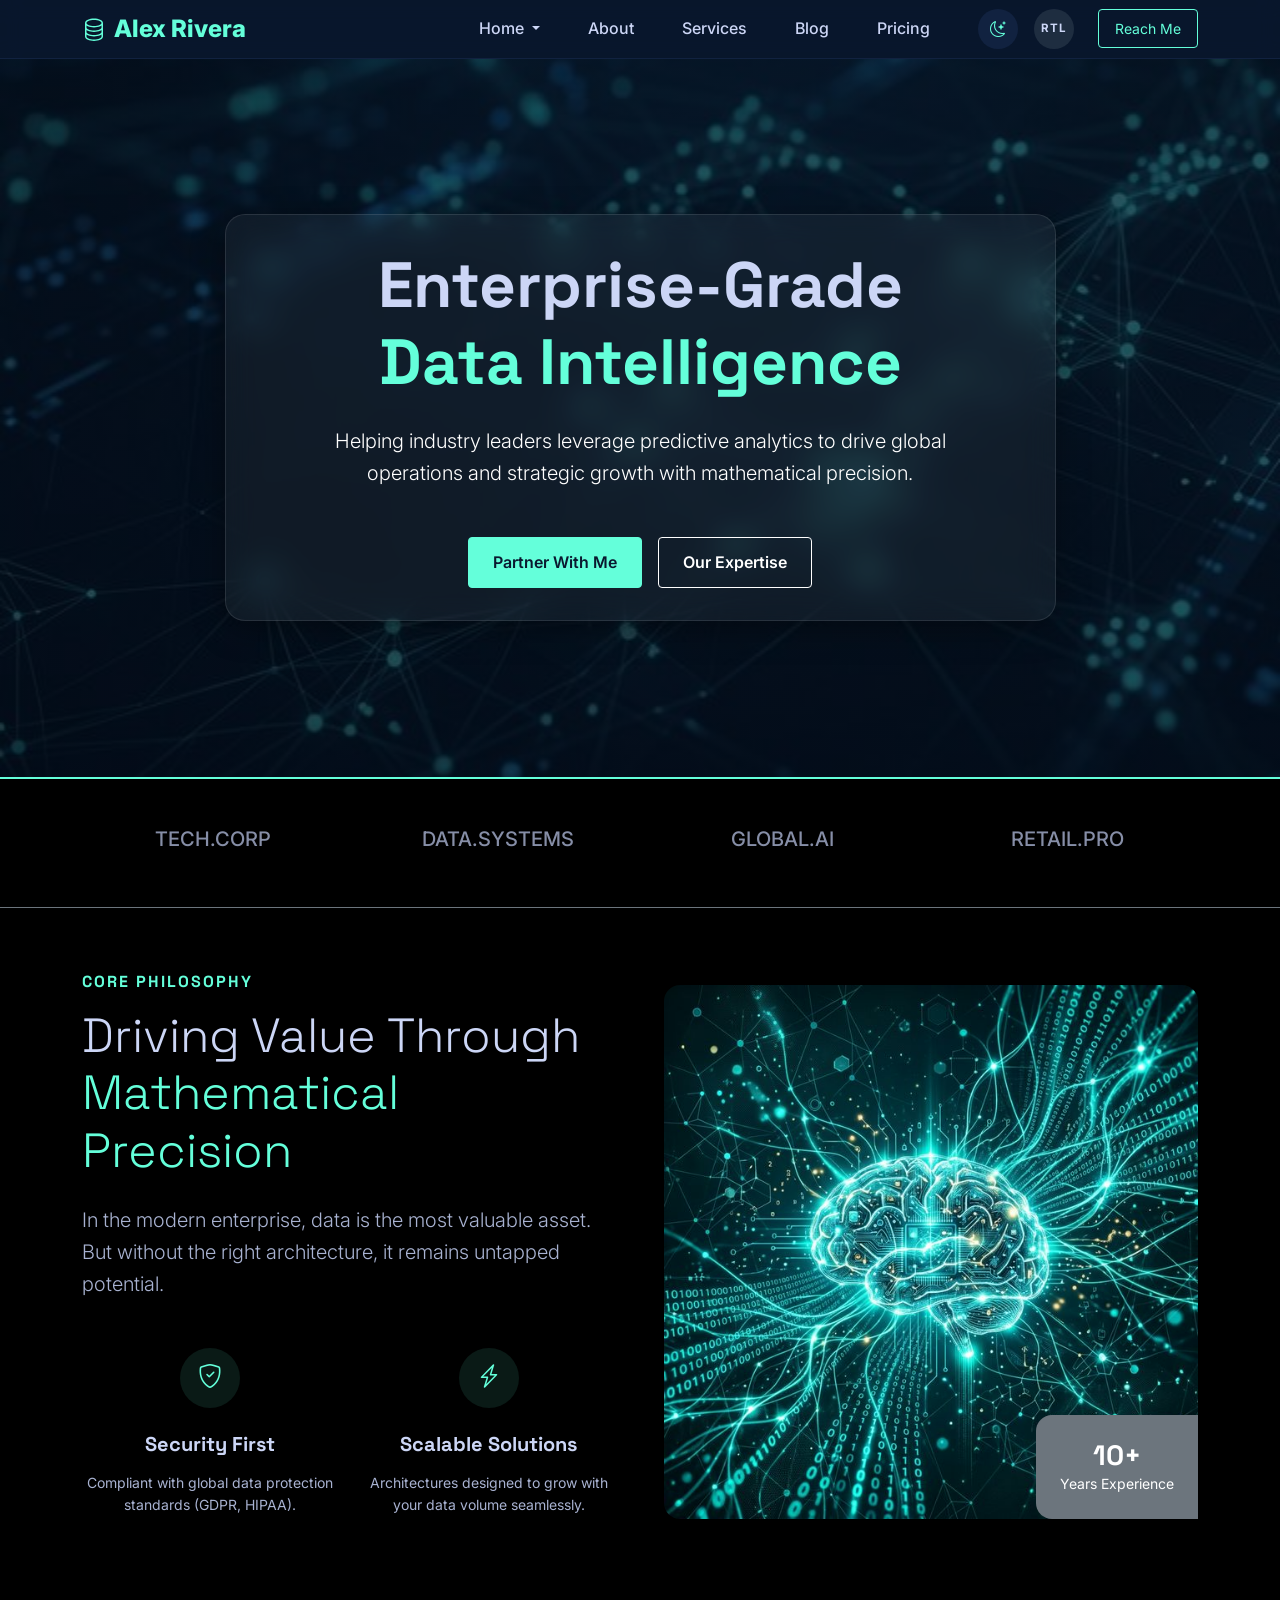
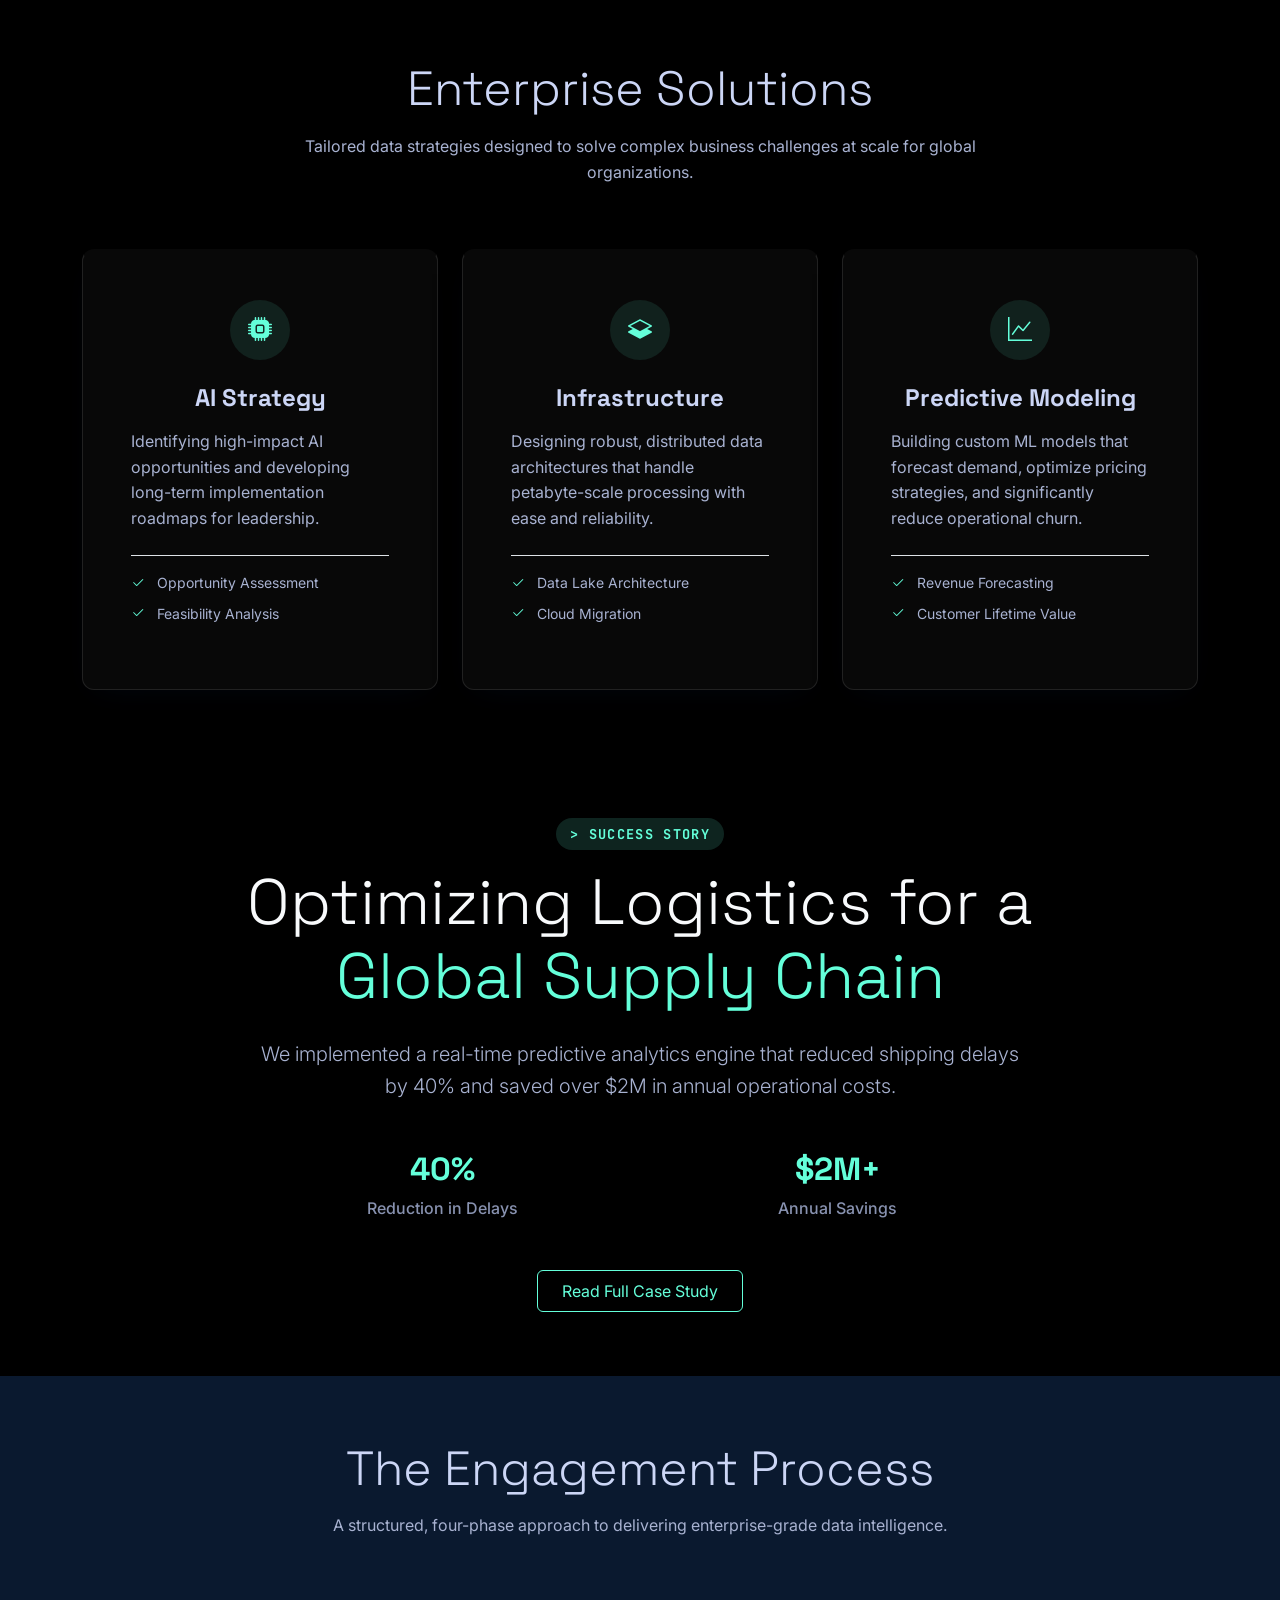
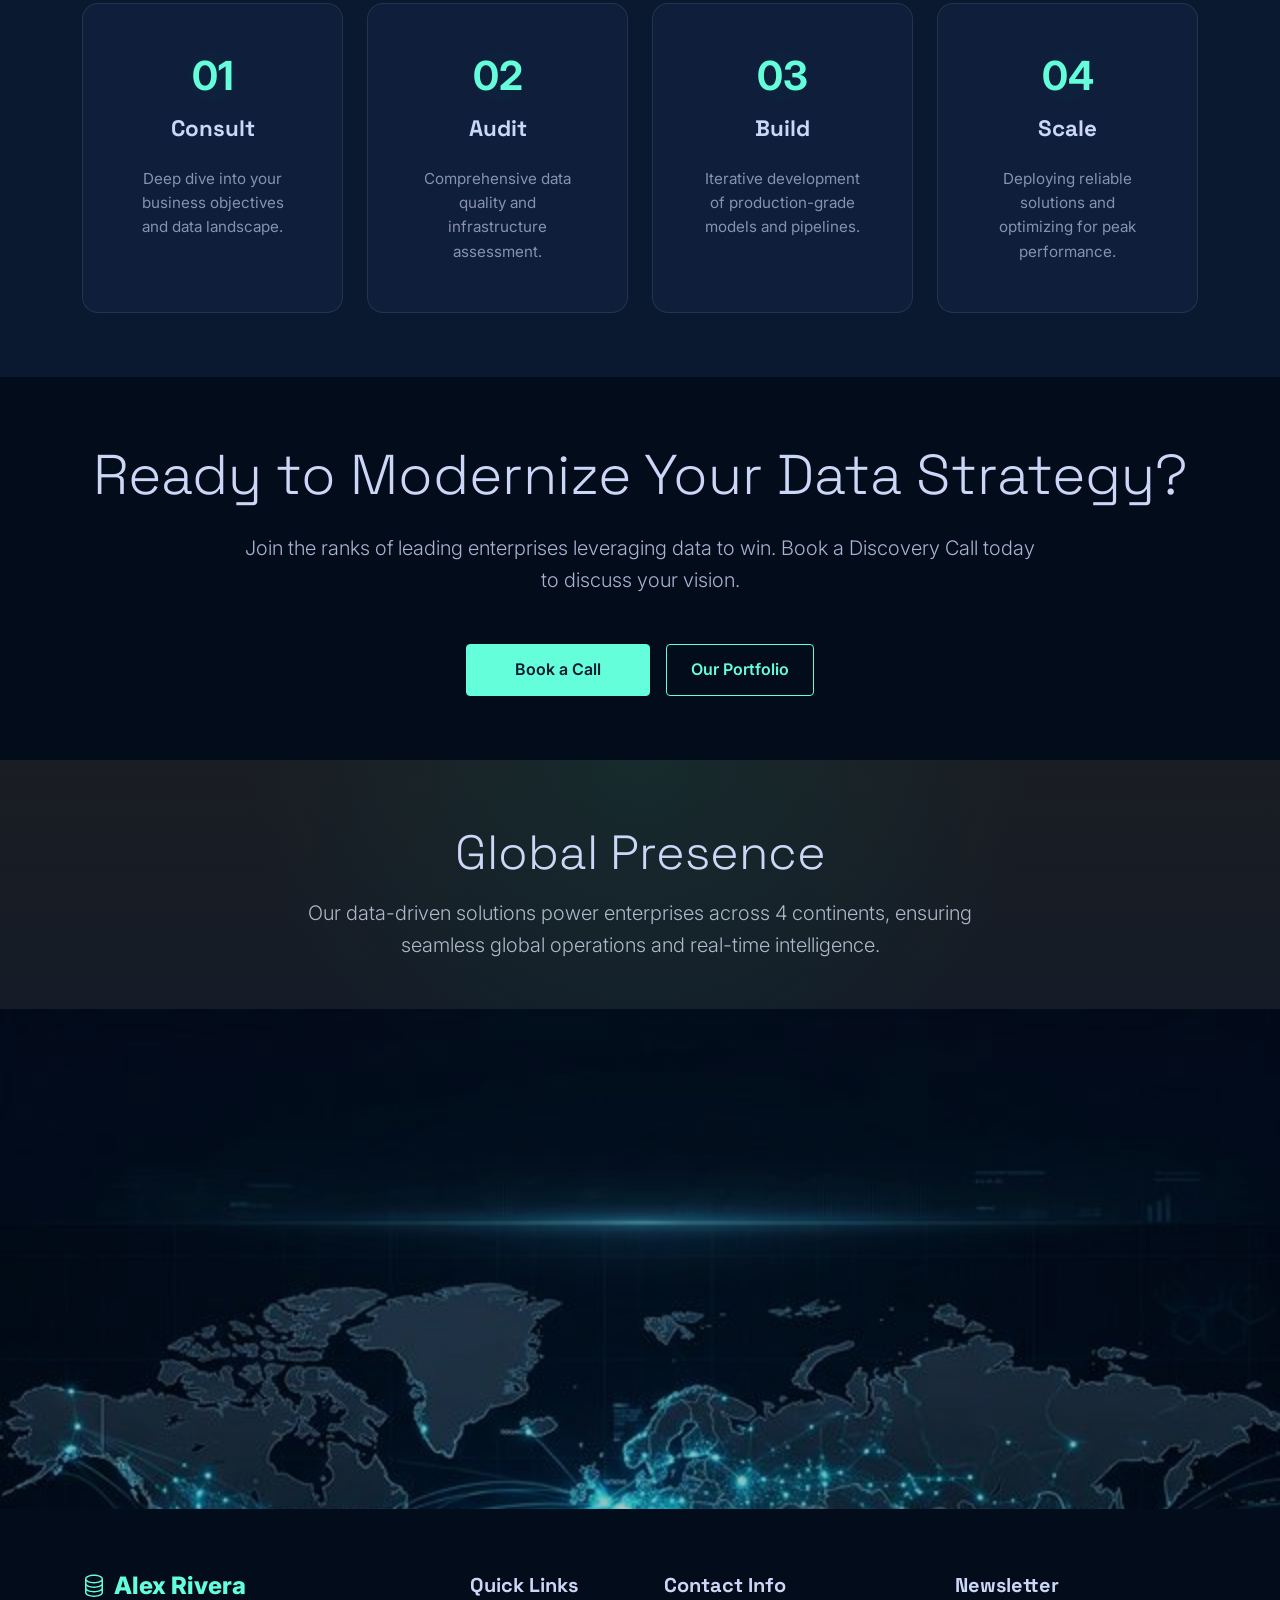
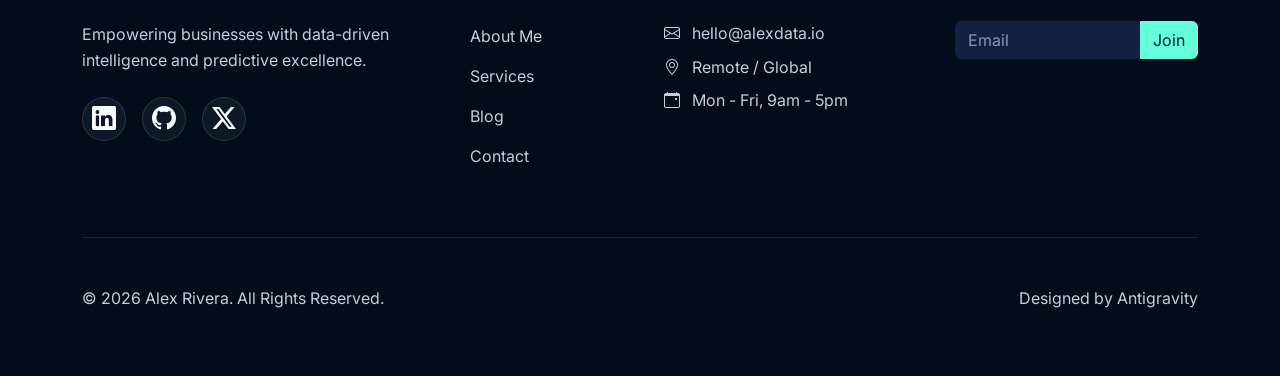
<file: home2.html>
<!DOCTYPE html>
<html lang="en">
<head>
    <meta charset="UTF-8">
    <meta name="viewport" content="width=device-width, initial-scale=1.0">
    <title>Corporate Data Solutions | Alex Rivera</title>
    <link rel="icon" type="image/svg+xml" href="assets/images/favicon.svg">
    <!-- CSS -->
    <link href="https://cdn.jsdelivr.net/npm/bootstrap@5.3.0/dist/css/bootstrap.min.css" rel="stylesheet">
    <link href="https://cdn.jsdelivr.net/npm/bootstrap-icons@1.11.0/font/bootstrap-icons.css" rel="stylesheet">
    <link rel="preconnect" href="https://fonts.googleapis.com">
    <link rel="preconnect" href="https://fonts.gstatic.com" crossorigin>
    <link href="https://fonts.googleapis.com/css2?family=Inter:wght@400;500;600;700;800&family=Space+Grotesk:wght@400;500;600;700&family=JetBrains+Mono:wght@400;500&display=swap" rel="stylesheet">
    <link rel="stylesheet" href="assets/css/style.css">
</head>
<body>
    <div class="data-grid-overlay"></div>
    <!-- Header / Navbar -->
    <nav class="navbar navbar-expand-xl sticky-top">
        <div class="container">
            <a class="navbar-brand" href="index.html">
                <svg class="me-2" xmlns="http://www.w3.org/2000/svg" width="1em" height="1em" fill="currentColor" viewBox="0 0 16 16" style="vertical-align: -0.125em;"><path d="M4.318 2.687C5.234 2.271 6.536 2 8 2s2.766.27 3.682.687C12.644 3.125 13 3.627 13 4c0 .374-.356.875-1.318 1.313C10.766 5.729 9.464 6 8 6s-2.766-.27-3.682-.687C3.356 4.875 3 4.373 3 4c0-.374.356-.875 1.318-1.313ZM13 5.698V7c0 .374-.356.875-1.318 1.313C10.766 8.729 9.464 9 8 9s-2.766-.27-3.682-.687C3.356 7.875 3 7.373 3 7V5.698c.271.202.58.378.904.525C4.978 6.711 6.427 7 8 7s3.022-.289 4.096-.777A4.92 4.92 0 0 0 13 5.698ZM14 4c0-1.007-.875-1.755-1.904-2.223C11.022 1.289 9.573 1 8 1s-3.022.289-4.096.777C2.875 2.245 2 2.993 2 4v9c0 1.007.875 1.755 1.904 2.223C4.978 15.71 6.427 16 8 16s3.022-.289 4.096-.777C13.125 14.755 14 14.007 14 13V4Zm-1 4.698V10c0 .374-.356.875-1.318 1.313C10.766 11.729 9.464 12 8 12s-2.766-.27-3.682-.687C3.356 10.875 3 10.373 3 10V8.698c.271.202.58.378.904.525C4.978 9.71 6.427 10 8 10s3.022-.289 4.096-.777A4.92 4.92 0 0 0 13 8.698Zm0 3V13c0 .374-.356.875-1.318 1.313C10.766 14.729 9.464 15 8 15s-2.766-.27-3.682-.687C3.356 13.875 3 13.373 3 13v-1.302c.271.202.58.378.904.525C4.978 12.71 6.427 13 8 13s3.022-.289 4.096-.777c.324-.147.633-.323.904-.525Z"/></svg>Alex Rivera
            </a>
            <button class="navbar-toggler" type="button" data-bs-toggle="collapse" data-bs-target="#navbarNav">
                <span class="bi bi-list text-secondary fs-1"></span>
            </button>
            <div class="collapse navbar-collapse" id="navbarNav">
                <ul class="navbar-nav ms-auto align-items-start align-items-xl-center gap-2 gap-lg-3">
                    <li class="nav-item dropdown">
                        <a class="nav-link dropdown-toggle" href="#" id="homeDropdown" role="button" data-bs-toggle="dropdown" aria-expanded="false">
                            Home
                        </a>
                        <ul class="dropdown-menu border-secondary" aria-labelledby="homeDropdown">
                            <li><a class="dropdown-item" href="index.html">Home 1</a></li>
                            <li><a class="dropdown-item" href="home2.html">Home 2</a></li>
                        </ul>
                    </li>
                    <li class="nav-item"><a class="nav-link" href="about.html">About</a></li>
                    <li class="nav-item"><a class="nav-link" href="services.html">Services</a></li>
                    <li class="nav-item"><a class="nav-link" href="blog.html">Blog</a></li>
                    <li class="nav-item"><a class="nav-link" href="pricing.html">Pricing</a></li>
                    <!-- Action Buttons -->
                    <li class="nav-item ms-lg-3 mt-3 mt-xl-0">
                        <button id="theme-toggle" class="btn-icon-circle btn-icon-circle--dark" aria-label="Toggle Dark Mode">
                            <i class="bi bi-moon-stars"></i>
                        </button>
                    </li>
                    <li class="nav-item">
                        <button id="rtl-toggle" class="btn-icon-circle btn-icon-circle--label" aria-label="Toggle RTL">RTL</button>
                    </li>
                    <li class="nav-item ms-lg-2">
                    <a href="contact.html" class="btn btn-outline-custom btn-sm py-2 px-3">Reach Me</a>
                    </li>
                </ul>
            </div>
        </div>
    </nav>

    <!-- Corporate Hero -->
    <section class="section-padding bg-enterprise-header d-flex align-items-center" style="min-height: 80vh;">
        <div class="container py-5">
            <div class="row justify-content-center">
                <div class="col-lg-9 text-center">
                    <div class="glass-card-hero animate-fade-up">
                        <h1 class="display-3 fw-bold mb-4">Enterprise-Grade <br><span class="text-secondary">Data Intelligence</span></h1>
                        <p class="lead mx-auto mb-5 opacity-90" style="max-width: 700px;">Helping industry leaders leverage predictive analytics to drive global operations and strategic growth with mathematical precision.</p>
                        <div class="d-flex justify-content-center gap-3">
                            <a href="contact.html" class="btn-custom btn-primary-custom px-4">Partner With Me</a>
                            <a href="services.html" class="btn-custom btn-outline-custom px-4 text-white border-white">Our Expertise</a>
                        </div>
                    </div>
                </div>
            </div>
        </div>
    </section>

    <section class="py-5 border-bottom border-secondary bg-section-white">
        <div class="container">
            <div class="row align-items-center justify-content-center g-4 row-cols-2 row-cols-md-4">
                <div class="col text-center h5 client-logo-item">TECH.CORP</div>
                <div class="col text-center h5 client-logo-item">DATA.SYSTEMS</div>
                <div class="col text-center h5 client-logo-item">GLOBAL.AI</div>
                <div class="col text-center h5 client-logo-item">RETAIL.PRO</div>
            </div>
        </div>
    </section>

    <!-- Core Philosophy -->
    <section class="section-padding bg-section-white">
        <div class="container">
            <div class="row align-items-center g-5">
                <div class="col-lg-6 animate-fade-up">
                    <h6 class="text-secondary fw-bold text-uppercase mb-3" style="letter-spacing: 2px;">Core Philosophy</h6>
                    <h2 class="display-5 mb-4 text-start">Driving Value Through <br><span class="text-secondary">Mathematical Precision</span></h2>
                    <p class="mb-5 lead text-muted">In the modern enterprise, data is the most valuable asset. But without the right architecture, it remains untapped potential.</p>
                    
                    <div class="row g-4">
                        <div class="col-sm-6 text-center">
                            <div class="feature-box-circle mx-auto">
                                <i class="bi bi-shield-check"></i>
                            </div>
                            <h5>Security First</h5>
                            <p class="small text-muted">Compliant with global data protection standards (GDPR, HIPAA).</p>
                        </div>
                        <div class="col-sm-6 text-center">
                            <div class="feature-box-circle mx-auto">
                                <i class="bi bi-lightning-charge"></i>
                            </div>
                            <h5>Scalable Solutions</h5>
                            <p class="small text-muted">Architectures designed to grow with your data volume seamlessly.</p>
                        </div>
                    </div>
                </div>
                <div class="col-lg-6 animate-fade-up">
                    <div class="position-relative">
                        <img src="assets/images/service_ml.png" alt="Data Intelligence" class="img-fluid rounded-4 shadow-lg">
                        <div class="position-absolute bottom-0 end-0 p-4 bg-secondary text-white rounded-start-4 d-none d-md-block">
                            <h3 class="mb-0 text-white">10+</h3>
                            <p class="small mb-0">Years Experience</p>
                        </div>
                    </div>
                </div>
            </div>
        </div>
    </section>

    <!-- Enterprise Solutions -->
    <section id="solutions" class="section-padding bg-light-subtle">
        <div class="container">
            <div class="row justify-content-center mb-5">
                <div class="col-lg-8 text-center animate-fade-up">
                    <h2 class="display-5">Enterprise Solutions</h2>
                    <p class="text-muted">Tailored data strategies designed to solve complex business challenges at scale for global organizations.</p>
                </div>
            </div>
            <div class="row g-4">
                <div class="col-lg-4 col-md-6 animate-fade-up">
                    <div class="card-custom enterprise-card text-center p-5 glass-card">
                        <div class="feature-box-circle mx-auto">
                            <i class="bi bi-cpu-fill"></i>
                        </div>
                        <h4 class="mb-3">AI Strategy</h4>
                        <p class="text-muted mb-4 text-start">Identifying high-impact AI opportunities and developing long-term implementation roadmaps for leadership.</p>
                        <ul class="list-unstyled small text-muted text-start border-top pt-3">
                            <li class="mb-2"><i class="bi bi-check2 text-secondary me-2"></i> Opportunity Assessment</li>
                            <li><i class="bi bi-check2 text-secondary me-2"></i> Feasibility Analysis</li>
                        </ul>
                    </div>
                </div>
                <div class="col-lg-4 col-md-6 animate-fade-up" style="animation-delay: 0.1s;">
                    <div class="card-custom enterprise-card text-center p-5 glass-card">
                        <div class="feature-box-circle mx-auto">
                            <i class="bi bi-layers-half"></i>
                        </div>
                        <h4 class="mb-3">Infrastructure</h4>
                        <p class="text-muted mb-4 text-start">Designing robust, distributed data architectures that handle petabyte-scale processing with ease and reliability.</p>
                        <ul class="list-unstyled small text-muted text-start border-top pt-3">
                            <li class="mb-2"><i class="bi bi-check2 text-secondary me-2"></i> Data Lake Architecture</li>
                            <li><i class="bi bi-check2 text-secondary me-2"></i> Cloud Migration</li>
                        </ul>
                    </div>
                </div>
                <div class="col-lg-4 col-md-6 animate-fade-up" style="animation-delay: 0.2s;">
                    <div class="card-custom enterprise-card text-center p-5 glass-card">
                        <div class="feature-box-circle mx-auto">
                            <i class="bi bi-graph-up"></i>
                        </div>
                        <h4 class="mb-3">Predictive Modeling</h4>
                        <p class="text-muted mb-4 text-start">Building custom ML models that forecast demand, optimize pricing strategies, and significantly reduce operational churn.</p>
                        <ul class="list-unstyled small text-muted text-start border-top pt-3">
                            <li class="mb-2"><i class="bi bi-check2 text-secondary me-2"></i> Revenue Forecasting</li>
                            <li><i class="bi bi-check2 text-secondary me-2"></i> Customer Lifetime Value</li>
                        </ul>
                    </div>
                </div>
            </div>
        </div>
    </section>

    <!-- Success Story -->
    <section id="case-studies" class="section-padding bg-section-white">
        <div class="container text-center">
            <div class="row justify-content-center">
                <div class="col-lg-10">
                    <h6 class="success-story-label text-secondary fw-bold text-uppercase mb-3 font-mono">> Success Story</h6>
                    <h2 class="success-story-title display-3 mb-4 text-center">Optimizing Logistics for a <br><span class="text-secondary">Global Supply Chain</span></h2>
                    <p class="lead text-muted mb-5 mx-auto col-lg-10">We implemented a real-time predictive analytics engine that reduced shipping delays by 40% and saved over $2M in annual operational costs.</p>
                    
                    <div class="row g-4 mb-5 justify-content-center">
                        <div class="col-md-5">
                            <div class="success-story-stat">
                                <h2 class="text-secondary mb-2 text-center">40%</h2>
                                <p class="mb-0 fw-medium text-center">Reduction in Delays</p>
                            </div>
                        </div>
                        <div class="col-md-5">
                            <div class="success-story-stat">
                                <h2 class="text-secondary mb-2 text-center">$2M+</h2>
                                <p class="mb-0 fw-medium text-center">Annual Savings</p>
                            </div>
                        </div>
                    </div>
                    
                    <a href="blog-details.html" class="btn btn-outline-custom py-2 px-4">Read Full Case Study</a>
                </div>
            </div>
        </div>
    </section>

    <!-- Engagement Process -->
    <section id="process" class="section-padding engagement-section">
        <div class="container">
            <div class="row justify-content-center mb-5">
                <div class="col-lg-8 text-center animate-fade-up">
                    <h2 class="display-5">The Engagement Process</h2>
                    <p class="process-intro">A structured, four-phase approach to delivering enterprise-grade data intelligence.</p>
                </div>
            </div>
            <div class="row g-4">
                <div class="col-md-3 animate-fade-up">
                    <div class="p-5 border border-secondary border-opacity-25 rounded-4 h-100 text-center process-card">
                        <div class="display-6 fw-bold text-secondary mb-3 process-step-number">01</div>
                        <h4>Consult</h4>
                        <p class="small">Deep dive into your business objectives and data landscape.</p>
                    </div>
                </div>
                <div class="col-md-3 animate-fade-up" style="animation-delay: 0.1s;">
                    <div class="p-5 border border-secondary border-opacity-25 rounded-4 h-100 text-center process-card">
                        <div class="display-6 fw-bold text-secondary mb-3 process-step-number">02</div>
                        <h4>Audit</h4>
                        <p class="small">Comprehensive data quality and infrastructure assessment.</p>
                    </div>
                </div>
                <div class="col-md-3 animate-fade-up" style="animation-delay: 0.2s;">
                    <div class="p-5 border border-secondary border-opacity-25 rounded-4 h-100 text-center process-card">
                        <div class="display-6 fw-bold text-secondary mb-3 process-step-number">03</div>
                        <h4>Build</h4>
                        <p class="small">Iterative development of production-grade models and pipelines.</p>
                    </div>
                </div>
                <div class="col-md-3 animate-fade-up" style="animation-delay: 0.3s;">
                    <div class="p-5 border border-secondary border-opacity-25 rounded-4 h-100 text-center process-card">
                        <div class="display-6 fw-bold text-secondary mb-3 process-step-number">04</div>
                        <h4>Scale</h4>
                        <p class="small">Deploying reliable solutions and optimizing for peak performance.</p>
                    </div>
                </div>
            </div>
        </div>
    </section>

    <!-- Enterprise CTA -->
    <section id="enterprise-cta" class="section-padding bg-theme-header">
        <div class="container text-center">
            <h2 class="display-4 mb-4">Ready to Modernize Your Data Strategy?</h2>
            <p class="lead mb-5 text-muted mx-auto" style="max-width: 800px;">Join the ranks of leading enterprises leveraging data to win. Book a Discovery Call today to discuss your vision.</p>
            <div class="d-flex justify-content-center gap-3">
                <a href="contact.html" class="btn-custom btn-primary-custom px-5">Book a Call</a>
                <a href="about.html" class="btn-custom btn-outline-custom">Our Portfolio</a>
            </div>
        </div>
    </section>

    <!-- Global Operations Map Section -->
    <section id="global-map" class="section-padding bg-dark pb-0 overflow-hidden">
        <div class="container text-center mb-5">
            <h2 class="display-5 text-white">Global Presence</h2>
            <p class="lead text-muted mx-auto" style="max-width: 700px;">Our data-driven solutions power enterprises across 4 continents, ensuring seamless global operations and real-time intelligence.</p>
        </div>
        <div class="container-fluid p-0 mt-2">
            <div class="position-relative" style="max-height: 500px; overflow: hidden;">
                <img src="assets/images/global-data-map-v2.png" alt="Global Operations Map" class="w-100 h-auto" style="opacity: 0.9; filter: brightness(0.85); object-fit: contain;">
            </div>
        </div>
    </section>

    <!-- Footer -->
    <footer class="section-padding text-light" style="background-color: var(--footer-bg);">
        <div class="container">
            <div class="row g-5">
                <div class="col-lg-4">
                    <a class="navbar-brand text-secondary fs-3 mb-4 d-block" href="index.html"><svg class="me-2" xmlns="http://www.w3.org/2000/svg" width="1em" height="1em" fill="currentColor" viewBox="0 0 16 16" style="vertical-align: -0.125em;"><path d="M4.318 2.687C5.234 2.271 6.536 2 8 2s2.766.27 3.682.687C12.644 3.125 13 3.627 13 4c0 .374-.356.875-1.318 1.313C10.766 5.729 9.464 6 8 6s-2.766-.27-3.682-.687C3.356 4.875 3 4.373 3 4c0-.374.356-.875 1.318-1.313ZM13 5.698V7c0 .374-.356.875-1.318 1.313C10.766 8.729 9.464 9 8 9s-2.766-.27-3.682-.687C3.356 7.875 3 7.373 3 7V5.698c.271.202.58.378.904.525C4.978 6.711 6.427 7 8 7s3.022-.289 4.096-.777A4.92 4.92 0 0 0 13 5.698ZM14 4c0-1.007-.875-1.755-1.904-2.223C11.022 1.289 9.573 1 8 1s-3.022.289-4.096.777C2.875 2.245 2 2.993 2 4v9c0 1.007.875 1.755 1.904 2.223C4.978 15.71 6.427 16 8 16s3.022-.289 4.096-.777C13.125 14.755 14 14.007 14 13V4Zm-1 4.698V10c0 .374-.356.875-1.318 1.313C10.766 11.729 9.464 12 8 12s-2.766-.27-3.682-.687C3.356 10.875 3 10.373 3 10V8.698c.271.202.58.378.904.525C4.978 9.71 6.427 10 8 10s3.022-.289 4.096-.777A4.92 4.92 0 0 0 13 8.698Zm0 3V13c0 .374-.356.875-1.318 1.313C10.766 14.729 9.464 15 8 15s-2.766-.27-3.682-.687C3.356 13.875 3 13.373 3 13v-1.302c.271.202.58.378.904.525C4.978 12.71 6.427 13 8 13s3.022-.289 4.096-.777c.324-.147.633-.323.904-.525Z"/></svg>Alex Rivera</a>
                    <p class="text-muted mb-4">Empowering businesses with data-driven intelligence and predictive excellence.</p>
                    <div class="social-links d-flex gap-3">
                        <a href="#" class="text-light fs-4"><i class="bi bi-linkedin"></i></a>
                        <a href="#" class="text-light fs-4"><i class="bi bi-github"></i></a>
                        <a href="#" class="text-light fs-4"><i class="bi bi-twitter-x"></i></a>
                    </div>
                </div>
                <div class="col-lg-2">
                    <h5 class="mb-4">Quick Links</h5>
                    <ul class="list-unstyled">
                        <li class="mb-2"><a href="about.html" class="text-muted">About Me</a></li>
                        <li class="mb-2"><a href="services.html" class="text-muted">Services</a></li>
                        <li class="mb-2"><a href="blog.html" class="text-muted">Blog</a></li>
                        <li class="mb-2"><a href="contact.html" class="text-muted">Contact</a></li>
                    </ul>
                </div>
                <div class="col-lg-3">
                    <h5 class="mb-4">Contact Info</h5>
                    <ul class="list-unstyled text-muted">
                        <li class="mb-2"><i class="bi bi-envelope me-2"></i> hello@alexdata.io</li>
                        <li class="mb-2"><i class="bi bi-geo-alt me-2"></i> Remote / Global</li>
                        <li class="mb-2"><i class="bi bi-calendar-event me-2"></i> Mon - Fri, 9am - 5pm</li>
                    </ul>
                </div>
                <div class="col-lg-3">
                    <h5 class="mb-4">Newsletter</h5>
                    <form class="needs-validation" novalidate>
                        <div class="input-group mb-3">
                            <input type="email" class="form-control form-control-theme" placeholder="Email" required aria-label="Email address">
                            <button class="btn btn-primary-custom" type="submit">Join</button>
                        </div>
                    </form>
                </div>
            </div>
            <hr class="my-5 border-secondary">
            <div class="row">
                <div class="col-md-6 text-center text-md-start">
                    <p class="text-muted mb-0">&copy; 2026 Alex Rivera. All Rights Reserved.</p>
                </div>
                <div class="col-md-6 text-center text-md-end">
                    <p class="text-muted mb-0">Designed by Antigravity</p>
                </div>
            </div>
        </div>
    </footer>

    <script src="https://cdn.jsdelivr.net/npm/bootstrap@5.3.0/dist/js/bootstrap.bundle.min.js"></script>
    <script src="assets/js/main.js"></script>
</body>
</html>
</file>
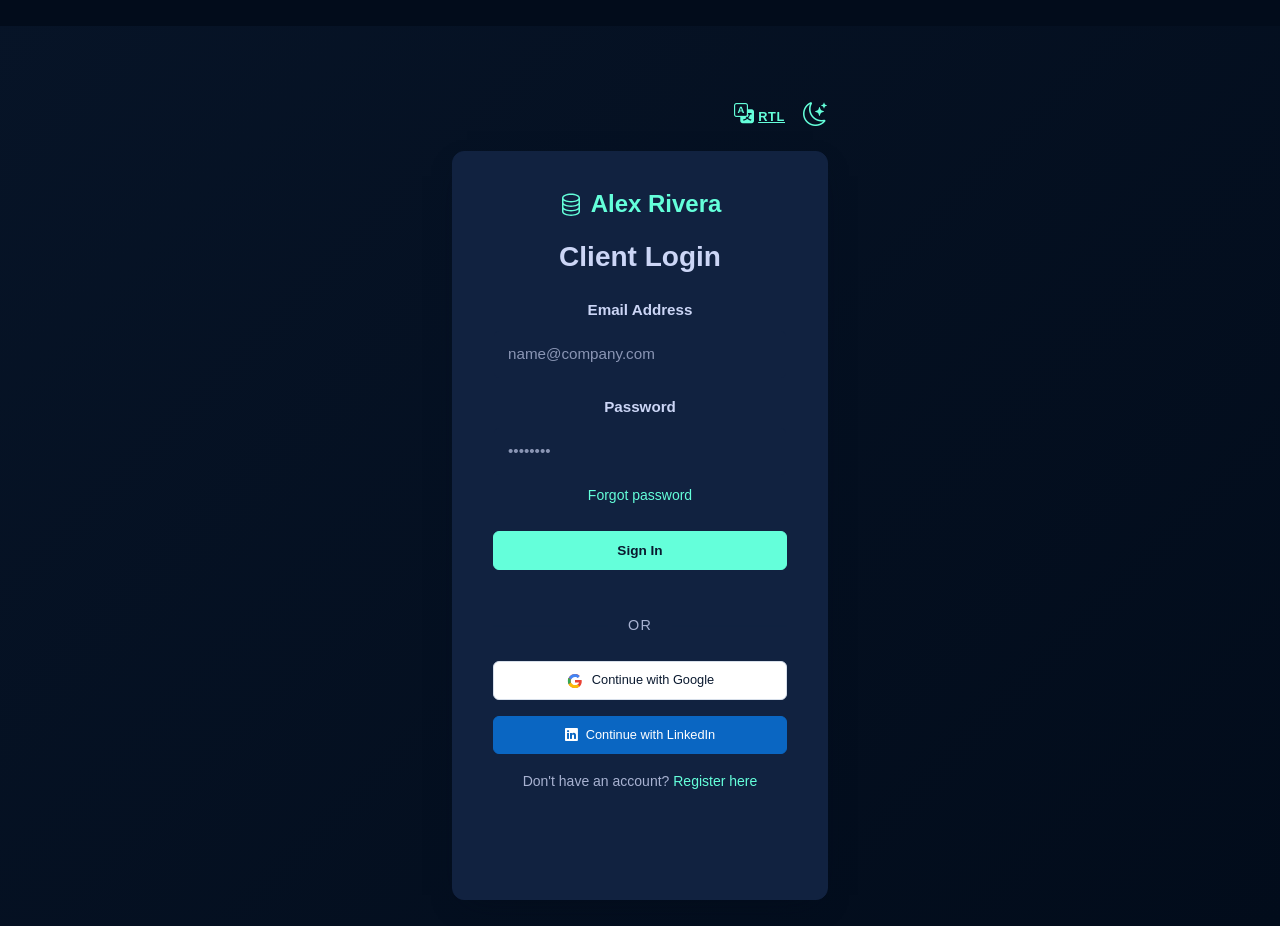
<file: login.html>
﻿﻿﻿<!DOCTYPE html>
<html lang="en" dir="ltr">
<head>
    <meta charset="UTF-8">
    <meta name="viewport" content="width=device-width, initial-scale=1.0">
    <title>Login | Alex Rivera Portal</title>
    <link rel="icon" type="image/svg+xml" href="assets/images/favicon.svg">
    <link href="https://cdn.jsdelivr.net/npm/bootstrap@5.3.0/dist/css/bootstrap.min.css" rel="stylesheet">
    <link rel="stylesheet" href="assets/css/style.css">
    <link rel="stylesheet" href="https://cdn.jsdelivr.net/npm/bootstrap-icons@1.11.0/font/bootstrap-icons.css">
</head>
<body>

    <div id="preloader"><div class="spinner"></div></div>

    <main class="auth-main d-flex align-items-center justify-content-center py-5" style="min-height: 100vh;">
        <div class="container">
            <div class="row justify-content-center">
                <div class="col-md-7 col-lg-6 col-xl-5">
                    <div class="auth-toolbar d-flex justify-content-end mb-4">
                        <button id="rtl-toggle" class="btn btn-link auth-theme-toggle p-0 me-3" aria-label="Toggle RTL">
                            <i class="bi bi-translate fs-5 me-1"></i><span class="fw-semibold" style="font-size:0.8rem;letter-spacing:0.05em;">RTL</span>
                        </button>
                        <button id="theme-toggle" class="btn btn-link auth-theme-toggle p-0" aria-label="Toggle Dark Mode">
                            <i class="bi bi-moon-stars fs-4"></i>
                        </button>
                    </div>
                    <div class="card-custom auth-card">
                    <a href="index.html" class="navbar-brand auth-brand justify-content-center mb-4">
                        <svg class="me-2" xmlns="http://www.w3.org/2000/svg" width="1em" height="1em" fill="currentColor" viewBox="0 0 16 16" style="vertical-align: -0.125em;"><path d="M4.318 2.687C5.234 2.271 6.536 2 8 2s2.766.27 3.682.687C12.644 3.125 13 3.627 13 4c0 .374-.356.875-1.318 1.313C10.766 5.729 9.464 6 8 6s-2.766-.27-3.682-.687C3.356 4.875 3 4.373 3 4c0-.374.356-.875 1.318-1.313ZM13 5.698V7c0 .374-.356.875-1.318 1.313C10.766 8.729 9.464 9 8 9s-2.766-.27-3.682-.687C3.356 7.875 3 7.373 3 7V5.698c.271.202.58.378.904.525C4.978 6.711 6.427 7 8 7s3.022-.289 4.096-.777A4.92 4.92 0 0 0 13 5.698ZM14 4c0-1.007-.875-1.755-1.904-2.223C11.022 1.289 9.573 1 8 1s-3.022.289-4.096.777C2.875 2.245 2 2.993 2 4v9c0 1.007.875 1.755 1.904 2.223C4.978 15.71 6.427 16 8 16s3.022-.289 4.096-.777C13.125 14.755 14 14.007 14 13V4Zm-1 4.698V10c0 .374-.356.875-1.318 1.313C10.766 11.729 9.464 12 8 12s-2.766-.27-3.682-.687C3.356 10.875 3 10.373 3 10V8.698c.271.202.58.378.904.525C4.978 9.71 6.427 10 8 10s3.022-.289 4.096-.777A4.92 4.92 0 0 0 13 8.698Zm0 3V13c0 .374-.356.875-1.318 1.313C10.766 14.729 9.464 15 8 15s-2.766-.27-3.682-.687C3.356 13.875 3 13.373 3 13v-1.302c.271.202.58.378.904.525C4.978 12.71 6.427 13 8 13s3.022-.289 4.096-.777c.324-.147.633-.323.904-.525Z"/></svg>Alex Rivera
                    </a>
                    <h3 class="mb-4">Client Login</h3>
                    <form class="needs-validation" novalidate action="dashboard.html">
                        <div class="mb-3">
                            <label class="form-label">Email Address</label>
                            <input type="email" class="form-control form-control-theme" required placeholder="name@company.com">
                        </div>
                        <div class="mb-4">
                            <label class="form-label">Password</label>
                            <input type="password" class="form-control form-control-theme mb-2" required placeholder="••••••••">
                            <a href="#" class="text-secondary small auth-link d-block">Forgot password</a>
                        </div>
                        <button type="submit" class="btn-custom btn-primary-custom w-100 mb-3">Sign In</button>
                        <div class="login-divider"><span>or</span></div>
                        <a href="#" class="btn-custom btn-google-custom auth-social-btn w-100 mb-3">
                            <svg viewBox="0 0 24 24" aria-hidden="true" focusable="false">
                                <path fill="#EA4335" d="M12 10.2v3.9h5.4c-.2 1.3-1.5 3.9-5.4 3.9-3.2 0-5.9-2.7-5.9-6s2.7-6 5.9-6c1.8 0 3 .8 3.7 1.5l2.5-2.4C16.7 3.6 14.6 2.7 12 2.7c-5.1 0-9.3 4.2-9.3 9.3s4.1 9.3 9.3 9.3c5.4 0 9-3.8 9-9.1 0-.6-.1-1.1-.2-1.6H12Z"/>
                                <path fill="#4285F4" d="M3.8 7.6l3.2 2.3C7.8 8 9.7 6.6 12 6.6c1.8 0 3 .8 3.7 1.5l2.5-2.4C16.7 3.6 14.6 2.7 12 2.7c-3.6 0-6.7 2-8.2 4.9Z"/>
                                <path fill="#FBBC05" d="M12 21.3c2.6 0 4.7-.8 6.2-2.4l-3-2.4c-.8.6-1.9 1-3.3 1-3.8 0-5.2-2.6-5.4-3.8l-3.2 2.5c1.5 3 4.6 5.1 8.7 5.1Z"/>
                                <path fill="#34A853" d="M3.3 16.2l3.2-2.5c-.2-.5-.4-1.1-.4-1.7s.1-1.2.4-1.7L3.3 7.8C2.8 8.9 2.5 10 2.5 12s.3 3.1.8 4.2Z"/>
                            </svg>
                            <span>Continue with Google</span>
                        </a>
                        <a href="#" class="btn-custom btn-linkedin-custom auth-social-btn w-100 mb-3">
                            <i class="bi bi-linkedin" aria-hidden="true"></i>
                            <span>Continue with LinkedIn</span>
                        </a>
                        <p class="text-center text-muted small">Don't have an account? <a href="register.html" class="text-secondary auth-link">Register here</a></p>
                    </form>
                    </div>
                </div>
            </div>
        </div>
    </main>

    <script src="https://cdn.jsdelivr.net/npm/bootstrap@5.3.0/dist/js/bootstrap.bundle.min.js"></script>
    <script src="assets/js/main.js"></script>
</body>
</html>
</file>
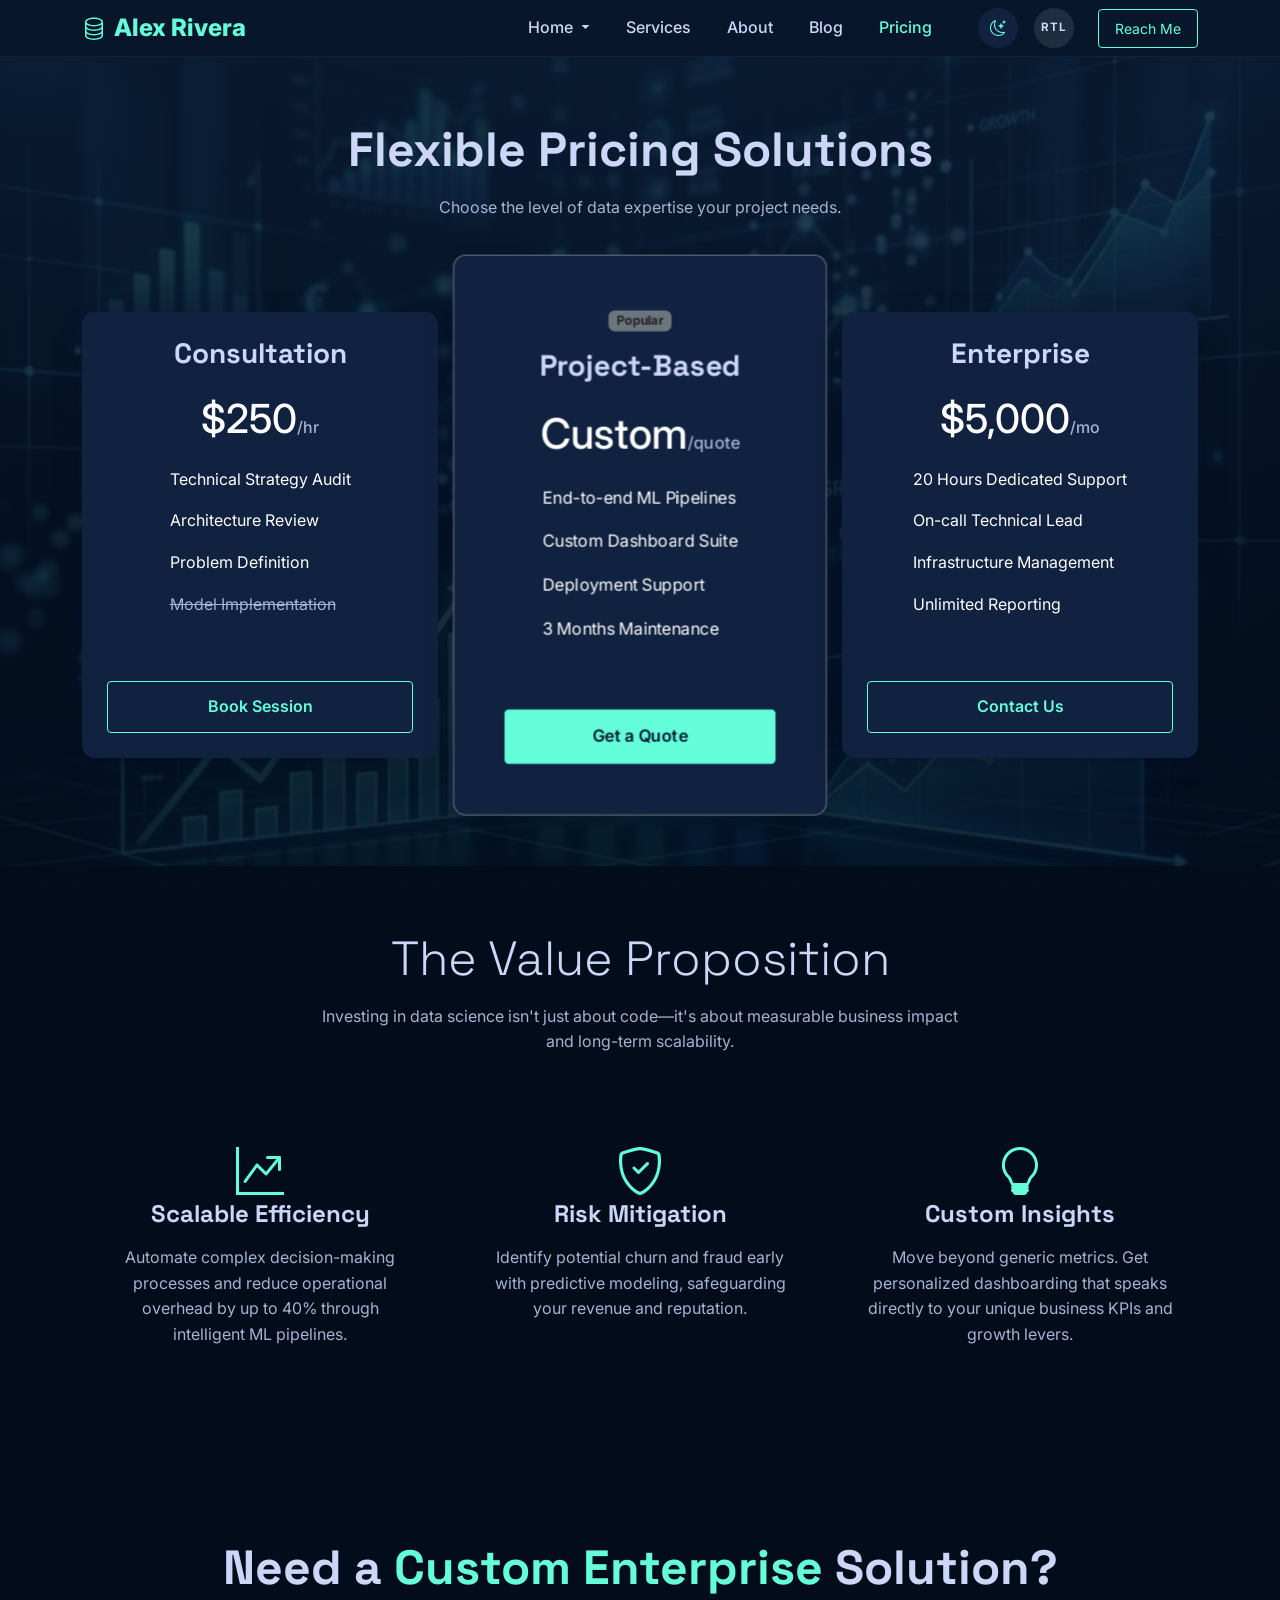
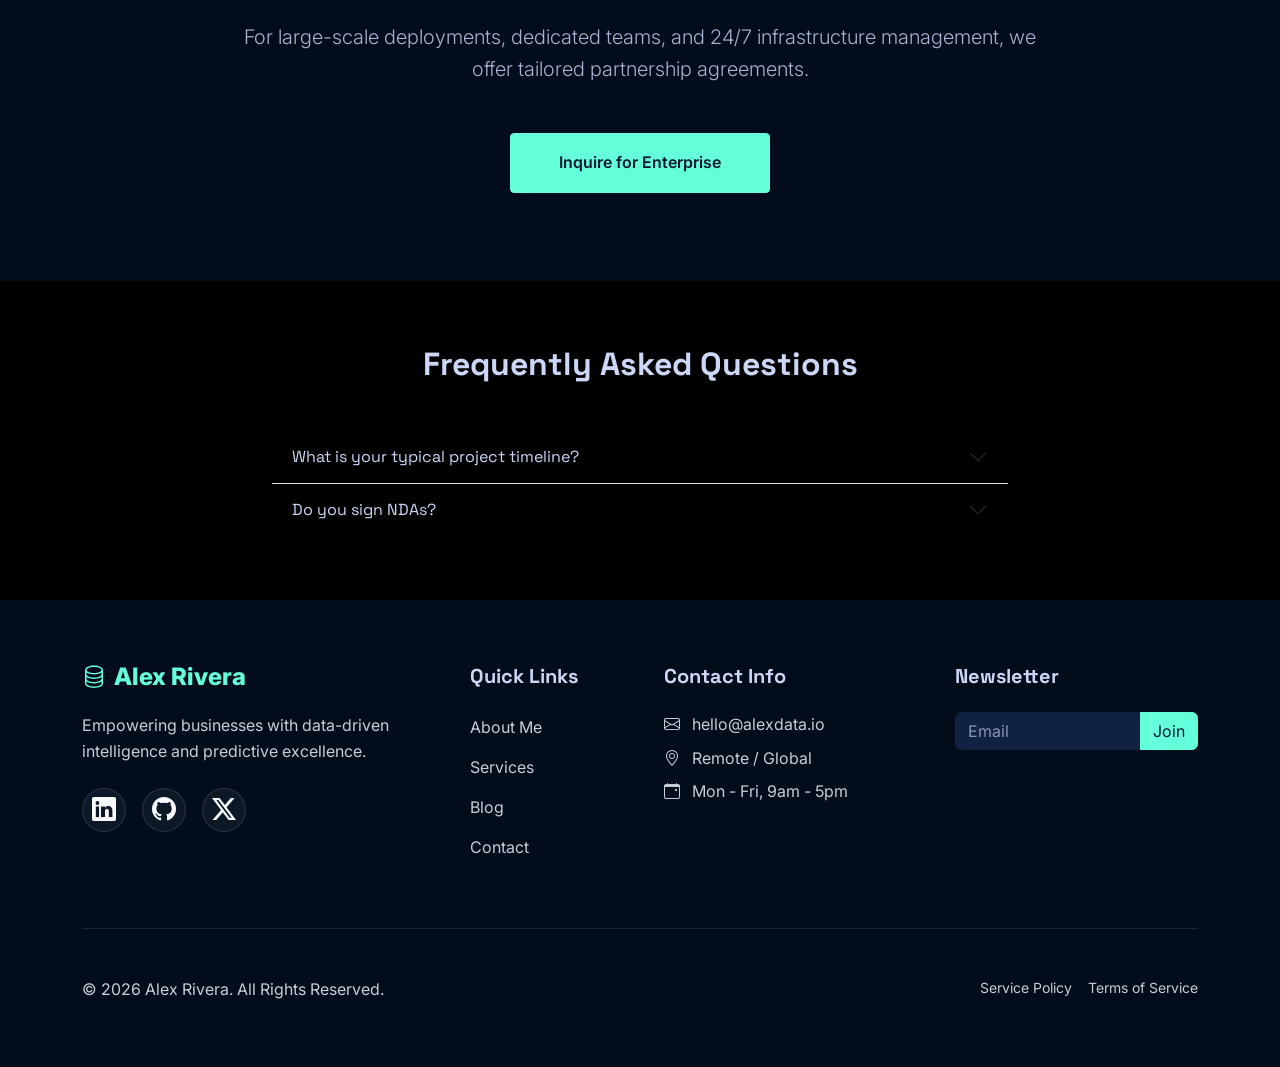
<file: pricing.html>
<!DOCTYPE html>
<html lang="en" dir="ltr">
<head>
    <meta charset="UTF-8">
    <meta name="viewport" content="width=device-width, initial-scale=1.0">
    <title>Pricing Plans | Alex Rivera</title>
    <link rel="icon" type="image/svg+xml" href="assets/images/favicon.svg">
    <link href="https://cdn.jsdelivr.net/npm/bootstrap@5.3.0/dist/css/bootstrap.min.css" rel="stylesheet">
    <link href="https://cdn.jsdelivr.net/npm/bootstrap-icons@1.11.0/font/bootstrap-icons.css" rel="stylesheet">
    <link href="https://fonts.googleapis.com/css2?family=Inter:wght@400;700&family=Space+Grotesk:wght@500;700&family=JetBrains+Mono:wght@400;500&display=swap" rel="stylesheet">
    <link rel="stylesheet" href="assets/css/style.css">
</head>
<body>
    <div class="data-grid-overlay"></div>
    <div id="preloader"><div class="spinner"></div></div>

    <!-- Header / Navbar -->
    <nav class="navbar navbar-expand-xl sticky-top">
        <div class="container">
            <a class="navbar-brand" href="index.html">
                <svg class="me-2" xmlns="http://www.w3.org/2000/svg" width="1em" height="1em" fill="currentColor" viewBox="0 0 16 16" style="vertical-align: -0.125em;"><path d="M4.318 2.687C5.234 2.271 6.536 2 8 2s2.766.27 3.682.687C12.644 3.125 13 3.627 13 4c0 .374-.356.875-1.318 1.313C10.766 5.729 9.464 6 8 6s-2.766-.27-3.682-.687C3.356 4.875 3 4.373 3 4c0-.374.356-.875 1.318-1.313ZM13 5.698V7c0 .374-.356.875-1.318 1.313C10.766 8.729 9.464 9 8 9s-2.766-.27-3.682-.687C3.356 7.875 3 7.373 3 7V5.698c.271.202.58.378.904.525C4.978 6.711 6.427 7 8 7s3.022-.289 4.096-.777A4.92 4.92 0 0 0 13 5.698ZM14 4c0-1.007-.875-1.755-1.904-2.223C11.022 1.289 9.573 1 8 1s-3.022.289-4.096.777C2.875 2.245 2 2.993 2 4v9c0 1.007.875 1.755 1.904 2.223C4.978 15.71 6.427 16 8 16s3.022-.289 4.096-.777C13.125 14.755 14 14.007 14 13V4Zm-1 4.698V10c0 .374-.356.875-1.318 1.313C10.766 11.729 9.464 12 8 12s-2.766-.27-3.682-.687C3.356 10.875 3 10.373 3 10V8.698c.271.202.58.378.904.525C4.978 9.71 6.427 10 8 10s3.022-.289 4.096-.777A4.92 4.92 0 0 0 13 8.698Zm0 3V13c0 .374-.356.875-1.318 1.313C10.766 14.729 9.464 15 8 15s-2.766-.27-3.682-.687C3.356 13.875 3 13.373 3 13v-1.302c.271.202.58.378.904.525C4.978 12.71 6.427 13 8 13s3.022-.289 4.096-.777c.324-.147.633-.323.904-.525Z"/></svg>Alex Rivera
            </a>
            <button class="navbar-toggler" type="button" data-bs-toggle="collapse" data-bs-target="#navbarNav">
                <span class="bi bi-list text-secondary fs-1"></span>
            </button>
            <div class="collapse navbar-collapse" id="navbarNav">
                <ul class="navbar-nav site-nav-links align-items-center">
                    <li class="nav-item dropdown">
                        <a class="nav-link dropdown-toggle" href="#" id="homeDropdown" role="button" data-bs-toggle="dropdown" aria-expanded="false">
                            Home
                        </a>
                        <ul class="dropdown-menu border-secondary" aria-labelledby="homeDropdown">
                            <li><a class="dropdown-item" href="index.html">Home 1</a></li>
                            <li><a class="dropdown-item" href="home2.html">Home 2</a></li>
                        </ul>
                    </li>
                    <li class="nav-item"><a class="nav-link" href="services.html">Services</a></li>
                    <li class="nav-item"><a class="nav-link" href="about.html">About</a></li>
                    <li class="nav-item"><a class="nav-link" href="blog.html">Blog</a></li>
                    <li class="nav-item"><a class="nav-link active" href="pricing.html">Pricing</a></li>
                </ul>
                <ul class="navbar-nav ms-auto align-items-start align-items-xl-center gap-2 gap-lg-3">
                    <!-- Action Buttons -->
                    <li class="nav-item ms-lg-3 mt-3 mt-xl-0">
                        <button id="theme-toggle" class="btn-icon-circle btn-icon-circle--dark" aria-label="Toggle Dark Mode">
                            <i class="bi bi-moon-stars"></i>
                        </button>
                    </li>
                    <li class="nav-item">
                        <button id="rtl-toggle" class="btn-icon-circle btn-icon-circle--label" aria-label="Toggle RTL">RTL</button>
                    </li>
                    <li class="nav-item ms-lg-2">
                    <a href="contact.html" class="btn btn-outline-custom btn-sm py-2 px-3">Reach Me</a>
                    </li>
                </ul>
            </div>
        </div>
    </nav>

    <section class="section-padding bg-theme-header hero-pricing text-center">
        <div class="container">
            <div class="text-center mb-5">
                <h1 class="display-5 fw-bold">Flexible Pricing Solutions</h1>
                <p class="text-muted">Choose the level of data expertise your project needs.</p>
            </div>

            <div class="row g-4 align-items-center">
                <!-- Tier 1 -->
                <div class="col-lg-4">
                    <div class="card-custom text-center">
                        <h3 class="mb-4">Consultation</h3>
                        <div class="h1 mb-4">$250<span class="fs-6 text-muted">/hr</span></div>
                        <ul class="list-unstyled mb-5 d-inline-block text-start">
                            <li class="mb-3">Technical Strategy Audit</li>
                            <li class="mb-3">Architecture Review</li>
                            <li class="mb-3">Problem Definition</li>
                            <li class="mb-3 text-muted"><del>Model Implementation</del></li>
                        </ul>
                        <a href="contact.html" class="btn-custom btn-outline-custom w-100">Book Session</a>
                    </div>
                </div>
                <!-- Tier 2 -->
                <div class="col-lg-4">
                    <div class="card-custom border-secondary p-5 text-center" style="transform: scale(1.05);">
                        <span class="badge bg-secondary text-dark mb-3">Popular</span>
                        <h3 class="mb-4">Project-Based</h3>
                        <div class="h1 mb-4">Custom<span class="fs-6 text-muted">/quote</span></div>
                        <ul class="list-unstyled mb-5 d-inline-block text-start">
                            <li class="mb-3">End-to-end ML Pipelines</li>
                            <li class="mb-3">Custom Dashboard Suite</li>
                            <li class="mb-3">Deployment Support</li>
                            <li class="mb-3">3 Months Maintenance</li>
                        </ul>
                        <a href="contact.html" class="btn-custom btn-primary-custom w-100">Get a Quote</a>
                    </div>
                </div>
                <!-- Tier 3 -->
                <div class="col-lg-4">
                    <div class="card-custom text-center">
                        <h3 class="mb-4">Enterprise</h3>
                        <div class="h1 mb-4">$5,000<span class="fs-6 text-muted">/mo</span></div>
                        <ul class="list-unstyled mb-5 d-inline-block text-start">
                            <li class="mb-3">20 Hours Dedicated Support</li>
                            <li class="mb-3">On-call Technical Lead</li>
                            <li class="mb-3">Infrastructure Management</li>
                            <li class="mb-3">Unlimited Reporting</li>
                        </ul>
                        <a href="contact.html" class="btn-custom btn-outline-custom w-100">Contact Us</a>
                    </div>
                </div>
            </div>
        </div>
    </section>


    <!-- ROI Guarantee -->
    <section id="roi-guarantee" class="section-padding">
        <div class="container">
            <div class="row justify-content-center mb-5">
                <div class="col-lg-7 text-center">
                    <h2 class="display-5">The Value Proposition</h2>
                    <p class="text-muted">Investing in data science isn't just about code—it's about measurable business impact and long-term scalability.</p>
                </div>
            </div>
            <div class="row g-4 text-center">
                <div class="col-md-4">
                    <div class="p-4 h-100">
                        <i class="bi bi-graph-up-arrow text-secondary display-5 mb-4"></i>
                        <h4>Scalable Efficiency</h4>
                        <p class="text-muted">Automate complex decision-making processes and reduce operational overhead by up to 40% through intelligent ML pipelines.</p>
                    </div>
                </div>
                <div class="col-md-4">
                    <div class="p-4 h-100">
                        <i class="bi bi-shield-check text-secondary display-5 mb-4"></i>
                        <h4>Risk Mitigation</h4>
                        <p class="text-muted">Identify potential churn and fraud early with predictive modeling, safeguarding your revenue and reputation.</p>
                    </div>
                </div>
                <div class="col-md-4">
                    <div class="p-4 h-100">
                        <i class="bi bi-lightbulb text-secondary display-5 mb-4"></i>
                        <h4>Custom Insights</h4>
                        <p class="text-muted">Move beyond generic metrics. Get personalized dashboarding that speaks directly to your unique business KPIs and growth levers.</p>
                    </div>
                </div>
            </div>
        </div>
    </section>

    <!-- Enterprise CTA -->
    <section id="enterprise-cta" class="section-padding text-center">
        <div class="container py-4">
            <h2 class="display-5 fw-bold text-heading mb-4">Need a <span class="text-secondary">Custom Enterprise</span> Solution?</h2>
            <p class="lead mb-5 text-muted mx-auto" style="max-width: 800px;">For large-scale deployments, dedicated teams, and 24/7 infrastructure management, we offer tailored partnership agreements.</p>
            <div class="d-flex justify-content-center gap-3">
                <a href="contact.html" class="btn-custom btn-primary-custom px-5 py-3">Inquire for Enterprise</a>
            </div>
        </div>
    </section>

    <!-- FAQ Section -->
    <section class="section-padding bg-light-subtle">
        <div class="container">
            <h2 class="text-center mb-5">Frequently Asked Questions</h2>
            <div class="row justify-content-center">
                <div class="col-lg-8">
                    <div class="accordion accordion-flush" id="faqAccordion">
                        <div class="accordion-item bg-transparent">
                            <h2 class="accordion-header">
                                <button class="accordion-button collapsed bg-transparent text-heading" type="button" data-bs-toggle="collapse" data-bs-target="#f1">
                                    What is your typical project timeline?
                                </button>
                            </h2>
                            <div id="f1" class="accordion-collapse collapse" data-bs-parent="#faqAccordion">
                                <div class="accordion-body text-muted">
                                    ML projects typically range from 4 to 12 weeks depending on data quality and complexity.
                                </div>
                            </div>
                        </div>
                        <div class="accordion-item bg-transparent">
                            <h2 class="accordion-header">
                                <button class="accordion-button collapsed bg-transparent text-heading" type="button" data-bs-toggle="collapse" data-bs-target="#f2">
                                    Do you sign NDAs?
                                </button>
                            </h2>
                            <div id="f2" class="accordion-collapse collapse" data-bs-parent="#faqAccordion">
                                <div class="accordion-body text-muted">
                                    Yes, I sign standard NDAs to protect your intellectual property and data privacy.
                                </div>
                            </div>
                        </div>
                    </div>
                </div>
            </div>
        </div>
    </section>

    <!-- Footer -->
    <footer class="section-padding text-light" style="background-color: var(--footer-bg);">
        <div class="container">
            <div class="row g-5">
                <div class="col-lg-4">
                    <a class="navbar-brand text-secondary fs-3 mb-4 d-block" href="index.html"><svg class="me-2" xmlns="http://www.w3.org/2000/svg" width="1em" height="1em" fill="currentColor" viewBox="0 0 16 16" style="vertical-align: -0.125em;"><path d="M4.318 2.687C5.234 2.271 6.536 2 8 2s2.766.27 3.682.687C12.644 3.125 13 3.627 13 4c0 .374-.356.875-1.318 1.313C10.766 5.729 9.464 6 8 6s-2.766-.27-3.682-.687C3.356 4.875 3 4.373 3 4c0-.374.356-.875 1.318-1.313ZM13 5.698V7c0 .374-.356.875-1.318 1.313C10.766 8.729 9.464 9 8 9s-2.766-.27-3.682-.687C3.356 7.875 3 7.373 3 7V5.698c.271.202.58.378.904.525C4.978 6.711 6.427 7 8 7s3.022-.289 4.096-.777A4.92 4.92 0 0 0 13 5.698ZM14 4c0-1.007-.875-1.755-1.904-2.223C11.022 1.289 9.573 1 8 1s-3.022.289-4.096.777C2.875 2.245 2 2.993 2 4v9c0 1.007.875 1.755 1.904 2.223C4.978 15.71 6.427 16 8 16s3.022-.289 4.096-.777C13.125 14.755 14 14.007 14 13V4Zm-1 4.698V10c0 .374-.356.875-1.318 1.313C10.766 11.729 9.464 12 8 12s-2.766-.27-3.682-.687C3.356 10.875 3 10.373 3 10V8.698c.271.202.58.378.904.525C4.978 9.71 6.427 10 8 10s3.022-.289 4.096-.777A4.92 4.92 0 0 0 13 8.698Zm0 3V13c0 .374-.356.875-1.318 1.313C10.766 14.729 9.464 15 8 15s-2.766-.27-3.682-.687C3.356 13.875 3 13.373 3 13v-1.302c.271.202.58.378.904.525C4.978 12.71 6.427 13 8 13s3.022-.289 4.096-.777c.324-.147.633-.323.904-.525Z"/></svg>Alex Rivera</a>
                    <p class="text-muted mb-4">Empowering businesses with data-driven intelligence and predictive excellence.</p>
                    <div class="social-links d-flex gap-3">
                        <a href="#" class="text-light fs-4"><i class="bi bi-linkedin"></i></a>
                        <a href="#" class="text-light fs-4"><i class="bi bi-github"></i></a>
                        <a href="#" class="text-light fs-4"><i class="bi bi-twitter-x"></i></a>
                    </div>
                </div>
                <div class="col-lg-2">
                    <h5 class="mb-4">Quick Links</h5>
                    <ul class="list-unstyled">
                        <li class="mb-2"><a href="about.html" class="text-muted">About Me</a></li>
                        <li class="mb-2"><a href="services.html" class="text-muted">Services</a></li>
                        <li class="mb-2"><a href="blog.html" class="text-muted">Blog</a></li>
                        <li class="mb-2"><a href="contact.html" class="text-muted">Contact</a></li>
                    </ul>
                </div>
                <div class="col-lg-3">
                    <h5 class="mb-4">Contact Info</h5>
                    <ul class="list-unstyled text-muted">
                        <li class="mb-2"><i class="bi bi-envelope me-2"></i> hello@alexdata.io</li>
                        <li class="mb-2"><i class="bi bi-geo-alt me-2"></i> Remote / Global</li>
                        <li class="mb-2"><i class="bi bi-calendar-event me-2"></i> Mon - Fri, 9am - 5pm</li>
                    </ul>
                </div>
                <div class="col-lg-3">
                    <h5 class="mb-4">Newsletter</h5>
                    <form class="needs-validation" novalidate>
                        <div class="input-group mb-3">
                            <input type="email" class="form-control form-control-theme" placeholder="Email" required aria-label="Email address">
                            <button class="btn btn-primary-custom" type="submit">Join</button>
                        </div>
                    </form>
                </div>
            </div>
            <hr class="my-5 border-secondary">
            <div class="row">
                <div class="col-md-6 text-center text-md-start">
                    <p class="text-muted mb-0">&copy; 2026 Alex Rivera. All Rights Reserved.</p>
                </div>
                <div class="col-md-6 text-center text-md-end">
                    <div class="d-flex gap-3 justify-content-center justify-content-md-end">
                        <a href="#" class="text-muted text-decoration-none small">Service Policy</a>
                        <a href="#" class="text-muted text-decoration-none small">Terms of Service</a>
                    </div>
                </div>
            </div>
        </div>
    </footer>

    <script src="https://cdn.jsdelivr.net/npm/bootstrap@5.3.0/dist/js/bootstrap.bundle.min.js"></script>
    <script src="assets/js/main.js"></script>
</body>
</html>
</file>
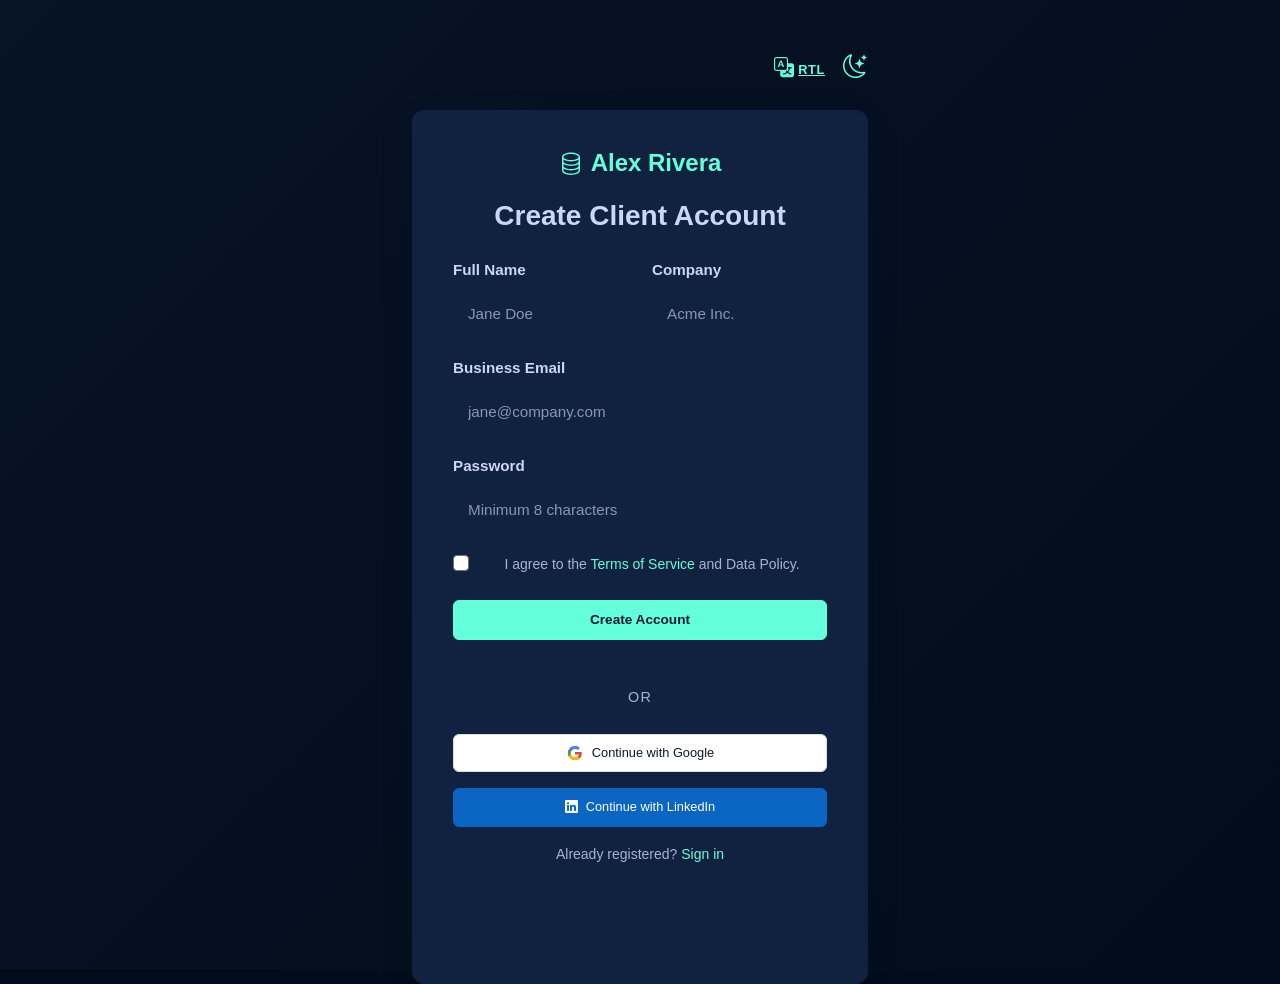
<file: register.html>
﻿<!DOCTYPE html>
<html lang="en" dir="ltr">
<head>
    <meta charset="UTF-8">
    <meta name="viewport" content="width=device-width, initial-scale=1.0">
    <title>Register | Alex Rivera Portal</title>
    <link rel="icon" type="image/svg+xml" href="assets/images/favicon.svg">
    <link href="https://cdn.jsdelivr.net/npm/bootstrap@5.3.0/dist/css/bootstrap.min.css" rel="stylesheet">
    <link rel="stylesheet" href="assets/css/style.css">
    <link rel="stylesheet" href="https://cdn.jsdelivr.net/npm/bootstrap-icons@1.11.0/font/bootstrap-icons.css">
</head>
<body>

    <div id="preloader"><div class="spinner"></div></div>

    <main class="auth-main d-flex align-items-center justify-content-center py-5" style="min-height: 100vh;">
        <div class="container">
            <div class="row justify-content-center">
                <div class="col-md-8 col-lg-7 col-xl-6">
                    <div class="auth-toolbar d-flex justify-content-end mb-4">
                        <button id="rtl-toggle" class="btn btn-link auth-theme-toggle p-0 me-3" aria-label="Toggle RTL">
                            <i class="bi bi-translate fs-5 me-1"></i><span class="fw-semibold" style="font-size:0.8rem;letter-spacing:0.05em;">RTL</span>
                        </button>
                        <button id="theme-toggle" class="btn btn-link auth-theme-toggle p-0" aria-label="Toggle Dark Mode">
                            <i class="bi bi-moon-stars fs-4"></i>
                        </button>
                    </div>
                    <div class="card-custom auth-card">
                    <a href="index.html" class="navbar-brand auth-brand justify-content-center mb-4">
                        <svg class="me-2" xmlns="http://www.w3.org/2000/svg" width="1em" height="1em" fill="currentColor" viewBox="0 0 16 16" style="vertical-align: -0.125em;"><path d="M4.318 2.687C5.234 2.271 6.536 2 8 2s2.766.27 3.682.687C12.644 3.125 13 3.627 13 4c0 .374-.356.875-1.318 1.313C10.766 5.729 9.464 6 8 6s-2.766-.27-3.682-.687C3.356 4.875 3 4.373 3 4c0-.374.356-.875 1.318-1.313ZM13 5.698V7c0 .374-.356.875-1.318 1.313C10.766 8.729 9.464 9 8 9s-2.766-.27-3.682-.687C3.356 7.875 3 7.373 3 7V5.698c.271.202.58.378.904.525C4.978 6.711 6.427 7 8 7s3.022-.289 4.096-.777A4.92 4.92 0 0 0 13 5.698ZM14 4c0-1.007-.875-1.755-1.904-2.223C11.022 1.289 9.573 1 8 1s-3.022.289-4.096.777C2.875 2.245 2 2.993 2 4v9c0 1.007.875 1.755 1.904 2.223C4.978 15.71 6.427 16 8 16s3.022-.289 4.096-.777C13.125 14.755 14 14.007 14 13V4Zm-1 4.698V10c0 .374-.356.875-1.318 1.313C10.766 11.729 9.464 12 8 12s-2.766-.27-3.682-.687C3.356 10.875 3 10.373 3 10V8.698c.271.202.58.378.904.525C4.978 9.71 6.427 10 8 10s3.022-.289 4.096-.777A4.92 4.92 0 0 0 13 8.698Zm0 3V13c0 .374-.356.875-1.318 1.313C10.766 14.729 9.464 15 8 15s-2.766-.27-3.682-.687C3.356 13.875 3 13.373 3 13v-1.302c.271.202.58.378.904.525C4.978 12.71 6.427 13 8 13s3.022-.289 4.096-.777c.324-.147.633-.323.904-.525Z"/></svg>Alex Rivera
                    </a>
                    <h3 class="mb-4">Create Client Account</h3>
                    <form class="needs-validation" novalidate>
                        <div class="row text-start">
                            <div class="col-md-6 mb-3">
                                <label class="form-label" for="register-full-name">Full Name</label>
                                <input id="register-full-name" type="text" class="form-control form-control-theme" required placeholder="Jane Doe">
                            </div>
                            <div class="col-md-6 mb-3">
                                <label class="form-label" for="register-company">Company</label>
                                <input id="register-company" type="text" class="form-control form-control-theme" placeholder="Acme Inc.">
                            </div>
                            <div class="col-12 mb-3">
                                <label class="form-label" for="register-email">Business Email</label>
                                <input id="register-email" type="email" class="form-control form-control-theme" required placeholder="jane@company.com">
                            </div>
                            <div class="col-12 mb-3">
                                <label class="form-label" for="register-password">Password</label>
                                <input id="register-password" type="password" class="form-control form-control-theme" required placeholder="Minimum 8 characters">
                            </div>
                        </div>
                        <div class="mb-4 form-check">
                            <input type="checkbox" class="form-check-input border-secondary" id="termsChecked" required>
                            <label class="form-check-label text-muted small" for="termsChecked">I agree to the <a href="#" class="text-secondary auth-link">Terms of Service</a> and Data Policy.</label>
                        </div>
                        <button type="submit" class="btn-custom btn-primary-custom w-100 mb-3">Create Account</button>
                        <div class="login-divider"><span>or</span></div>
                        <a href="#" class="btn-custom btn-google-custom auth-social-btn w-100 mb-3">
                            <svg viewBox="0 0 24 24" aria-hidden="true" focusable="false">
                                <path fill="#EA4335" d="M12 10.2v3.9h5.4c-.2 1.3-1.5 3.9-5.4 3.9-3.2 0-5.9-2.7-5.9-6s2.7-6 5.9-6c1.8 0 3 .8 3.7 1.5l2.5-2.4C16.7 3.6 14.6 2.7 12 2.7c-5.1 0-9.3 4.2-9.3 9.3s4.1 9.3 9.3 9.3c5.4 0 9-3.8 9-9.1 0-.6-.1-1.1-.2-1.6H12Z"/>
                                <path fill="#4285F4" d="M3.8 7.6l3.2 2.3C7.8 8 9.7 6.6 12 6.6c1.8 0 3 .8 3.7 1.5l2.5-2.4C16.7 3.6 14.6 2.7 12 2.7c-3.6 0-6.7 2-8.2 4.9Z"/>
                                <path fill="#FBBC05" d="M12 21.3c2.6 0 4.7-.8 6.2-2.4l-3-2.4c-.8.6-1.9 1-3.3 1-3.8 0-5.2-2.6-5.4-3.8l-3.2 2.5c1.5 3 4.6 5.1 8.7 5.1Z"/>
                                <path fill="#34A853" d="M3.3 16.2l3.2-2.5c-.2-.5-.4-1.1-.4-1.7s.1-1.2.4-1.7L3.3 7.8C2.8 8.9 2.5 10 2.5 12s.3 3.1.8 4.2Z"/>
                            </svg>
                            <span>Continue with Google</span>
                        </a>
                        <a href="#" class="btn-custom btn-linkedin-custom auth-social-btn w-100 mb-3">
                            <i class="bi bi-linkedin" aria-hidden="true"></i>
                            <span>Continue with LinkedIn</span>
                        </a>
                        <p class="text-center text-muted small">Already registered? <a href="login.html" class="text-secondary auth-link">Sign in</a></p>
                    </form>
                    </div>
                </div>
            </div>
        </div>
    </main>

    <script src="https://cdn.jsdelivr.net/npm/bootstrap@5.3.0/dist/js/bootstrap.bundle.min.js"></script>
    <script src="assets/js/main.js"></script>
</body>
</html>
</file>
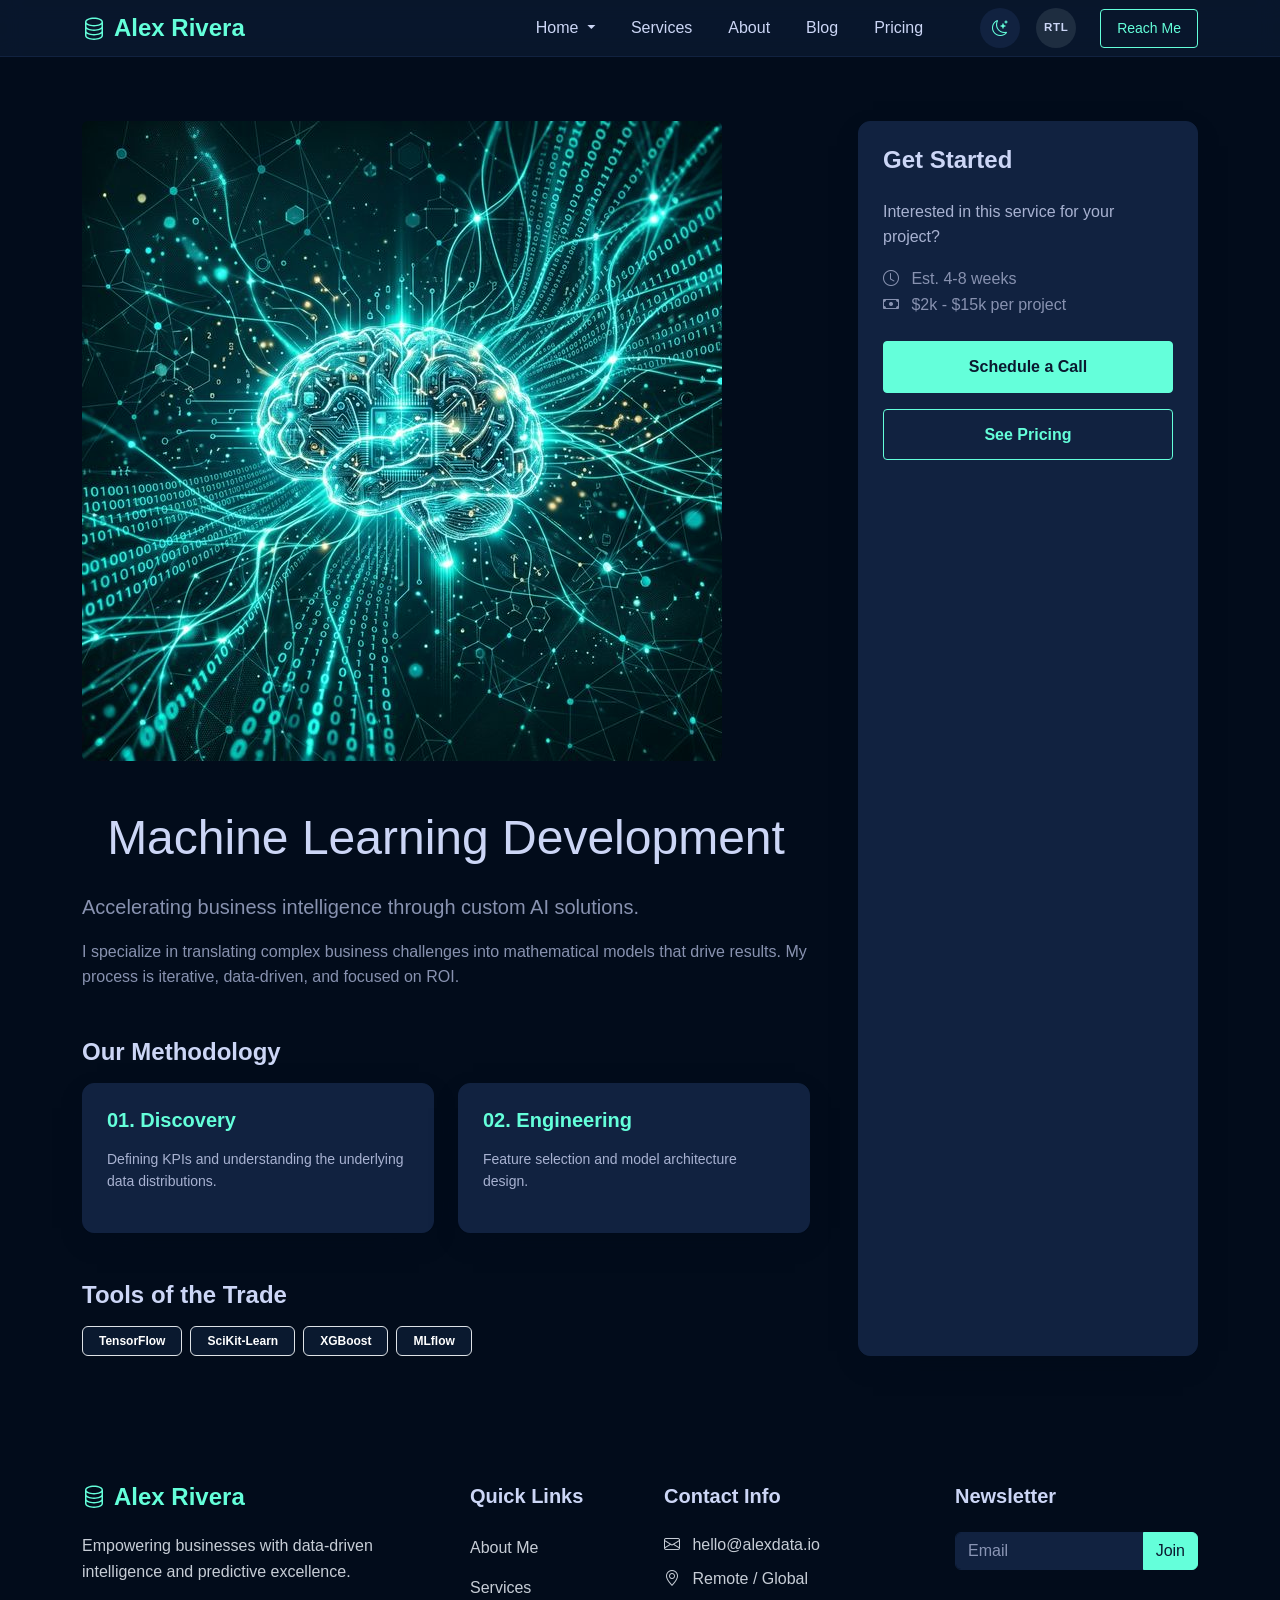
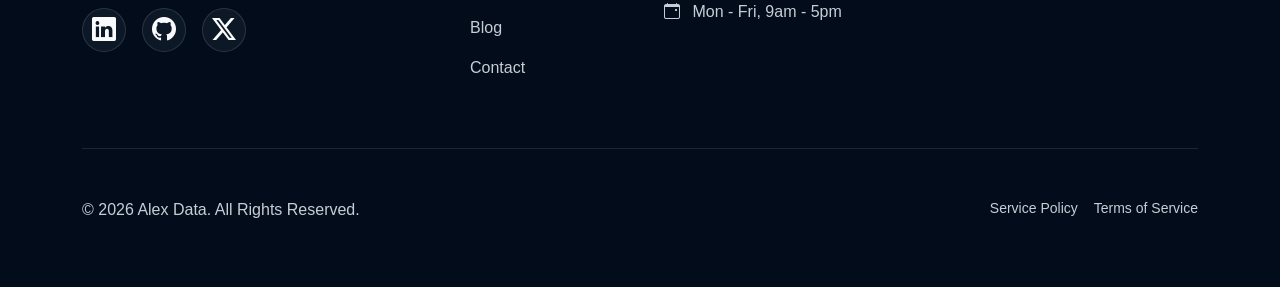
<file: service-details.html>
<!DOCTYPE html>
<html lang="en" dir="ltr">
<head>
    <meta charset="UTF-8">
    <meta name="viewport" content="width=device-width, initial-scale=1.0">
    <title>Service Deep-Dive | Alex Rivera</title>
    <link rel="icon" type="image/svg+xml" href="assets/images/favicon.svg">
    <link href="https://cdn.jsdelivr.net/npm/bootstrap@5.3.0/dist/css/bootstrap.min.css" rel="stylesheet">
    <link rel="stylesheet" href="assets/css/style.css">
    <link rel="stylesheet" href="https://cdn.jsdelivr.net/npm/bootstrap-icons@1.11.0/font/bootstrap-icons.css">
</head>
<body>
    <div id="preloader"><div class="spinner"></div></div>

    <!-- Header / Navbar -->
    <nav class="navbar navbar-expand-xl sticky-top">
        <div class="container">
            <a class="navbar-brand" href="index.html">
                <svg class="me-2" xmlns="http://www.w3.org/2000/svg" width="1em" height="1em" fill="currentColor" viewBox="0 0 16 16" style="vertical-align: -0.125em;"><path d="M4.318 2.687C5.234 2.271 6.536 2 8 2s2.766.27 3.682.687C12.644 3.125 13 3.627 13 4c0 .374-.356.875-1.318 1.313C10.766 5.729 9.464 6 8 6s-2.766-.27-3.682-.687C3.356 4.875 3 4.373 3 4c0-.374.356-.875 1.318-1.313ZM13 5.698V7c0 .374-.356.875-1.318 1.313C10.766 8.729 9.464 9 8 9s-2.766-.27-3.682-.687C3.356 7.875 3 7.373 3 7V5.698c.271.202.58.378.904.525C4.978 6.711 6.427 7 8 7s3.022-.289 4.096-.777A4.92 4.92 0 0 0 13 5.698ZM14 4c0-1.007-.875-1.755-1.904-2.223C11.022 1.289 9.573 1 8 1s-3.022.289-4.096.777C2.875 2.245 2 2.993 2 4v9c0 1.007.875 1.755 1.904 2.223C4.978 15.71 6.427 16 8 16s3.022-.289 4.096-.777C13.125 14.755 14 14.007 14 13V4Zm-1 4.698V10c0 .374-.356.875-1.318 1.313C10.766 11.729 9.464 12 8 12s-2.766-.27-3.682-.687C3.356 10.875 3 10.373 3 10V8.698c.271.202.58.378.904.525C4.978 9.71 6.427 10 8 10s3.022-.289 4.096-.777A4.92 4.92 0 0 0 13 8.698Zm0 3V13c0 .374-.356.875-1.318 1.313C10.766 14.729 9.464 15 8 15s-2.766-.27-3.682-.687C3.356 13.875 3 13.373 3 13v-1.302c.271.202.58.378.904.525C4.978 12.71 6.427 13 8 13s3.022-.289 4.096-.777c.324-.147.633-.323.904-.525Z"/></svg>Alex Rivera
            </a>
            <button class="navbar-toggler" type="button" data-bs-toggle="collapse" data-bs-target="#navbarNav">
                <span class="bi bi-list text-secondary fs-1"></span>
            </button>
            <div class="collapse navbar-collapse" id="navbarNav">
                <ul class="navbar-nav site-nav-links align-items-center">
                    <li class="nav-item dropdown">
                        <a class="nav-link dropdown-toggle" href="#" id="homeDropdown" role="button" data-bs-toggle="dropdown" aria-expanded="false">
                            Home
                        </a>
                        <ul class="dropdown-menu border-secondary" aria-labelledby="homeDropdown">
                            <li><a class="dropdown-item" href="index.html">Home 1</a></li>
                            <li><a class="dropdown-item" href="home2.html">Home 2</a></li>
                        </ul>
                    </li>
                    <li class="nav-item"><a class="nav-link" href="services.html">Services</a></li>
                    <li class="nav-item"><a class="nav-link" href="about.html">About</a></li>
                    <li class="nav-item"><a class="nav-link" href="blog.html">Blog</a></li>
                    <li class="nav-item"><a class="nav-link" href="pricing.html">Pricing</a></li>
                </ul>
                <ul class="navbar-nav ms-auto align-items-start align-items-xl-center gap-2 gap-lg-3">
                    <!-- Action Buttons -->
                    <li class="nav-item ms-lg-3 mt-3 mt-xl-0">
                        <button id="theme-toggle" class="btn-icon-circle btn-icon-circle--dark" aria-label="Toggle Dark Mode">
                            <i class="bi bi-moon-stars"></i>
                        </button>
                    </li>
                    <li class="nav-item">
                        <button id="rtl-toggle" class="btn-icon-circle btn-icon-circle--label" aria-label="Toggle RTL">RTL</button>
                    </li>
                    <li class="nav-item ms-lg-2">
                    <a href="contact.html" class="btn btn-outline-custom btn-sm py-2 px-3">Reach Me</a>
                    </li>
                </ul>
            </div>
        </div>
    </nav>

    <section class="section-padding">
        <div class="container">
            <div class="row g-5">
                <div class="col-lg-8">
                    <img src="assets/images/service_ml.png" alt="Service Detail" class="img-fluid rounded mb-5">
                    <h2 class="display-5 mb-4">Machine Learning Development</h2>
                    <p class="lead">Accelerating business intelligence through custom AI solutions.</p>
                    <p>I specialize in translating complex business challenges into mathematical models that drive results. My process is iterative, data-driven, and focused on ROI.</p>
                    
                    <h4 class="mt-5 mb-3">Our Methodology</h4>
                    <div class="row g-4">
                        <div class="col-md-6">
                            <div class="card-custom">
                                <h5 class="text-secondary">01. Discovery</h5>
                                <p class="small text-muted">Defining KPIs and understanding the underlying data distributions.</p>
                            </div>
                        </div>
                        <div class="col-md-6">
                            <div class="card-custom">
                                <h5 class="text-secondary">02. Engineering</h5>
                                <p class="small text-muted">Feature selection and model architecture design.</p>
                            </div>
                        </div>
                    </div>

                    <h4 class="mt-5 mb-3">Tools of the Trade</h4>
                    <div class="d-flex flex-wrap gap-2">
                        <span class="badge bg-dark-subtle border text-heading px-3 py-2">TensorFlow</span>
                        <span class="badge bg-dark-subtle border text-heading px-3 py-2">SciKit-Learn</span>
                        <span class="badge bg-dark-subtle border text-heading px-3 py-2">XGBoost</span>
                        <span class="badge bg-dark-subtle border text-heading px-3 py-2">MLflow</span>
                    </div>
                </div>
                <div class="col-lg-4">
                    <div class="card-custom sticky-top" style="top: 100px;">
                        <h4 class="mb-4">Get Started</h4>
                        <p class="text-muted">Interested in this service for your project?</p>
                        <ul class="list-unstyled mb-4">
                            <li><i class="bi bi-clock me-2"></i> Est. 4-8 weeks</li>
                            <li><i class="bi bi-cash me-2"></i> $2k - $15k per project</li>
                        </ul>
                        <a href="contact.html" class="btn-custom btn-primary-custom w-100 mb-3">Schedule a Call</a>
                        <a href="pricing.html" class="btn-custom btn-outline-custom w-100">See Pricing</a>
                    </div>
                </div>
            </div>
        </div>
    </section>

    <!-- Footer -->
    <footer class="section-padding text-light" style="background-color: var(--footer-bg);">
        <div class="container">
            <div class="row g-5">
                <div class="col-lg-4">
                    <a class="navbar-brand text-secondary fs-3 mb-4 d-block" href="index.html"><svg class="me-2" xmlns="http://www.w3.org/2000/svg" width="1em" height="1em" fill="currentColor" viewBox="0 0 16 16" style="vertical-align: -0.125em;"><path d="M4.318 2.687C5.234 2.271 6.536 2 8 2s2.766.27 3.682.687C12.644 3.125 13 3.627 13 4c0 .374-.356.875-1.318 1.313C10.766 5.729 9.464 6 8 6s-2.766-.27-3.682-.687C3.356 4.875 3 4.373 3 4c0-.374.356-.875 1.318-1.313ZM13 5.698V7c0 .374-.356.875-1.318 1.313C10.766 8.729 9.464 9 8 9s-2.766-.27-3.682-.687C3.356 7.875 3 7.373 3 7V5.698c.271.202.58.378.904.525C4.978 6.711 6.427 7 8 7s3.022-.289 4.096-.777A4.92 4.92 0 0 0 13 5.698ZM14 4c0-1.007-.875-1.755-1.904-2.223C11.022 1.289 9.573 1 8 1s-3.022.289-4.096.777C2.875 2.245 2 2.993 2 4v9c0 1.007.875 1.755 1.904 2.223C4.978 15.71 6.427 16 8 16s3.022-.289 4.096-.777C13.125 14.755 14 14.007 14 13V4Zm-1 4.698V10c0 .374-.356.875-1.318 1.313C10.766 11.729 9.464 12 8 12s-2.766-.27-3.682-.687C3.356 10.875 3 10.373 3 10V8.698c.271.202.58.378.904.525C4.978 9.71 6.427 10 8 10s3.022-.289 4.096-.777A4.92 4.92 0 0 0 13 8.698Zm0 3V13c0 .374-.356.875-1.318 1.313C10.766 14.729 9.464 15 8 15s-2.766-.27-3.682-.687C3.356 13.875 3 13.373 3 13v-1.302c.271.202.58.378.904.525C4.978 12.71 6.427 13 8 13s3.022-.289 4.096-.777c.324-.147.633-.323.904-.525Z"/></svg>Alex Rivera</a>
                    <p class="text-muted mb-4">Empowering businesses with data-driven intelligence and predictive excellence.</p>
                    <div class="social-links d-flex gap-3">
                        <a href="#" class="text-light fs-4"><i class="bi bi-linkedin"></i></a>
                        <a href="#" class="text-light fs-4"><i class="bi bi-github"></i></a>
                        <a href="#" class="text-light fs-4"><i class="bi bi-twitter-x"></i></a>
                    </div>
                </div>
                <div class="col-lg-2">
                    <h5 class="mb-4">Quick Links</h5>
                    <ul class="list-unstyled">
                        <li class="mb-2"><a href="about.html" class="text-muted">About Me</a></li>
                        <li class="mb-2"><a href="services.html" class="text-muted">Services</a></li>
                        <li class="mb-2"><a href="blog.html" class="text-muted">Blog</a></li>
                        <li class="mb-2"><a href="contact.html" class="text-muted">Contact</a></li>
                    </ul>
                </div>
                <div class="col-lg-3">
                    <h5 class="mb-4">Contact Info</h5>
                    <ul class="list-unstyled text-muted">
                        <li class="mb-2"><i class="bi bi-envelope me-2"></i> hello@alexdata.io</li>
                        <li class="mb-2"><i class="bi bi-geo-alt me-2"></i> Remote / Global</li>
                        <li class="mb-2"><i class="bi bi-calendar-event me-2"></i> Mon - Fri, 9am - 5pm</li>
                    </ul>
                </div>
                <div class="col-lg-3">
                    <h5 class="mb-4">Newsletter</h5>
                    <form class="needs-validation" novalidate>
                        <div class="input-group mb-3">
                            <input type="email" class="form-control form-control-theme" placeholder="Email" required aria-label="Email address">
                            <button class="btn btn-primary-custom" type="submit">Join</button>
                        </div>
                    </form>
                </div>
            </div>
            <hr class="my-5 border-secondary">
            <div class="row">
                <div class="col-md-6 text-center text-md-start">
                    <p class="text-muted mb-0">&copy; 2026 Alex Data. All Rights Reserved.</p>
                </div>
                <div class="col-md-6 text-center text-md-end">
                    <div class="d-flex gap-3 justify-content-center justify-content-md-end">
                        <a href="#" class="text-muted text-decoration-none small">Service Policy</a>
                        <a href="#" class="text-muted text-decoration-none small">Terms of Service</a>
                    </div>
                </div>
            </div>
        </div>
    </footer>

    <script src="https://cdn.jsdelivr.net/npm/bootstrap@5.3.0/dist/js/bootstrap.bundle.min.js"></script>
    <script src="assets/js/main.js"></script>
</body>
</html>
</file>
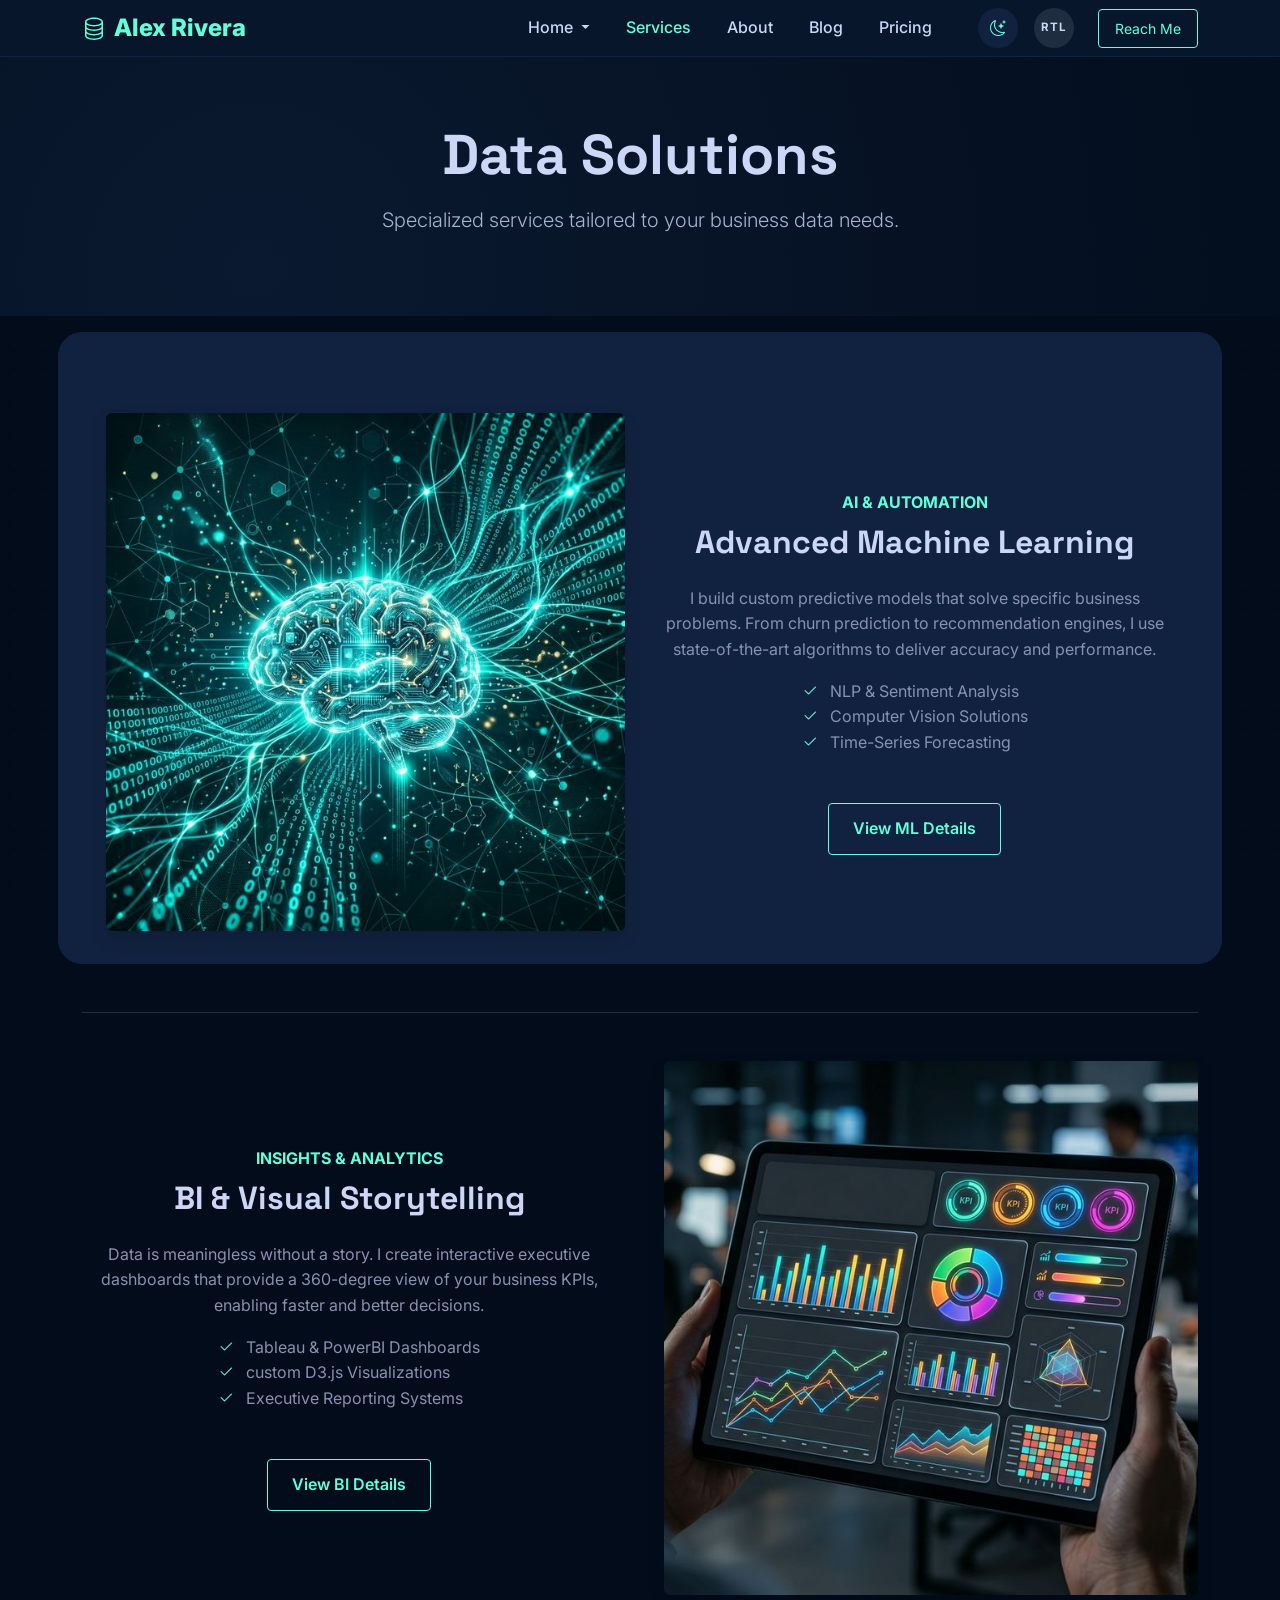
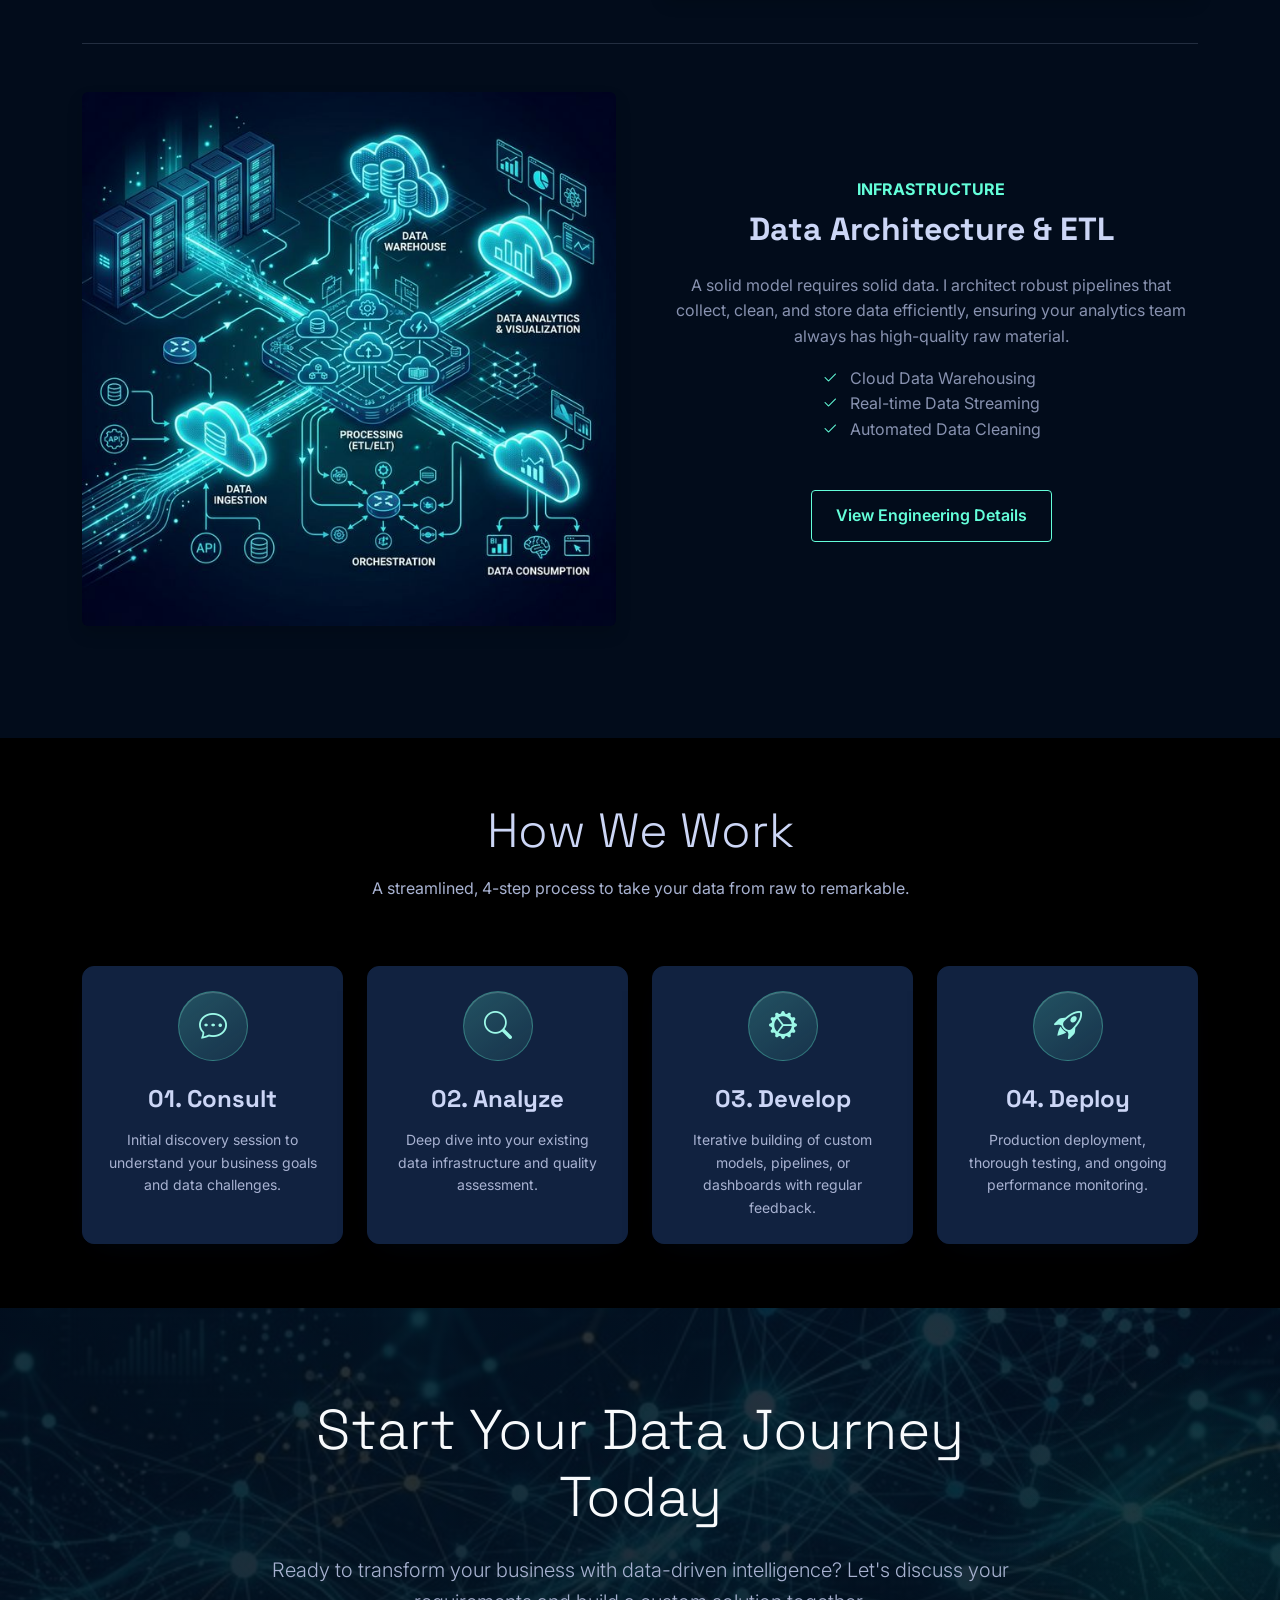
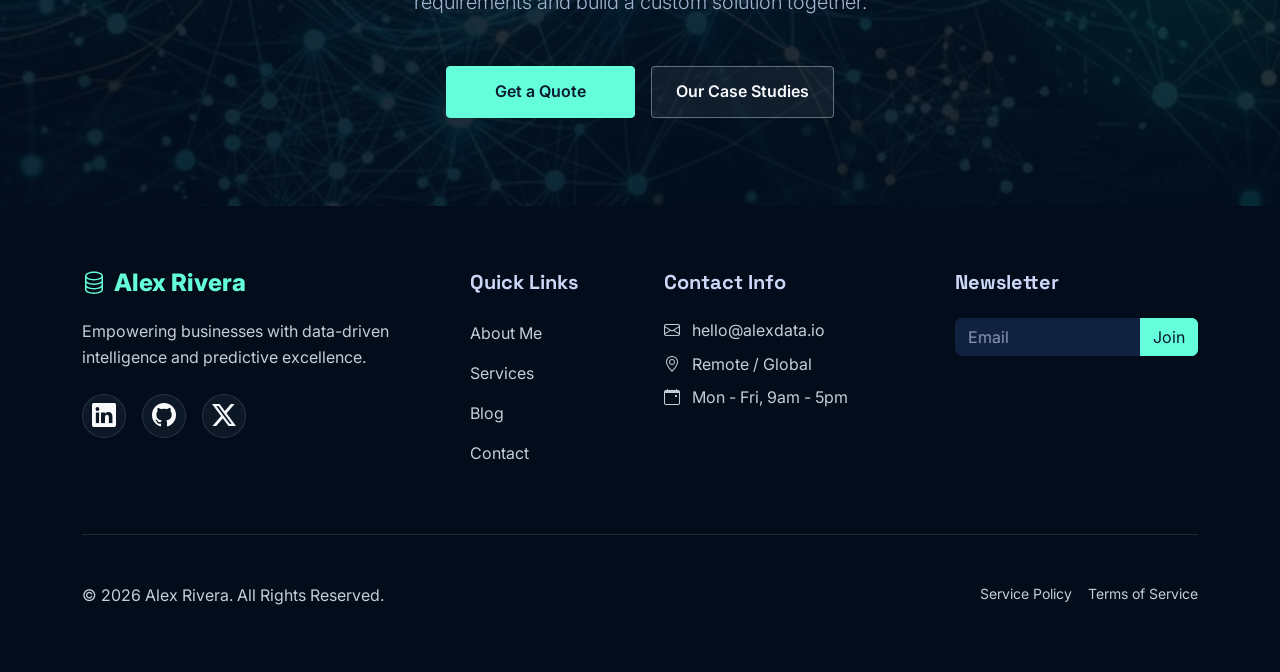
<file: services.html>
<!DOCTYPE html>
<html lang="en" dir="ltr">
<head>
    <meta charset="UTF-8">
    <meta name="viewport" content="width=device-width, initial-scale=1.0">
    <title>Services | Alex Rivera</title>
    <link rel="icon" type="image/svg+xml" href="assets/images/favicon.svg">
    <link href="https://cdn.jsdelivr.net/npm/bootstrap@5.3.0/dist/css/bootstrap.min.css" rel="stylesheet">
    <link href="https://cdn.jsdelivr.net/npm/bootstrap-icons@1.11.0/font/bootstrap-icons.css" rel="stylesheet">
    <link href="https://fonts.googleapis.com/css2?family=Inter:wght@400;700&family=Space+Grotesk:wght@500;700&family=JetBrains+Mono:wght@400;500&display=swap" rel="stylesheet">
    <link rel="stylesheet" href="assets/css/style.css">
</head>
<body>
    <div class="data-grid-overlay"></div>
    <div id="preloader"><div class="spinner"></div></div>

    <!-- Header / Navbar -->
    <nav class="navbar navbar-expand-xl sticky-top">
        <div class="container">
            <a class="navbar-brand" href="index.html">
                <svg class="me-2" xmlns="http://www.w3.org/2000/svg" width="1em" height="1em" fill="currentColor" viewBox="0 0 16 16" style="vertical-align: -0.125em;"><path d="M4.318 2.687C5.234 2.271 6.536 2 8 2s2.766.27 3.682.687C12.644 3.125 13 3.627 13 4c0 .374-.356.875-1.318 1.313C10.766 5.729 9.464 6 8 6s-2.766-.27-3.682-.687C3.356 4.875 3 4.373 3 4c0-.374.356-.875 1.318-1.313ZM13 5.698V7c0 .374-.356.875-1.318 1.313C10.766 8.729 9.464 9 8 9s-2.766-.27-3.682-.687C3.356 7.875 3 7.373 3 7V5.698c.271.202.58.378.904.525C4.978 6.711 6.427 7 8 7s3.022-.289 4.096-.777A4.92 4.92 0 0 0 13 5.698ZM14 4c0-1.007-.875-1.755-1.904-2.223C11.022 1.289 9.573 1 8 1s-3.022.289-4.096.777C2.875 2.245 2 2.993 2 4v9c0 1.007.875 1.755 1.904 2.223C4.978 15.71 6.427 16 8 16s3.022-.289 4.096-.777C13.125 14.755 14 14.007 14 13V4Zm-1 4.698V10c0 .374-.356.875-1.318 1.313C10.766 11.729 9.464 12 8 12s-2.766-.27-3.682-.687C3.356 10.875 3 10.373 3 10V8.698c.271.202.58.378.904.525C4.978 9.71 6.427 10 8 10s3.022-.289 4.096-.777A4.92 4.92 0 0 0 13 8.698Zm0 3V13c0 .374-.356.875-1.318 1.313C10.766 14.729 9.464 15 8 15s-2.766-.27-3.682-.687C3.356 13.875 3 13.373 3 13v-1.302c.271.202.58.378.904.525C4.978 12.71 6.427 13 8 13s3.022-.289 4.096-.777c.324-.147.633-.323.904-.525Z"/></svg>Alex Rivera
            </a>
            <button class="navbar-toggler" type="button" data-bs-toggle="collapse" data-bs-target="#navbarNav">
                <span class="bi bi-list text-secondary fs-1"></span>
            </button>
            <div class="collapse navbar-collapse" id="navbarNav">
                <ul class="navbar-nav site-nav-links align-items-center">
                    <li class="nav-item dropdown">
                        <a class="nav-link dropdown-toggle" href="#" id="homeDropdown" role="button" data-bs-toggle="dropdown" aria-expanded="false">
                            Home
                        </a>
                        <ul class="dropdown-menu border-secondary" aria-labelledby="homeDropdown">
                            <li><a class="dropdown-item" href="index.html">Home 1</a></li>
                            <li><a class="dropdown-item" href="home2.html">Home 2</a></li>
                        </ul>
                    </li>
                    <li class="nav-item"><a class="nav-link active" href="services.html">Services</a></li>
                    <li class="nav-item"><a class="nav-link" href="about.html">About</a></li>
                    <li class="nav-item"><a class="nav-link" href="blog.html">Blog</a></li>
                    <li class="nav-item"><a class="nav-link" href="pricing.html">Pricing</a></li>
                </ul>
                <ul class="navbar-nav ms-auto align-items-start align-items-xl-center gap-2 gap-lg-3">
                    <!-- Action Buttons -->
                    <li class="nav-item ms-lg-3 mt-3 mt-xl-0">
                        <button id="theme-toggle" class="btn-icon-circle btn-icon-circle--dark" aria-label="Toggle Dark Mode">
                            <i class="bi bi-moon-stars"></i>
                        </button>
                    </li>
                    <li class="nav-item">
                        <button id="rtl-toggle" class="btn-icon-circle btn-icon-circle--label" aria-label="Toggle RTL">RTL</button>
                    </li>
                    <li class="nav-item ms-lg-2">
                    <a href="contact.html" class="btn btn-outline-custom btn-sm py-2 px-3">Reach Me</a>
                    </li>
                </ul>
            </div>
        </div>
    </nav>

    <header class="section-padding bg-theme-header text-center">
        <div class="container">
            <h1 class="display-4 fw-bold">Data Solutions</h1>
            <p class="lead text-muted">Specialized services tailored to your business data needs.</p>
        </div>
    </header>

    <section class="section-padding">
        <div class="container">
            <!-- Machine Learning -->
            <div class="row align-items-center mb-5 g-5 services-feature-row services-feature-row--intro">
                <div class="col-lg-6 services-feature-media">
                    <img src="assets/images/service_ml.png" alt="Machine Learning" class="img-fluid rounded shadow mx-auto d-block">
                </div>
                <div class="col-lg-6 text-center services-feature-copy">
                    <span class="text-secondary fw-bold mb-2 d-block">AI & AUTOMATION</span>
                    <h2 class="mb-4">Advanced Machine Learning</h2>
                    <p>I build custom predictive models that solve specific business problems. From churn prediction to recommendation engines, I use state-of-the-art algorithms to deliver accuracy and performance.</p>
                    <ul class="list-unstyled mb-4 d-inline-block text-start">
                        <li><i class="bi bi-check2 text-secondary me-2"></i> NLP & Sentiment Analysis</li>
                        <li><i class="bi bi-check2 text-secondary me-2"></i> Computer Vision Solutions</li>
                        <li><i class="bi bi-check2 text-secondary me-2"></i> Time-Series Forecasting</li>
                    </ul>
                    <div class="mt-4">
                        <a href="service-details.html" class="btn-custom btn-outline-custom">View ML Details</a>
                    </div>
                </div>
            </div>

            <hr class="my-5 opacity-10">

            <!-- BI & Visualization -->
            <div class="row align-items-center mb-5 g-5 flex-lg-row-reverse">
                <div class="col-lg-6">
                    <img src="assets/images/service_bi.png" alt="Business Intelligence" class="img-fluid rounded shadow mx-auto d-block">
                </div>
                <div class="col-lg-6 text-center">
                    <span class="text-secondary fw-bold mb-2 d-block">INSIGHTS & ANALYTICS</span>
                    <h2 class="mb-4">BI & Visual Storytelling</h2>
                    <p>Data is meaningless without a story. I create interactive executive dashboards that provide a 360-degree view of your business KPIs, enabling faster and better decisions.</p>
                    <ul class="list-unstyled mb-4 d-inline-block text-start">
                        <li><i class="bi bi-check2 text-secondary me-2"></i> Tableau & PowerBI Dashboards</li>
                        <li><i class="bi bi-check2 text-secondary me-2"></i> custom D3.js Visualizations</li>
                        <li><i class="bi bi-check2 text-secondary me-2"></i> Executive Reporting Systems</li>
                    </ul>
                    <div class="mt-4">
                        <a href="service-details.html" class="btn-custom btn-outline-custom">View BI Details</a>
                    </div>
                </div>
            </div>

            <hr class="my-5 opacity-10">

            <!-- Data Engineering -->
            <div class="row align-items-center mb-5 g-5">
                <div class="col-lg-6">
                    <img src="assets/images/service_eng.png" alt="Data Engineering" class="img-fluid rounded shadow mx-auto d-block">
                </div>
                <div class="col-lg-6 text-center">
                    <span class="text-secondary fw-bold mb-2 d-block">INFRASTRUCTURE</span>
                    <h2 class="mb-4">Data Architecture & ETL</h2>
                    <p>A solid model requires solid data. I architect robust pipelines that collect, clean, and store data efficiently, ensuring your analytics team always has high-quality raw material.</p>
                    <ul class="list-unstyled mb-4 d-inline-block text-start">
                        <li><i class="bi bi-check2 text-secondary me-2"></i> Cloud Data Warehousing</li>
                        <li><i class="bi bi-check2 text-secondary me-2"></i> Real-time Data Streaming</li>
                        <li><i class="bi bi-check2 text-secondary me-2"></i> Automated Data Cleaning</li>
                    </ul>
                    <div class="mt-4">
                        <a href="service-details.html" class="btn-custom btn-outline-custom">View Engineering Details</a>
                    </div>
                </div>
            </div>
        </div>
    </section>

    <!-- Service Process -->
    <section id="process" class="section-padding bg-light-subtle">
        <div class="container">
            <div class="row justify-content-center mb-5">
                <div class="col-lg-6 text-center">
                    <h2 class="display-5">How We Work</h2>
                    <p class="text-muted">A streamlined, 4-step process to take your data from raw to remarkable.</p>
                </div>
            </div>
            <div class="row g-4">
                <div class="col-lg-3 col-md-6">
                    <div class="card-custom text-center h-100">
                        <div class="service-process-icon mb-4">
                            <i class="bi bi-chat-dots fs-3"></i>
                        </div>
                        <h4>01. Consult</h4>
                        <p class="small text-muted mb-0">Initial discovery session to understand your business goals and data challenges.</p>
                    </div>
                </div>
                <div class="col-lg-3 col-md-6">
                    <div class="card-custom text-center h-100">
                        <div class="service-process-icon mb-4">
                            <i class="bi bi-search fs-3"></i>
                        </div>
                        <h4>02. Analyze</h4>
                        <p class="small text-muted mb-0">Deep dive into your existing data infrastructure and quality assessment.</p>
                    </div>
                </div>
                <div class="col-lg-3 col-md-6">
                    <div class="card-custom text-center h-100">
                        <div class="service-process-icon mb-4">
                            <i class="bi bi-gear-wide-connected fs-3"></i>
                        </div>
                        <h4>03. Develop</h4>
                        <p class="small text-muted mb-0">Iterative building of custom models, pipelines, or dashboards with regular feedback.</p>
                    </div>
                </div>
                <div class="col-lg-3 col-md-6">
                    <div class="card-custom text-center h-100">
                        <div class="service-process-icon mb-4">
                            <i class="bi bi-rocket-takeoff fs-3"></i>
                        </div>
                        <h4>04. Deploy</h4>
                        <p class="small text-muted mb-0">Production deployment, thorough testing, and ongoing performance monitoring.</p>
                    </div>
                </div>
            </div>
        </div>
    </section>

    <!-- Service CTA -->
    <section id="cta" class="section-padding text-center">
        <div class="container py-4">
            <h2 class="display-4 mb-4">Start Your Data Journey Today</h2>
            <p class="lead mb-5 text-muted mx-auto" style="max-width: 800px;">Ready to transform your business with data-driven intelligence? Let's discuss your requirements and build a custom solution together.</p>
            <div class="d-flex justify-content-center gap-3">
                <a href="contact.html" class="btn-custom btn-primary-custom px-5">Get a Quote</a>
                <a href="blog.html" class="btn-custom btn-outline-custom">Our Case Studies</a>
            </div>
        </div>
    </section>

    <!-- Footer -->
    <footer class="section-padding text-light" style="background-color: var(--footer-bg);">
        <div class="container">
            <div class="row g-5">
                <div class="col-lg-4">
                    <a class="navbar-brand text-secondary fs-3 mb-4 d-block" href="index.html"><svg class="me-2" xmlns="http://www.w3.org/2000/svg" width="1em" height="1em" fill="currentColor" viewBox="0 0 16 16" style="vertical-align: -0.125em;"><path d="M4.318 2.687C5.234 2.271 6.536 2 8 2s2.766.27 3.682.687C12.644 3.125 13 3.627 13 4c0 .374-.356.875-1.318 1.313C10.766 5.729 9.464 6 8 6s-2.766-.27-3.682-.687C3.356 4.875 3 4.373 3 4c0-.374.356-.875 1.318-1.313ZM13 5.698V7c0 .374-.356.875-1.318 1.313C10.766 8.729 9.464 9 8 9s-2.766-.27-3.682-.687C3.356 7.875 3 7.373 3 7V5.698c.271.202.58.378.904.525C4.978 6.711 6.427 7 8 7s3.022-.289 4.096-.777A4.92 4.92 0 0 0 13 5.698ZM14 4c0-1.007-.875-1.755-1.904-2.223C11.022 1.289 9.573 1 8 1s-3.022.289-4.096.777C2.875 2.245 2 2.993 2 4v9c0 1.007.875 1.755 1.904 2.223C4.978 15.71 6.427 16 8 16s3.022-.289 4.096-.777C13.125 14.755 14 14.007 14 13V4Zm-1 4.698V10c0 .374-.356.875-1.318 1.313C10.766 11.729 9.464 12 8 12s-2.766-.27-3.682-.687C3.356 10.875 3 10.373 3 10V8.698c.271.202.58.378.904.525C4.978 9.71 6.427 10 8 10s3.022-.289 4.096-.777A4.92 4.92 0 0 0 13 8.698Zm0 3V13c0 .374-.356.875-1.318 1.313C10.766 14.729 9.464 15 8 15s-2.766-.27-3.682-.687C3.356 13.875 3 13.373 3 13v-1.302c.271.202.58.378.904.525C4.978 12.71 6.427 13 8 13s3.022-.289 4.096-.777c.324-.147.633-.323.904-.525Z"/></svg>Alex Rivera</a>
                    <p class="text-muted mb-4">Empowering businesses with data-driven intelligence and predictive excellence.</p>
                    <div class="social-links d-flex gap-3">
                        <a href="#" class="text-light fs-4"><i class="bi bi-linkedin"></i></a>
                        <a href="#" class="text-light fs-4"><i class="bi bi-github"></i></a>
                        <a href="#" class="text-light fs-4"><i class="bi bi-twitter-x"></i></a>
                    </div>
                </div>
                <div class="col-lg-2">
                    <h5 class="mb-4">Quick Links</h5>
                    <ul class="list-unstyled">
                        <li class="mb-2"><a href="about.html" class="text-muted">About Me</a></li>
                        <li class="mb-2"><a href="services.html" class="text-muted">Services</a></li>
                        <li class="mb-2"><a href="blog.html" class="text-muted">Blog</a></li>
                        <li class="mb-2"><a href="contact.html" class="text-muted">Contact</a></li>
                    </ul>
                </div>
                <div class="col-lg-3">
                    <h5 class="mb-4">Contact Info</h5>
                    <ul class="list-unstyled text-muted">
                        <li class="mb-2"><i class="bi bi-envelope me-2"></i> hello@alexdata.io</li>
                        <li class="mb-2"><i class="bi bi-geo-alt me-2"></i> Remote / Global</li>
                        <li class="mb-2"><i class="bi bi-calendar-event me-2"></i> Mon - Fri, 9am - 5pm</li>
                    </ul>
                </div>
                <div class="col-lg-3">
                    <h5 class="mb-4">Newsletter</h5>
                    <form class="needs-validation" novalidate>
                        <div class="input-group mb-3">
                            <input type="email" class="form-control form-control-theme" placeholder="Email" required aria-label="Email address">
                            <button class="btn btn-primary-custom" type="submit">Join</button>
                        </div>
                    </form>
                </div>
            </div>
            <hr class="my-5 border-secondary">
            <div class="row">
                <div class="col-md-6 text-center text-md-start">
                    <p class="text-muted mb-0">&copy; 2026 Alex Rivera. All Rights Reserved.</p>
                </div>
                <div class="col-md-6 text-center text-md-end">
                    <div class="d-flex gap-3 justify-content-center justify-content-md-end">
                        <a href="#" class="text-muted text-decoration-none small">Service Policy</a>
                        <a href="#" class="text-muted text-decoration-none small">Terms of Service</a>
                    </div>
                </div>
            </div>
        </div>
    </footer>

    <script src="https://cdn.jsdelivr.net/npm/bootstrap@5.3.0/dist/js/bootstrap.bundle.min.js"></script>
    <script src="assets/js/main.js"></script>
</body>
</html>
</file>
<file: assets/css/style.css>
/* 
====================================
CSS STRUCTURE
1. Variables
2. Reset
3. Typography
4. Layout
5. Components
6. Sections
7. Utilities
8. Dark mode
====================================
*/

/* 1. Variables */
:root {
    /* Brand Colors */
    --primary-color: #0A192F;
    --secondary-color: #008b72; /* Darker teal for accessibility in light theme */
    --accent-color: #F2A900;
    
    /* Font Families */
    --font-main: 'Inter', sans-serif;
    --font-heading: 'Space Grotesk', sans-serif;
    --font-mono: 'JetBrains Mono', monospace;

    /* Technical Patterns */
    --grid-bg: radial-gradient(rgba(100, 255, 218, 0.1) 1px, transparent 1px);
    --grid-size: 30px;

    /* Neutral Colors (Light Theme Default) */
    --bg-color: #FFFFFF;
    --bg-subtle: #F7FAFC;
    --text-color: #0F172A;
    --text-muted: #334155;
    --heading-color: #111827;
    --border-color: #E2E8F0;
    --card-bg: #FFFFFF;
    --footer-bg: #0A192F;
    --footer-text: #F8FAFC;
    --navbar-bg: rgba(255, 255, 255, 0.9);
    --navbar-text: #1A202C;
    --hero-bg: radial-gradient(circle at 50% 50%, #f4f8fe 0%, #e2e8f0 100%);
    --hero-text: #1A202C;
    
    /* Dark Mode Defaults (will be overridden) */
    --dark-bg: #000000;
    --dark-text: #B0B9D8;
    --dark-text-muted: #CBD2E6;
    --dark-heading: #CCD6F6;
    --dark-card: #050505;
    --dark-border: #1a1a1a;

    /* Spacing System (8px scale) */
    --space-1: 8px;
    --space-2: 16px;
    --space-3: 24px;
    --space-4: 32px;
    --space-5: 40px;
    --space-6: 48px;
    --space-8: 64px;

    /* Transitions */
    --transition-fast: all 0.2s ease-in-out;
    --transition-slow: all 0.4s ease-in-out;

    /* Engagement Section Colors (Light Mode Default) */
    --engagement-bg: #F8FAFC;
    --engagement-card-bg: #FFFFFF;
    --engagement-num-bg: #E6F6F3;
    --engagement-num-text: #008B72;
    --engagement-title-text: #1A202C;
    --engagement-desc-text: #475569;
}

/* Dark Mode Overrides */
[data-theme="dark"] {
    --bg-color: #020c1b;
    --bg-subtle: #000000;
    --text-color: #8892b0;
    --text-muted: #a8b2d1;
    --heading-color: #ccd6f6;
    --border-color: #112240;
    --card-bg: #112240;
    --footer-bg: #020c1b;
    --secondary-color: #64FFDA; /* Bright mint remains for dark mode */
    --navbar-bg: rgba(10, 25, 47, 0.85);
    --navbar-text: #ccd6f6;
    --hero-bg: radial-gradient(circle at 20% 30%, #0a192f 0%, #020c1b 100%);
    --hero-text: #FFFFFF;
    --grid-bg: radial-gradient(rgba(100, 255, 218, 0.05) 1px, transparent 1px);

    /* Engagement Section Dark Overrides */
    --engagement-bg: #0A192F;
    --engagement-card-bg: rgba(17, 34, 64, 0.7);
    --engagement-num-bg: rgba(100, 255, 218, 0.1);
    --engagement-num-text: #64FFDA;
    --engagement-title-text: #CCD6F6;
    --engagement-desc-text: #8892B0;
}

/* 2. Reset & Base */
* {
    margin: 0;
    padding: 0;
    box-sizing: border-box;
}

body {
    font-family: var(--font-main);
    background-color: var(--bg-color);
    color: var(--text-color);
    line-height: 1.6;
    transition: var(--transition-fast);
    overflow-x: hidden;
    min-height: 100vh;
    display: flex;
    flex-direction: column;
}

.data-grid-overlay {
    position: fixed;
    top: 0;
    left: 0;
    width: 100%;
    height: 100%;
    background-image: var(--grid-bg);
    background-size: var(--grid-size) var(--grid-size);
    pointer-events: none;
    z-index: -1;
    opacity: 0.5;
}

body > footer {
    margin-top: auto;
}

/* RTL Support */
[dir="rtl"] {
    text-align: right;
}

[dir="rtl"] .site-nav-actions {
    margin-right: auto;
    margin-left: unset;
}

[dir="rtl"] .contact-hero-copy h1,
[dir="rtl"] .contact-hero-copy p,
[dir="rtl"] .contact-hero-insight-item,
[dir="rtl"] .global-presence-overlay,
[dir="rtl"] .global-presence-overlay h3,
[dir="rtl"] .global-presence-overlay p,
[dir="rtl"] .global-presence-overlay h3,
[dir="rtl"] .success-story-title,
[dir="rtl"] .success-story-description,
[dir="rtl"] .success-story-point,
[dir="rtl"] .success-story-stat-card h3,
[dir="rtl"] .success-story-stat-card h4,
[dir="rtl"] .success-story-stat-card p {
    text-align: right;
}

[dir="rtl"] .contact-hero-insight-item i {
    margin-left: 14px;
    margin-right: 0;
}

[dir="rtl"] footer .list-unstyled a.text-muted {
    margin-right: -0.45rem;
    margin-left: 0;
}

[dir="rtl"] .global-presence-overlay {
    right: 0;
    left: auto;
}

[dir="rtl"] .global-presence-badges {
    left: 32px;
    right: auto;
}

[dir="rtl"] .success-story-panel::after {
    inset: auto auto -70px -40px;
}

[dir="rtl"] .core-philosophy-visual {
    padding: 0 28px 28px 0;
}

@media (max-width: 991px) {
    [dir="rtl"] .global-presence-badges {
        left: 20px;
        right: auto;
    }
    [dir="rtl"] .core-philosophy-visual {
        padding: 0 24px 24px 0;
    }
}

@media (max-width: 575px) {
    [dir="rtl"] .global-presence-badges {
        left: 16px;
        right: auto;
    }
}

/* Global Typography */
h1, h2, h3 {
    text-align: center;
}

/* 3. Typography */
h1, h2, h3, h4, h5, h6 {
    color: var(--heading-color);
    font-family: var(--font-heading);
    font-weight: 700;
    margin-bottom: var(--space-2);
}

.font-mono {
    font-family: var(--font-mono) !important;
}

a {
    color: var(--secondary-color);
    text-decoration: none;
    transition: var(--transition-fast);
}

a:hover {
    color: var(--accent-color);
}

/* 4. Layout */
.section-padding {
    padding: var(--space-8) 0;
}

.services-feature-row .services-feature-media,
.services-feature-row .services-feature-copy {
    padding-inline: clamp(0.5rem, 1.2vw, 1.5rem);
}

.services-feature-row--intro {
    padding: clamp(1rem, 2.5vw, 2rem);
    background: var(--card-bg);
    border: 1px solid var(--border-color);
    border-radius: 24px;
}

/* 5. Components */

/* Buttons */
.btn-custom {
    padding: 12px 24px;
    border-radius: 4px;
    font-weight: 600;
    transition: var(--transition-fast);
    display: inline-flex;
    align-items: center;
    justify-content: center;
    gap: 8px;
    text-align: center;
    cursor: pointer;
    min-width: 44px;
    min-height: 44px;
}

.btn-primary-custom {
    background-color: var(--secondary-color);
    color: var(--primary-color);
    border: 1px solid var(--secondary-color);
}

/* Ensure Button text contrast on darker secondary color in light mode */
[data-theme="light"] .btn-primary-custom {
    color: white !important;
}

.btn-primary-custom:hover {
    background-color: #006b59;
    border-color: #006b59;
    color: #ffffff !important;
    box-shadow: 0 12px 24px rgba(0, 107, 89, 0.18);
}

.btn-outline-custom {
    background-color: transparent;
    color: var(--secondary-color);
    border: 1px solid var(--secondary-color);
}

.btn-outline-custom:hover {
    background-color: var(--secondary-color);
    border-color: var(--secondary-color);
    color: #ffffff !important;
    box-shadow: 0 12px 24px rgba(0, 139, 114, 0.16);
}

/* ─── Circular Icon Buttons (theme toggle & RTL) ─── */
.btn-icon-circle {
    width: 40px;
    height: 40px;
    border-radius: 50%;
    border: none;
    display: inline-flex;
    align-items: center;
    justify-content: center;
    cursor: pointer;
    transition: var(--transition-fast);
    padding: 0;
    line-height: 1;
    /* Light-mode default: soft gray pill */
    background-color: #e8eaed;
    color: #3c4043;
    font-family: var(--font-main);
}

.btn-icon-circle:hover {
    transform: scale(1.08);
    background-color: #d2d5d9;
}

/* Dark-circle variant — used for the moon/theme toggle */
.btn-icon-circle--dark {
    background-color: #3d4452;
    color: #e2e8ef;
}

.btn-icon-circle--dark:hover {
    background-color: #4a5266;
}

/* Text-label variant — used for RTL button */
.btn-icon-circle--label {
    font-size: 0.72rem;
    font-weight: 700;
    letter-spacing: 0.06em;
    text-transform: uppercase;
    background-color: #e8eaed;
    color: #3c4043;
}

.btn-icon-circle--label:hover {
    background-color: #d2d5d9;
}

/* Dark-mode overrides */
[data-theme="dark"] .btn-icon-circle {
    background-color: #1e2d40;
    color: #ccd6f6;
}

[data-theme="dark"] .btn-icon-circle:hover {
    background-color: #263450;
}

[data-theme="dark"] .btn-icon-circle--dark {
    background-color: #112240;
    color: #64FFDA;
}

[data-theme="dark"] .btn-icon-circle--dark:hover {
    background-color: #1a3358;
}

[data-theme="dark"] .btn-icon-circle--label {
    background-color: #1e2d40;
    color: #ccd6f6;
}

[data-theme="dark"] .btn-icon-circle--label:hover {
    background-color: #263450;
    color: #ccd6f6;
}

/* Light mode — theme toggle bg matches RTL button for UI consistency */
[data-theme="light"] #theme-toggle.btn-icon-circle--dark {
    background-color: #e8eaed;
    color: var(--secondary-color);
}

/* Cards */
.card-custom {
    background-color: var(--card-bg);
    border: 1px solid var(--border-color);
    border-radius: 12px;
    padding: var(--space-3);
    transition: var(--transition-slow);
    height: 100%;
    backdrop-filter: blur(8px);
    -webkit-backdrop-filter: blur(8px);
}

.glass-card {
    background: rgba(255, 255, 255, 0.03);
    border: 1px solid rgba(255, 255, 255, 0.1);
    box-shadow: 0 8px 32px 0 rgba(0, 0, 0, 0.37);
}

[data-theme="light"] .glass-card {
    background: rgba(255, 255, 255, 0.7);
    border: 1px solid rgba(0, 0, 0, 0.05);
}

.badge-category {
    background-color: var(--secondary-color) !important;
    color: var(--primary-color) !important;
    font-weight: 700;
    padding: 0.5em 0.8em;
    letter-spacing: 0.02em;
}

[data-theme="light"] .badge-category {
    color: #ffffff !important;
}

.card-custom:hover {
    transform: translateY(-5px);
    border-color: var(--secondary-color);
}

.featured-project-card {
    display: flex;
    flex-direction: column;
}

.featured-project-card__body {
    display: flex;
    flex: 1;
    flex-direction: column;
    gap: 0.75rem;
}

.featured-project-card__body a {
    margin-top: auto;
}

.featured-project-badge {
    align-self: center;
    padding: 0.45rem 0.75rem;
    border: 1px solid rgba(100, 255, 218, 0.35);
    background-color: rgba(100, 255, 218, 0.18);
    color: #087f6b !important;
    font-weight: 700;
    letter-spacing: 0.02em;
}

.x-small {
    font-size: 0.75rem;
}

.service-card {
    display: flex;
    flex-direction: column;
}

.service-card a {
    margin-top: auto;
}

.service-process-icon {
    width: 70px;
    height: 70px;
    display: inline-flex;
    align-items: center;
    justify-content: center;
    border-radius: 999px;
    background: linear-gradient(145deg, rgba(0, 139, 114, 0.18), rgba(0, 139, 114, 0.08));
    border: 1px solid rgba(0, 139, 114, 0.24);
    color: var(--secondary-color);
    box-shadow: inset 0 1px 0 rgba(255, 255, 255, 0.18);
}

[data-theme="dark"] .service-process-icon {
    background: linear-gradient(145deg, rgba(100, 255, 218, 0.22), rgba(100, 255, 218, 0.08));
    border-color: rgba(100, 255, 218, 0.3);
    color: #9cf8e7;
}

/* Navbar */
.navbar {
    background-color: var(--navbar-bg);
    backdrop-filter: blur(10px);
    transition: var(--transition-fast);
    border-bottom: 1px solid var(--border-color);
}

.navbar-collapse {
    flex-grow: 1;
}

.navbar-brand {
    font-weight: 800;
    color: var(--secondary-color) !important;
    font-size: 1.5rem;
    line-height: 1;
    display: inline-flex;
    align-items: center;
}

.navbar-brand .bi {
    font-size: 0.95em;
}

.nav-link {
    color: var(--navbar-text) !important;
    font-weight: 500;
    margin: 0 var(--space-1);
}

.nav-link.active {
    color: var(--secondary-color) !important;
}

@media (min-width: 1200px) {
    .navbar-collapse {
        position: relative;
        display: flex !important;
        align-items: center;
        justify-content: flex-end;
    }

    .site-nav-links {
        position: absolute;
        left: 50%;
        transform: translateX(-50%);
        gap: 0.25rem;
    }

    .site-nav-actions {
        margin-left: auto;
        gap: 1rem;
    }
}

@media (max-width: 1199.98px) {
    .navbar > .container {
        align-items: center;
        position: relative;
    }

    .navbar-toggler {
        margin-left: auto;
        flex-shrink: 0;
        width: 3rem;
        height: 3rem;
        padding: 0;
        display: inline-flex;
        align-items: center;
        justify-content: center;
    }

    .navbar-toggler .bi {
        line-height: 1;
    }

    .navbar-collapse {
        position: absolute;
        top: 100%;
        left: 0;
        right: 0;
        width: 100%;
        max-height: calc(100vh - 76px);
        overflow-y: auto;
        overscroll-behavior: contain;
        background-color: var(--navbar-bg);
        border-bottom-left-radius: 26px;
        border-bottom-right-radius: 26px;
        border-top: 1px solid rgba(15, 23, 42, 0.06);
        padding: 1rem 1.25rem;
        box-shadow: 0 20px 40px rgba(10, 25, 47, 0.15);
        z-index: 999;
    }

    .site-nav-links,
    .site-nav-actions {
        width: 100%;
        align-items: flex-start !important;
    }

    .site-nav-links .nav-item,
    .site-nav-actions .nav-item {
        width: 100%;
    }

    .site-nav-links .nav-link,
    .site-nav-actions .btn,
    .site-nav-actions .btn-link {
        display: inline-flex;
    }

    .site-nav-actions {
        margin-top: 1rem;
        gap: 0.75rem;
    }

    .navbar-collapse .dropdown {
        width: 100%;
    }

    .navbar-collapse .dropdown-menu {
        position: static;
        float: none;
        width: 100%;
        margin-top: 0.5rem;
        box-shadow: none;
    }

    .navbar-collapse .dropdown-item {
        white-space: normal;
    }
}

body.navbar-open {
    overflow: hidden;
}

/* Preloader */
#preloader {
    position: fixed;
    top: 0;
    left: 0;
    width: 100%;
    height: 100%;
    background: var(--primary-color);
    z-index: 9999;
    display: flex;
    justify-content: center;
    align-items: center;
}

.spinner {
    width: 50px;
    height: 50px;
    border: 5px solid rgba(100, 255, 218, 0.2);
    border-top: 5px solid var(--secondary-color);
    border-radius: 50%;
    animation: spin 1s linear infinite;
}

@keyframes spin {
    0% { transform: rotate(0deg); }
    100% { transform: rotate(360deg); }
}

/* 6. Sections */
.hero-section {
    min-height: 100vh;
    display: flex;
    align-items: center;
    background: var(--hero-bg);
    background-size: cover;
    background-position: center;
    background-attachment: fixed;
    color: var(--hero-text);
}

.bg-theme-header {
    background: var(--hero-bg);
    color: var(--hero-text);
    background-size: cover;
    background-position: center;
    background-attachment: fixed;
}

#cta {
    position: relative;
    overflow: hidden;
    color: var(--primary-color);
    background:
        linear-gradient(rgba(244, 248, 252, 0.92), rgba(244, 248, 252, 0.94)),
        url('../images/hero-bg.png');
    background-size: cover;
    background-position: center;
}

#cta::before,
#cta::after {
    content: '';
    position: absolute;
    border-radius: 50%;
    pointer-events: none;
}

#cta::before {
    width: 420px;
    height: 420px;
    right: -120px;
    top: 50%;
    transform: translateY(-50%);
    background: radial-gradient(circle, rgba(0, 139, 114, 0.16), transparent 68%);
}

#cta::after {
    width: 280px;
    height: 280px;
    left: -80px;
    bottom: -120px;
    background: radial-gradient(circle, rgba(10, 25, 47, 0.12), transparent 70%);
}

.cta-shell {
    position: relative;
    z-index: 1;
    max-width: 900px;
    padding: clamp(32px, 5vw, 56px);
    border: 1px solid rgba(15, 23, 42, 0.12);
    border-radius: 32px;
    background: linear-gradient(145deg, rgba(255, 255, 255, 0.9), rgba(248, 251, 255, 0.82));
    backdrop-filter: blur(14px);
    -webkit-backdrop-filter: blur(14px);
    box-shadow: 0 32px 70px -44px rgba(15, 23, 42, 0.5);
}

#cta .display-4,
#cta .display-5,
#cta .lead {
    max-width: 820px;
    margin-left: auto;
    margin-right: auto;
}

#cta .display-4,
#cta .display-5 {
    color: #10233f !important;
    text-shadow: none;
}

#cta .lead {
    color: rgba(10, 25, 47, 0.92);
    opacity: 1;
}

#cta .btn-outline-custom {
    color: var(--primary-color) !important;
    border-color: rgba(10, 25, 47, 0.18) !important;
    background-color: rgba(255, 255, 255, 0.45);
}

#cta .btn-outline-custom:hover {
    background-color: rgba(10, 25, 47, 0.08);
    color: var(--primary-color) !important;
}

[data-theme="dark"] #cta {
    color: #f8fafc;
    background:
        linear-gradient(rgba(2, 12, 27, 0.84), rgba(2, 12, 27, 0.88)),
        url('../images/hero-bg.png');
    background-size: cover;
    background-position: center;
}

/* Bento Grid */
.bento-grid {
    display: grid;
    grid-template-columns: repeat(4, 1fr);
    grid-auto-rows: minmax(200px, auto);
    gap: 20px;
}

.bento-item {
    grid-column: span 2;
    grid-row: span 1;
}

.bento-item--large {
    grid-column: span 2;
    grid-row: span 2;
}

.bento-item--tall {
    grid-row: span 2;
}

@media (max-width: 991px) {
    .bento-grid {
        grid-template-columns: repeat(2, 1fr);
    }
}

@media (max-width: 575px) {
    .bento-grid {
        display: flex;
        flex-direction: column;
    }
}

/* Terminal Component */
.terminal-window {
    background: #1e1e1e;
    border-radius: 10px;
    box-shadow: 0 20px 50px rgba(0,0,0,0.5);
    overflow: hidden;
    font-family: var(--font-mono);
    font-size: 14px;
    color: #d1d1d1;
    border: 1px solid #333;
}

.terminal-header {
    background: #333;
    padding: 10px 15px;
    display: flex;
    gap: 8px;
}

.dot {
    width: 12px;
    height: 12px;
    border-radius: 50%;
}

.dot--red { background: #ff5f56; }
.dot--yellow { background: #ffbd2e; }
.dot--green { background: #27c93f; }

.terminal-body {
    padding: 20px;
    min-height: 250px;
}

.terminal-prompt {
    color: var(--secondary-color);
    margin-right: 10px;
}

.terminal-line {
    margin-bottom: 8px;
    white-space: pre-wrap;
}

.typing-text {
    border-right: 2px solid var(--secondary-color);
    animation: blink 0.7s infinite;
}

@keyframes blink {
    50% { border-color: transparent; }
}

[data-theme="dark"] #cta .cta-shell {
    border-color: rgba(148, 163, 184, 0.18);
    background: linear-gradient(145deg, rgba(10, 25, 47, 0.82), rgba(17, 34, 64, 0.74));
    box-shadow: 0 32px 70px -44px rgba(2, 12, 27, 0.85);
}

[data-theme="dark"] #cta .display-4,
[data-theme="dark"] #cta .display-5 {
    color: #f8fafc !important;
}

[data-theme="dark"] #cta .lead {
    color: rgba(226, 232, 240, 0.92);
}

[data-theme="dark"] #cta .btn-outline-custom {
    color: #f8fafc !important;
    border-color: rgba(226, 232, 240, 0.4) !important;
    background-color: rgba(255, 255, 255, 0.06);
}

[data-theme="dark"] #cta .btn-outline-custom:hover {
    background-color: rgba(100, 255, 218, 0.12);
    color: #64ffda !important;
}

@media (max-width: 575px) {
    .cta-shell {
        padding: 28px 18px;
        border-radius: 24px;
    }
}

.bg-enterprise-header {
    background: linear-gradient(rgba(2, 12, 27, 0.7), rgba(2, 12, 27, 0.7)), url('../images/enterprise-hero-bg.png');
    color: #FFFFFF;
    background-size: cover;
    background-position: center;
    background-attachment: fixed;
    border-bottom: 2px solid var(--secondary-color);
}

.glass-card-hero {
    background: rgba(255, 255, 255, 0.05);
    backdrop-filter: blur(16px);
    -webkit-backdrop-filter: blur(16px);
    border: 1px solid rgba(255, 255, 255, 0.1);
    border-radius: 20px;
    padding: var(--space-4);
    box-shadow: 0 8px 32px 0 rgba(0, 0, 0, 0.37);
}

[data-theme="light"] .glass-card-hero {
     background: rgba(255, 255, 255, 0.65);
     border: 1px solid rgba(0, 0, 0, 0.1);
     color: var(--text-color);
}

/* Page Specific Heroes */
.hero-pricing {
    --hero-bg: linear-gradient(rgba(242, 247, 252, 0.85), rgba(226, 232, 240, 0.85)), url('../images/pricing-bg.png');
}

[data-theme="dark"] .hero-pricing {
    --hero-bg: linear-gradient(rgba(10, 25, 47, 0.85), rgba(2, 12, 27, 0.85)), url('../images/pricing-bg.png');
}

.hero-contact {
    --hero-bg: linear-gradient(rgba(242, 247, 252, 0.85), rgba(226, 232, 240, 0.85)), url('../images/contact-bg.png');
}

[data-theme="dark"] .hero-contact {
    --hero-bg: linear-gradient(rgba(10, 25, 47, 0.85), rgba(2, 12, 27, 0.85)), url('../images/contact-bg.png');
}

.contact-hero-shell {
    padding: clamp(28px, 4vw, 48px);
    border: 1px solid rgba(15, 23, 42, 0.08);
    border-radius: 32px;
    background: rgba(255, 255, 255, 0.58);
    backdrop-filter: blur(10px);
    box-shadow: 0 28px 60px -42px rgba(15, 23, 42, 0.42);
}

.contact-hero-kicker {
    display: inline-flex;
    align-items: center;
    margin-bottom: 18px;
    padding: 8px 14px;
    border-radius: 999px;
    background: rgba(0, 139, 114, 0.1);
    color: var(--secondary-color);
    font-size: 0.8rem;
    font-weight: 700;
    letter-spacing: 0.08em;
    text-transform: uppercase;
}

.contact-hero-copy {
    display: flex;
    flex-direction: column;
    justify-content: center;
}

.contact-direct-icon {
    width: 56px;
    height: 56px;
    min-width: 56px;
    border-radius: 50%;
    background: #050c16;
    border: 1px solid rgba(255, 255, 255, 0.12);
    display: inline-flex;
    align-items: center;
    justify-content: center;
    box-shadow: 0 10px 30px -20px rgba(0, 0, 0, 0.8);
}

.contact-direct-icon i {
    color: var(--secondary-color);
    font-size: 1.3rem;
}

.contact-hero-copy h1,
.contact-hero-copy p {
    text-align: left;
}

.contact-hero-note {
    color: var(--heading-color);
    font-weight: 500;
    max-width: 34rem;
}

.contact-direct-list {
    display: grid;
    gap: 16px;
    margin-top: 10px;
}

.contact-direct-item {
    display: flex;
    align-items: center;
    padding: 16px 18px;
    border: 1px solid rgba(15, 23, 42, 0.08);
    border-radius: 22px;
    background: rgba(255, 255, 255, 0.66);
}

.contact-hero-grid {
    display: grid;
    gap: 20px;
}

.contact-hero-insight {
    padding: 24px !important;
    border-radius: 28px;
    background: linear-gradient(160deg, #0A192F 0%, #102744 58%, #0C213B 100%);
    color: #E6F1FF;
    border-color: rgba(255, 255, 255, 0.08);
    box-shadow: 0 30px 70px -45px rgba(10, 25, 47, 0.9);
}

.contact-hero-insight-header {
    display: flex;
    flex-wrap: wrap;
    gap: 10px;
    margin-bottom: 22px;
}

.contact-mini-chip {
    padding: 7px 12px;
    border: 1px solid rgba(100, 255, 218, 0.22);
    border-radius: 999px;
    background: rgba(255, 255, 255, 0.06);
    color: #A7FFF0;
    font-size: 0.78rem;
    font-weight: 700;
    letter-spacing: 0.05em;
    text-transform: uppercase;
}

.contact-hero-insight-list {
    display: grid;
    gap: 16px;
}

.contact-hero-insight-item {
    display: flex;
    align-items: flex-start;
    gap: 14px;
    text-align: left;
}

.contact-hero-insight-item i {
    flex-shrink: 0;
    color: #9CF8E7;
    font-size: 1.05rem;
    margin-top: 4px;
}

.contact-hero-insight-item strong {
    display: block;
    margin-bottom: 4px;
    color: #FFFFFF;
}

.contact-hero-insight-item p {
    color: rgba(230, 241, 255, 0.76);
}

.contact-form-card {
    border-radius: 28px;
    background: rgba(255, 255, 255, 0.82);
}

[data-theme="dark"] .contact-hero-shell {
    border-color: rgba(100, 255, 218, 0.12);
    background: rgba(0, 0, 0, 0.82);
    box-shadow: 0 30px 70px -40px rgba(2, 12, 27, 0.92);
}

[data-theme="dark"] .contact-direct-icon {
    background: rgba(15, 23, 42, 0.85);
    border-color: rgba(100, 255, 218, 0.2);
    box-shadow: 0 14px 24px -12px rgba(0, 0, 0, 0.7);
}

[data-theme="dark"] .contact-hero-copy p.text-muted,
[data-theme="dark"] .contact-hero-note,
[data-theme="dark"] .contact-direct-item .text-muted {
    color: rgba(226, 232, 240, 0.92) !important;
}

[data-theme="dark"] .contact-direct-item {
    border-color: rgba(100, 255, 218, 0.1);
    background: rgba(15, 23, 42, 0.62);
}

[data-theme="dark"] .contact-direct-item strong {
    color: #f8fafc;
}

[data-theme="dark"] .contact-form-card {
    background: rgba(5, 5, 5, 0.92);
}

[data-theme="dark"] .contact-form-card .form-label {
    color: #e2e8f0;
}

[data-theme="dark"] .contact-form-card .form-control-theme::placeholder {
    color: rgba(203, 213, 225, 0.82);
}

@media (max-width: 991px) {
    .contact-hero-shell {
        padding: 24px;
        border-radius: 24px;
    }
}

/* 7. Utilities */
.text-accent { color: var(--accent-color) !important; }
.text-secondary { color: var(--secondary-color) !important; }
.text-muted { color: var(--text-muted) !important; }
.text-heading { color: var(--heading-color) !important; }
.text-body-custom { color: var(--text-color) !important; }

/* Theme-aware backgrounds */
.bg-light-subtle { background-color: var(--bg-subtle) !important; }
.bg-dark-subtle { background-color: var(--primary-color) !important; color: white !important; }

.bg-section-white {
    background-color: #FFFFFF !important;
}

[data-theme="dark"] .bg-section-white {
    background-color: var(--dark-bg) !important;
}

/* Theme-aware form controls */
.form-control-theme {
    background-color: var(--bg-color) !important;
    color: var(--text-color) !important;
    border-color: var(--border-color) !important;
}

[data-theme="dark"] .form-control-theme {
    background-color: #112240 !important;
    color: var(--dark-text) !important;
}

.form-control-theme::placeholder {
    color: var(--text-muted);
    opacity: 0.8;
}

.login-divider {
    position: relative;
    margin: 0 0 20px;
    text-align: center;
}

.login-divider::before {
    content: "";
    position: absolute;
    left: 0;
    right: 0;
    top: 50%;
    border-top: 1px solid var(--border-color);
    transform: translateY(-50%);
}

.login-divider span {
    position: relative;
    display: inline-block;
    padding: 0 14px;
    background: var(--card-bg);
    color: var(--text-muted);
    font-size: 0.9rem;
    text-transform: uppercase;
    letter-spacing: 0.08em;
}

.btn-google-custom {
    justify-content: center;
    width: 100%;
    background-color: #FFFFFF;
    color: var(--primary-color);
    border: 1px solid #D7DFEA;
    box-shadow: 0 12px 30px -24px rgba(15, 23, 42, 0.35);
}

.btn-google-custom svg {
    width: 18px;
    height: 18px;
    flex-shrink: 0;
}

.btn-google-custom:hover {
    background-color: #F8FAFC;
    color: var(--primary-color);
    border-color: #B8C5D6;
}

.auth-social-btn {
    justify-content: center;
    text-align: center;
}

.auth-social-btn span {
    flex: 0 1 auto;
}

.btn-linkedin-custom {
    justify-content: center;
    width: 100%;
    background-color: #0A66C2;
    color: #FFFFFF;
    border: 1px solid #0A66C2;
    box-shadow: 0 12px 30px -24px rgba(10, 102, 194, 0.5);
}

.btn-linkedin-custom:hover {
    background-color: #08539c;
    border-color: #08539c;
    color: #FFFFFF;
}

.auth-card {
    text-align: center;
    max-width: 500px;
    margin: 0 auto;
    padding: 2rem;
}

@media (min-width: 1200px) {
    .auth-card {
        max-width: 560px;
        padding: 2.5rem;
    }
}

.auth-brand {
    display: inline-flex;
}

.auth-theme-toggle {
    color: var(--secondary-color) !important;
}

.auth-theme-toggle:hover {
    color: var(--accent-color) !important;
}

.auth-main .container {
    max-width: 960px;
}

.auth-main {
    background: linear-gradient(135deg, rgba(242, 247, 252, 0.4), rgba(226, 232, 240, 0.2));
}

[data-theme="dark"] .auth-main {
    background: linear-gradient(135deg, rgba(10, 25, 47, 0.6), rgba(2, 12, 27, 0.4));
}

.auth-link {
    transition: var(--transition-fast);
}

.auth-link:hover {
    color: var(--accent-color) !important;
}

/* Enhanced Auth Form Styles */
.auth-card .form-control {
    min-height: 46px;
    padding: 12px 14px;
    font-size: 0.95rem;
    border-radius: 6px;
    border: 1px solid var(--border-color);
    transition: var(--transition-fast);
}

.auth-card .form-control:focus {
    border-color: var(--secondary-color);
    box-shadow: 0 0 0 4px rgba(0, 139, 114, 0.1);
}

.auth-card .form-label {
    font-weight: 600;
    font-size: 0.95rem;
    margin-bottom: 8px;
    color: var(--heading-color);
}

.auth-card .login-divider {
    margin: 28px 0 24px;
}

.auth-card .login-divider span {
    background: var(--card-bg);
    padding: 0 20px;
}

/* Enhanced Auth Button Styles */
.auth-card .btn-custom,
.auth-card .btn {
    min-height: 36px;
    padding: 8px 16px;
    font-size: 0.85rem;
    font-weight: 500;
    border-radius: 6px;
    transition: var(--transition-fast);
}

.auth-card .btn-primary-custom {
    background-color: var(--secondary-color);
    color: var(--primary-color);
    border: 1px solid var(--secondary-color);
    font-size: 0.85rem;
    font-weight: 600;
}

[data-theme="light"] .auth-card .btn-primary-custom {
    color: white !important;
}

.auth-card .btn-primary-custom:hover {
    background-color: #006b59;
    border-color: #006b59;
    color: #ffffff !important;
    box-shadow: 0 12px 24px rgba(0, 107, 89, 0.18);
    transform: translateY(-2px);
}

.auth-card .auth-social-btn {
    min-height: 36px;
    padding: 8px 12px;
    font-size: 0.8rem;
    font-weight: 500;
}

.auth-card .btn-google-custom:hover,
.auth-card .btn-linkedin-custom:hover {
    transform: translateY(-2px);
    box-shadow: 0 16px 32px -20px rgba(0, 0, 0, 0.4);
}

@media (min-width: 768px) and (max-width: 991.98px) {
    .auth-card {
        padding: 2rem;
    }

    .auth-card .btn-custom,
    .auth-card .btn {
        min-height: 52px;
        padding-left: 1.25rem;
        padding-right: 1.25rem;
        font-size: 1rem;
    }
}

/* 8. Dark Mode Accessibility & Performance */
[data-theme="dark"] .card-custom {
    box-shadow: 0 10px 30px -15px rgba(2, 12, 27, 0.7);
}

/* Footer & Dark Sections Contrast (Always Dark or Theme-Dependent) */
footer .text-muted, 
[data-theme="dark"] .hero-section .text-muted,
.bg-dark .text-muted {
    color: #CBD2E6 !important;
    opacity: 0.85;
}

footer {
    color: var(--footer-text);
}

footer .navbar-brand {
    font-size: 1.5rem !important;
}

.social-links a {
    width: 44px;
    height: 44px;
    display: inline-flex;
    align-items: center;
    justify-content: center;
    border-radius: 999px;
    color: #f8fafc !important;
    background-color: rgba(148, 163, 184, 0.08);
    border: 1px solid rgba(148, 163, 184, 0.2);
    transition: var(--transition-fast);
}

.social-links a:hover {
    color: #0a192f !important;
    background-color: var(--secondary-color);
    border-color: var(--secondary-color);
    transform: translateY(-2px);
    box-shadow: 0 14px 24px rgba(100, 255, 218, 0.2);
}

footer h1,
footer h2,
footer h3,
footer h4,
footer h5,
footer h6 {
    color: #F8FAFC !important;
}

footer a.text-muted,
footer .list-unstyled.text-muted,
footer .list-unstyled.text-muted li,
footer p.text-muted {
    color: rgba(226, 232, 240, 0.88) !important;
    opacity: 1;
}

footer .list-unstyled a.text-muted {
    display: inline-flex;
    align-items: center;
    padding: 0.2rem 0.45rem;
    margin-left: -0.45rem;
    border-radius: 999px;
    transition: var(--transition-fast);
}

footer a.text-muted:hover {
    color: #0a192f !important;
    background-color: var(--secondary-color);
    box-shadow: 0 10px 20px -14px rgba(100, 255, 218, 0.45);
}

/* Specific fix for decorative text and all headings in dark sections */
.bg-dark .opacity-10,
footer h1, footer h2, footer h3, footer h4, footer h5, footer h6,
[data-theme="dark"] .hero-section h1, 
[data-theme="dark"] .hero-section h2, 
[data-theme="dark"] .hero-section h3, 
[data-theme="dark"] .hero-section h4, 
[data-theme="dark"] .hero-section h5, 
[data-theme="dark"] .hero-section h6,
.bg-dark h1, .bg-dark h2, .bg-dark h3, .bg-dark h4, .bg-dark h5, .bg-dark h6 {
    color: #CCD6F6 !important;
}

/* Client Logo Grid Contrast Fix */
.client-logo-item {
    color: var(--text-muted);
    opacity: 0.8;
    transition: var(--transition-fast);
}

.client-logo-item:hover {
    opacity: 1;
    color: var(--secondary-color);
}

#newsletter-section .newsletter-submit-btn {
    min-height: 100%;
    padding-left: 1.75rem;
    padding-right: 1.75rem;
    white-space: normal;
}


@media (max-width: 640px) {
    .section-padding { padding: var(--space-5) 0; }
    .hero-section { min-height: auto; padding: var(--space-8) 0; }
}

@media (max-width: 991.98px) {
    .services-feature-row .services-feature-media,
    .services-feature-row .services-feature-copy {
        padding-inline: 0;
    }

    .services-feature-row--intro {
        padding: 1rem;
    }
}

/* Map Styling */
.dark-map-container {
    background-color: #030a16;
    border: 1px solid var(--border-color);
    border-radius: 12px;
    overflow: hidden;
    position: relative;
    min-height: 500px;
}

.dark-map {
    width: 100%;
    height: 100%;
    position: absolute;
    top: 0;
    left: 0;
    border: 0;
    filter: invert(90%) hue-rotate(180%) brightness(95%) contrast(90%);
    opacity: 0.8;
}

#global-map {
    background:
        radial-gradient(circle at top, rgba(0, 139, 114, 0.12), transparent 40%),
        linear-gradient(180deg, #1A1D23 0%, #0A192F 100%);
}

.global-presence-frame {
    max-width: 1180px;
    min-height: 540px;
    border-radius: 32px;
    overflow: hidden;
    border: 1px solid rgba(255, 255, 255, 0.14);
    box-shadow: 0 35px 90px -45px rgba(0, 0, 0, 0.75);
    background: linear-gradient(135deg, rgba(3, 10, 22, 0.96), rgba(10, 25, 47, 0.92));
}

.global-presence-frame::after {
    content: '';
    position: absolute;
    inset: 0;
    background:
        linear-gradient(90deg, rgba(3, 10, 22, 0.84) 0%, rgba(3, 10, 22, 0.38) 45%, rgba(3, 10, 22, 0.1) 100%),
        linear-gradient(180deg, rgba(100, 255, 218, 0.08), transparent 28%, transparent 72%, rgba(100, 255, 218, 0.08));
    pointer-events: none;
}

.global-presence-image {
    width: 100%;
    height: 100%;
    min-height: 540px;
    object-fit: cover;
    display: block;
    opacity: 0.95;
    filter: saturate(1.05) contrast(1.05) brightness(0.72);
}

.global-presence-overlay {
    position: absolute;
    top: 0;
    left: 0;
    z-index: 1;
    max-width: 460px;
    padding: 56px 48px;
    color: rgba(230, 241, 255, 0.86);
    text-align: left;
}

.global-presence-overlay h3,
.global-presence-overlay p {
    text-align: left;
}

.global-presence-kicker {
    display: inline-flex;
    align-items: center;
    gap: 8px;
    margin-bottom: 20px;
    padding: 8px 14px;
    border: 1px solid rgba(100, 255, 218, 0.28);
    border-radius: 999px;
    background: rgba(3, 10, 22, 0.35);
    color: #9CF8E7;
    font-size: 0.78rem;
    font-weight: 700;
    letter-spacing: 0.08em;
    text-transform: uppercase;
}

.global-presence-badges {
    position: absolute;
    right: 32px;
    bottom: 32px;
    z-index: 1;
    display: grid;
    gap: 14px;
    width: min(320px, calc(100% - 64px));
}

.global-presence-badge {
    display: flex;
    flex-direction: column;
    padding: 16px 18px;
    border: 1px solid rgba(255, 255, 255, 0.14);
    border-radius: 20px;
    background: rgba(3, 10, 22, 0.55);
    backdrop-filter: blur(10px);
    box-shadow: 0 20px 35px -30px rgba(0, 0, 0, 0.9);
}

.global-presence-badge strong {
    color: #FFFFFF;
    font-size: 1rem;
    font-weight: 700;
}

.global-presence-badge span {
    color: rgba(230, 241, 255, 0.72);
    font-size: 0.9rem;
}

@media (max-width: 991px) {
    .global-presence-frame,
    .global-presence-image {
        min-height: 620px;
    }

    .global-presence-overlay {
        max-width: 100%;
        padding: 40px 28px 24px;
    }

    .global-presence-badges {
        right: 20px;
        bottom: 20px;
        width: calc(100% - 40px);
    }
}

@media (max-width: 575px) {
    .global-presence-frame,
    .global-presence-image {
        min-height: 680px;
        border-radius: 24px;
    }

    .global-presence-overlay {
        padding: 32px 20px 20px;
    }

    .global-presence-overlay h3 {
        font-size: 1.6rem;
        text-align: left;
    }

    .global-presence-badges {
        gap: 10px;
        right: 16px;
        bottom: 16px;
        width: calc(100% - 32px);
    }
}

/* Testimonial Avatar Styles */
.avatar-wrapper {
    width: 65px;
    height: 65px;
    border-radius: 50%;
    overflow: hidden;
    border: 3px solid var(--secondary-color);
    box-shadow: 0 4px 10px rgba(0, 0, 0, 0.1);
    display: flex;
    align-items: center;
    justify-content: center;
    background-color: var(--bg-subtle);
}

.testimonial-avatar {
    width: 100%;
    height: 100%;
    object-fit: cover;
    display: block;
}

.testimonial-info h6 {
    font-size: 1.1rem;
    letter-spacing: -0.01em;
}

/* Success Story Section */
.success-story-section {
    background:
        radial-gradient(circle at top left, rgba(0, 139, 114, 0.08), transparent 34%),
        linear-gradient(180deg, #FCFDFE 0%, #F4F8FB 100%);
}

.success-story-shell {
    padding: clamp(32px, 4vw, 52px);
    border: 1px solid rgba(15, 23, 42, 0.08);
    border-radius: 36px;
    background: rgba(255, 255, 255, 0.96);
    box-shadow: 0 28px 60px -42px rgba(15, 23, 42, 0.4);
}

.success-story-label {
    display: inline-flex;
    align-items: center;
    margin-bottom: 20px;
    padding: 8px 14px;
    border-radius: 999px;
    background: rgba(0, 139, 114, 0.1);
    color: var(--secondary-color);
    letter-spacing: 0.1em;
    font-size: 0.85rem;
    font-weight: 700;
    text-transform: uppercase;
}

.success-story-title {
    color: var(--heading-color);
    line-height: 1.08;
    max-width: 25ch; /* Increased from 12ch for better flow when stacked */
    margin-bottom: 24px;
    text-align: left;
}

.success-story-description {
    max-width: 40ch; /* Increased from 18ch for better flow when stacked */
    margin-bottom: 28px;
    color: var(--text-muted);
    text-align: left;
}

.success-story-highlights {
    display: grid;
    gap: 14px;
    margin-bottom: 32px;
}

.success-story-point {
    display: flex;
    align-items: flex-start;
    gap: 14px;
    color: var(--heading-color);
    font-weight: 500;
    text-align: left;
}

.success-story-point i {
    flex-shrink: 0;
    color: var(--secondary-color);
    font-size: 1.1rem;
    margin-top: 3px;
}

.success-story-panel {
    position: relative;
    padding: 28px;
    border-radius: 28px;
    background: linear-gradient(160deg, #0A192F 0%, #102744 58%, #0C213B 100%);
    color: #E6F1FF;
    overflow: hidden;
    box-shadow: 0 30px 70px -45px rgba(10, 25, 47, 0.9);
}

.success-story-panel::after {
    content: '';
    position: absolute;
    inset: auto -40px -70px auto;
    width: 220px;
    height: 220px;
    border-radius: 50%;
    background: radial-gradient(circle, rgba(100, 255, 218, 0.2), transparent 68%);
}

.success-story-panel-header {
    position: relative;
    z-index: 1;
    display: flex;
    flex-wrap: wrap;
    gap: 10px;
    margin-bottom: 24px;
}

.success-story-chip {
    padding: 7px 12px;
    border: 1px solid rgba(100, 255, 218, 0.22);
    border-radius: 999px;
    background: rgba(255, 255, 255, 0.06);
    color: #A7FFF0;
    font-size: 0.78rem;
    font-weight: 700;
    letter-spacing: 0.05em;
    text-transform: uppercase;
}

.success-story-stats {
    position: relative;
    z-index: 1;
    display: grid;
    grid-template-columns: repeat(auto-fit, minmax(200px, 1fr)); /* Reduced from 240px */
    gap: 16px;
}

.success-story-stat-card {
    padding: 22px 20px;
    border: 1px solid rgba(255, 255, 255, 0.1);
    border-radius: 22px;
    background: rgba(255, 255, 255, 0.05);
    backdrop-filter: blur(10px);
}

.success-story-stat-card h3,
.success-story-stat-card h4 {
    margin-bottom: 10px;
    color: #FFFFFF;
    text-align: left;
}

.success-story-stat-card h3 {
    font-size: 2.8rem;
    font-weight: 800;
}

.success-story-stat-card h4 {
    font-size: 1.1rem;
    font-weight: 700;
}

.success-story-stat-card p {
    margin-bottom: 0;
    color: rgba(230, 241, 255, 0.76);
    text-align: left;
}

.success-story-stat-card-wide {
    grid-column: 1 / -1;
}

@media (max-width: 1199.98px) {
    .success-story-panel {
        padding: 24px;
    }

    .success-story-stats {
        grid-template-columns: 1fr;
    }

    .success-story-stat-card-wide {
        grid-column: auto;
    }
}

[data-theme="dark"] .success-story-section {
    background:
        radial-gradient(circle at top left, rgba(100, 255, 218, 0.12), transparent 36%),
        linear-gradient(180deg, #000000 0%, #000000 100%);
}

[data-theme="dark"] .success-story-shell {
    border-color: rgba(100, 255, 218, 0.14);
    background: linear-gradient(145deg, rgba(0, 0, 0, 0.96), rgba(8, 8, 8, 0.92));
    box-shadow: 0 30px 70px -40px rgba(2, 12, 27, 0.9);
}

[data-theme="dark"] .success-story-title {
    color: #f8fafc !important;
}

[data-theme="dark"] .success-story-description {
    color: rgba(226, 232, 240, 0.92) !important;
}

[data-theme="dark"] .success-story-point span {
    color: rgba(226, 232, 240, 0.9);
}

[data-theme="dark"] .success-story-label {
    background: rgba(100, 255, 218, 0.14);
    color: #9cf8e7;
}

@media (max-width: 991px) {
    .success-story-title,
    .success-story-description {
        max-width: none;
    }
}

@media (max-width: 575px) {
    .success-story-shell {
        padding: 24px 18px;
        border-radius: 24px;
    }
}

/* Home 1 Service Card Images */
.service-card-image-wrap {
    height: 160px;
    margin: -1.5rem -1.5rem 1.5rem -1.5rem;
    overflow: hidden;
    border-radius: 12px 12px 0 0;
}

.service-card-img {
    width: 100%;
    height: 100%;
    object-fit: cover;
    transition: transform 0.5s ease;
}

.service-card:hover .service-card-img {
    transform: scale(1.1);
}

.enterprise-card .service-card-image-wrap {
    margin: -3rem -3rem 2rem -3rem;
}

/* Home 2 Global Map Enhancement */
.global-map-wrapper {
    max-height: 600px;
    overflow: hidden;
    display: flex;
    align-items: center;
    justify-content: center;
}

.global-map-img {
    opacity: 0.6;
    filter: brightness(0.7) blue-tint(20%); /* Conceptual tint */
    object-fit: contain;
}

.global-map-overlay-content {
    position: absolute;
    top: 50%;
    left: 50%;
    transform: translate(-50%, -50%);
    text-align: center;
    width: 90%;
    z-index: 2;
}

.global-map-overlay-content h3 {
    font-size: 2.5rem;
    font-weight: 700;
}

#case-studies .success-story-label {
    display: inline-flex;
}

#case-studies .success-story-title {
    max-width: none;
    margin-left: auto;
    margin-right: auto;
    text-align: center;
    line-height: 1.15;
}

#case-studies .lead {
    max-width: 900px;
}

#case-studies .success-story-stat h2,
#case-studies .success-story-stat p {
    text-align: center;
}

/* Home 2 Specific Enhancements */
.feature-box-circle {
    width: 60px;
    height: 60px;
    background: rgba(100, 255, 218, 0.1);
    border-radius: 50%;
    display: flex;
    align-items: center;
    justify-content: center;
    margin-bottom: var(--space-3);
    color: var(--secondary-color);
    font-size: 1.5rem;
}

.core-philosophy-visual {
    position: relative;
    display: flex;
    justify-content: center;
    padding: 0 0 28px 28px;
}

.core-philosophy-image {
    display: block;
    width: min(100%, 520px);
    object-fit: cover;
}

.core-philosophy-badge {
    position: relative;
    margin: 1rem auto 0;
    min-width: 170px;
    max-width: 240px;
    padding: 1.25rem 1.5rem;
    border-radius: 24px;
    background: linear-gradient(135deg, rgba(100, 116, 139, 0.96), rgba(71, 85, 105, 0.96));
    color: #ffffff;
    text-align: center;
    box-shadow: 0 20px 40px -24px rgba(15, 23, 42, 0.5);
}

.core-philosophy-badge h3,
.core-philosophy-badge p {
    color: #ffffff !important;
    text-align: center;
}

.enterprise-card {
    transition: var(--transition-slow);
    border-top: 3px solid transparent;
}

.enterprise-card:hover {
    border-top-color: var(--secondary-color);
    box-shadow: 0 20px 40px -10px rgba(0, 0, 0, 0.15);
}

[data-theme="dark"] .enterprise-card:hover {
    box-shadow: 0 20px 40px -10px rgba(0, 0, 0, 0.5);
}

@media (max-width: 991px) {
    .core-philosophy-visual {
        padding: 0 0 24px 24px;
    }

    .core-philosophy-image {
        width: min(100%, 460px);
    }

    .core-philosophy-badge {
        margin: 1rem auto 0;
    }
}

@media (max-width: 575px) {
    .core-philosophy-visual {
        padding: 0;
        display: flex;
        flex-direction: column;
        align-items: center;
        gap: 1rem;
    }

    .core-philosophy-badge {
        position: relative;
        width: min(100%, 240px);
        max-width: 100%;
        margin: 0 auto;
    }
}

.process-step-number {
    position: relative;
    z-index: 1;
}

.process-step-number::after {
    content: '';
    position: absolute;
    width: 50px;
    height: 50px;
    background: var(--secondary-color);
    opacity: 0.1;
    border-radius: 50%;
    top: 50%;
    left: 50%;
    transform: translate(-50%, -50%);
    z-index: -1;
}

.process-intro {
    color: var(--text-muted);
}

.process-step-number {
    position: relative;
    z-index: 1;
    color: var(--engagement-num-text) !important;
}

.process-step-number::after {
    content: '';
    position: absolute;
    width: 50px;
    height: 50px;
    background: var(--engagement-num-bg);
    border-radius: 50%;
    top: 50%;
    left: 50%;
    transform: translate(-50%, -50%);
    z-index: -1;
}

/* Animations */
@keyframes fadeInUp {
    from {
        opacity: 0;
        transform: translateY(20px);
    }
    to {
        opacity: 1;
        transform: translateY(0);
    }
}

.animate-fade-up {
    animation: fadeInUp 0.8s ease forwards;
}

/* 9. Engagement Process Section */
.engagement-section {
    background-color: var(--engagement-bg);
    padding: var(--space-8) 0;
}

.engagement-section h2 {
    color: var(--engagement-title-text) !important;
}

.process-card {
    background-color: var(--engagement-card-bg);
    border-radius: 20px;
    padding: var(--space-5) var(--space-3);
    height: 100%;
    transition: var(--transition-slow);
    display: flex;
    flex-direction: column;
    align-items: center;
    text-align: center;
    border: 1px solid var(--border-color);
}

.process-card:hover {
    transform: translateY(-10px);
    box-shadow: 0 15px 35px rgba(0, 0, 0, 0.1);
}

.process-card h4 {
    color: var(--engagement-title-text);
    font-size: 1.4rem;
    font-weight: 700;
    margin-bottom: var(--space-3);
}

.process-card p {
    color: var(--engagement-desc-text);
    font-size: 0.95rem;
    line-height: 1.6;
    margin-bottom: 0;
}

@media (max-width: 991px) {
    .engagement-section h2 { font-size: 2.5rem; }
}
</file>
